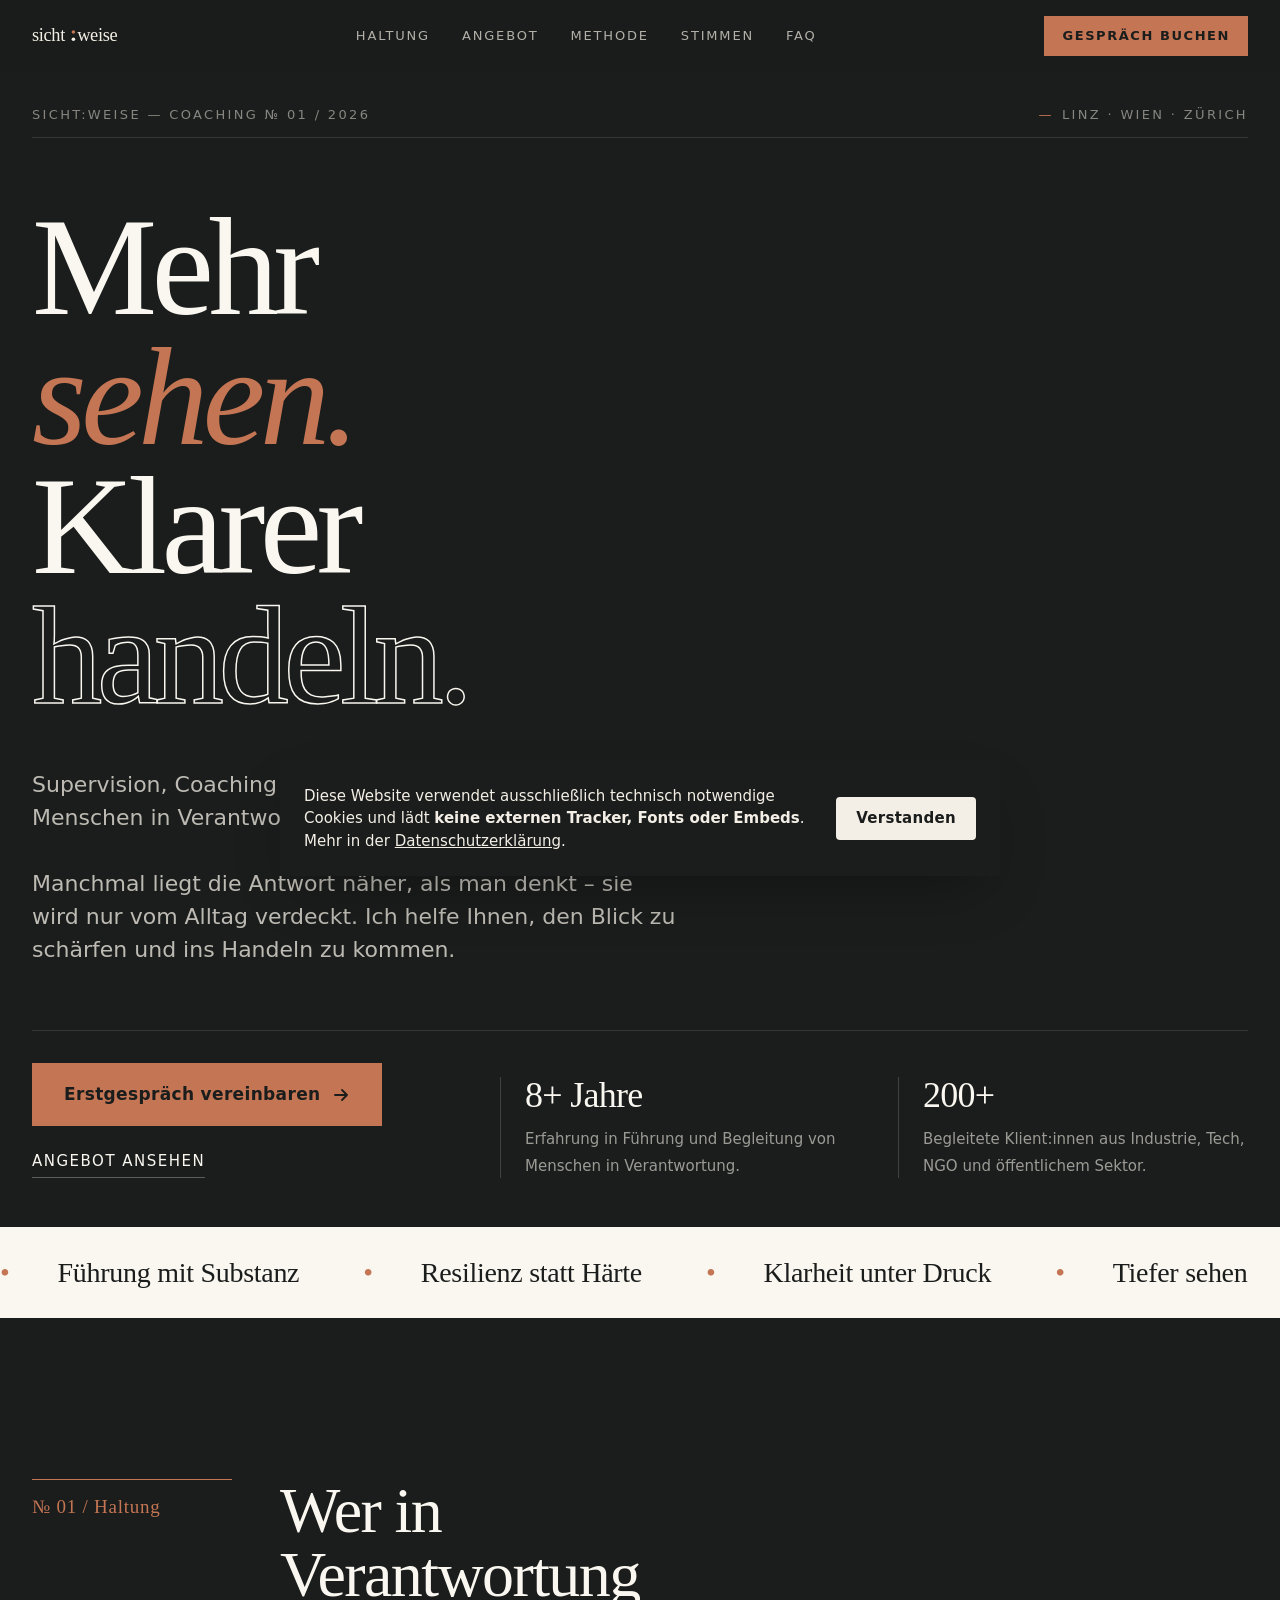
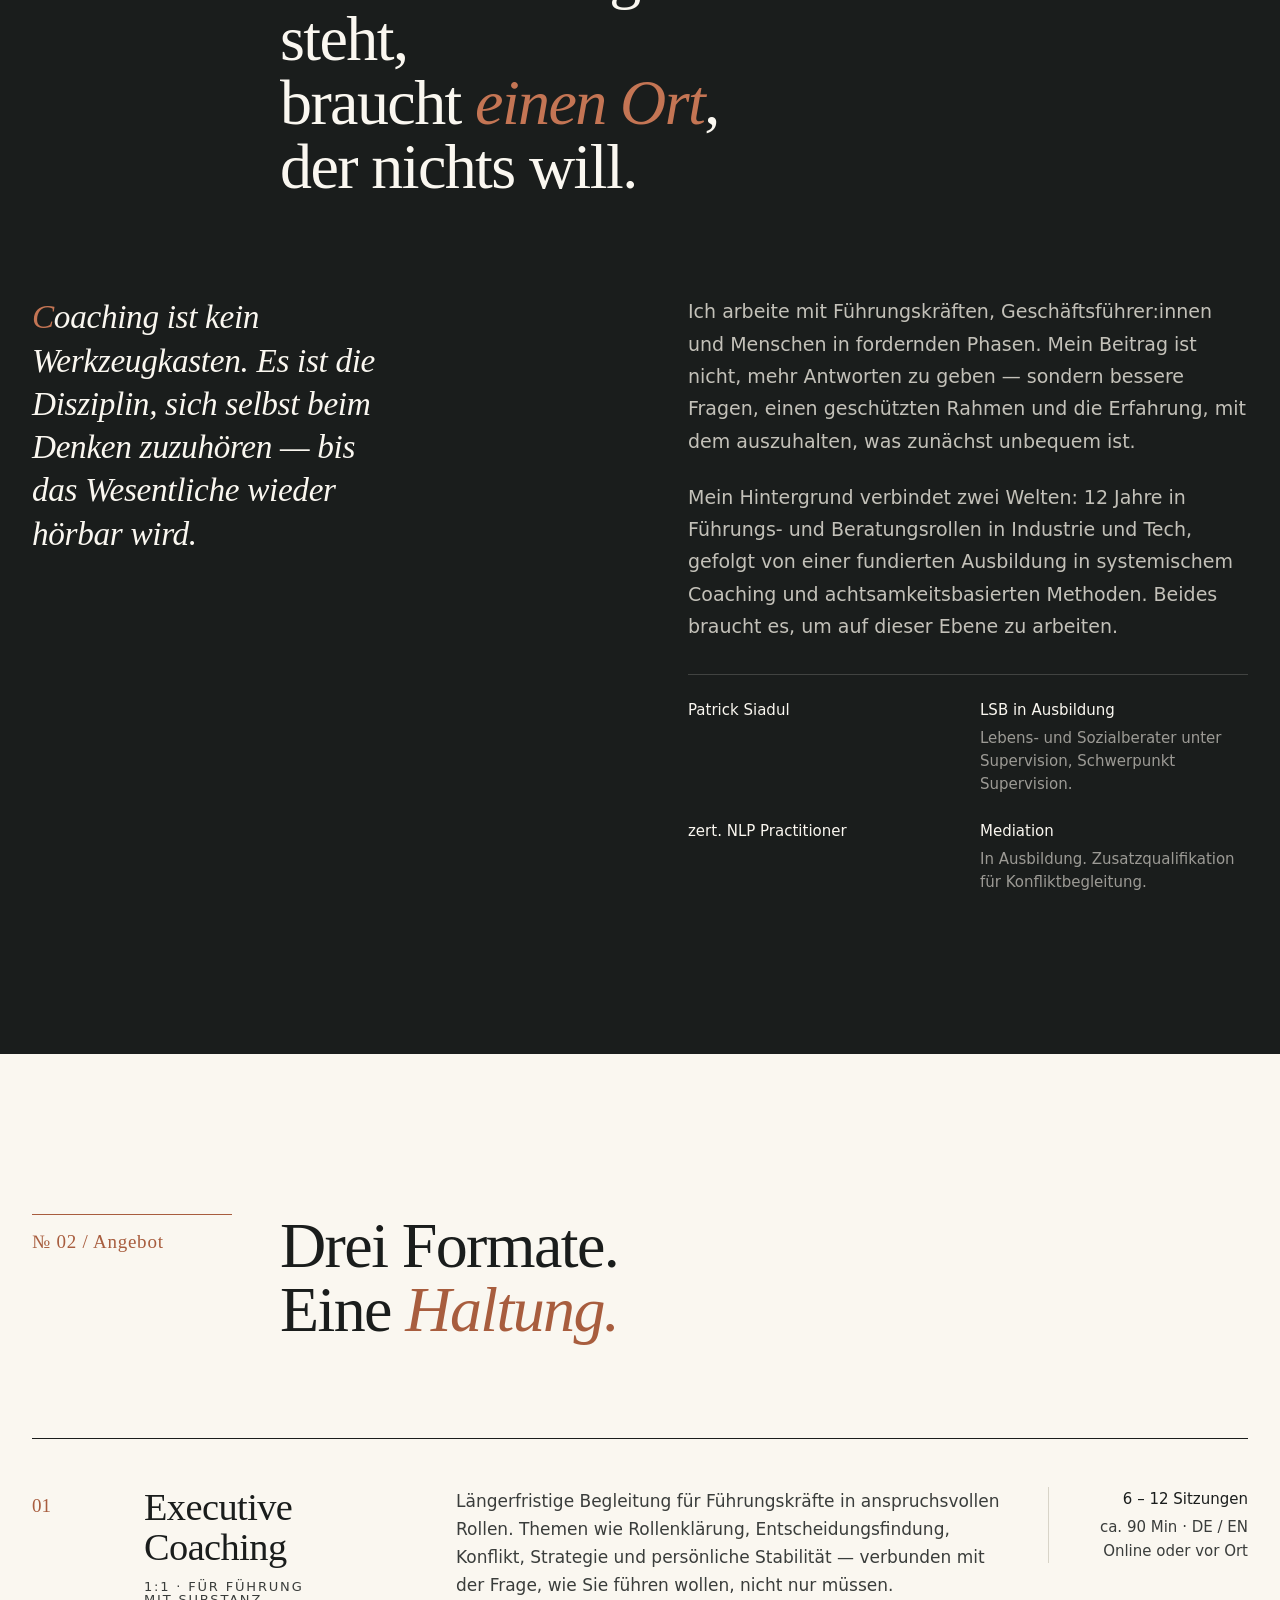
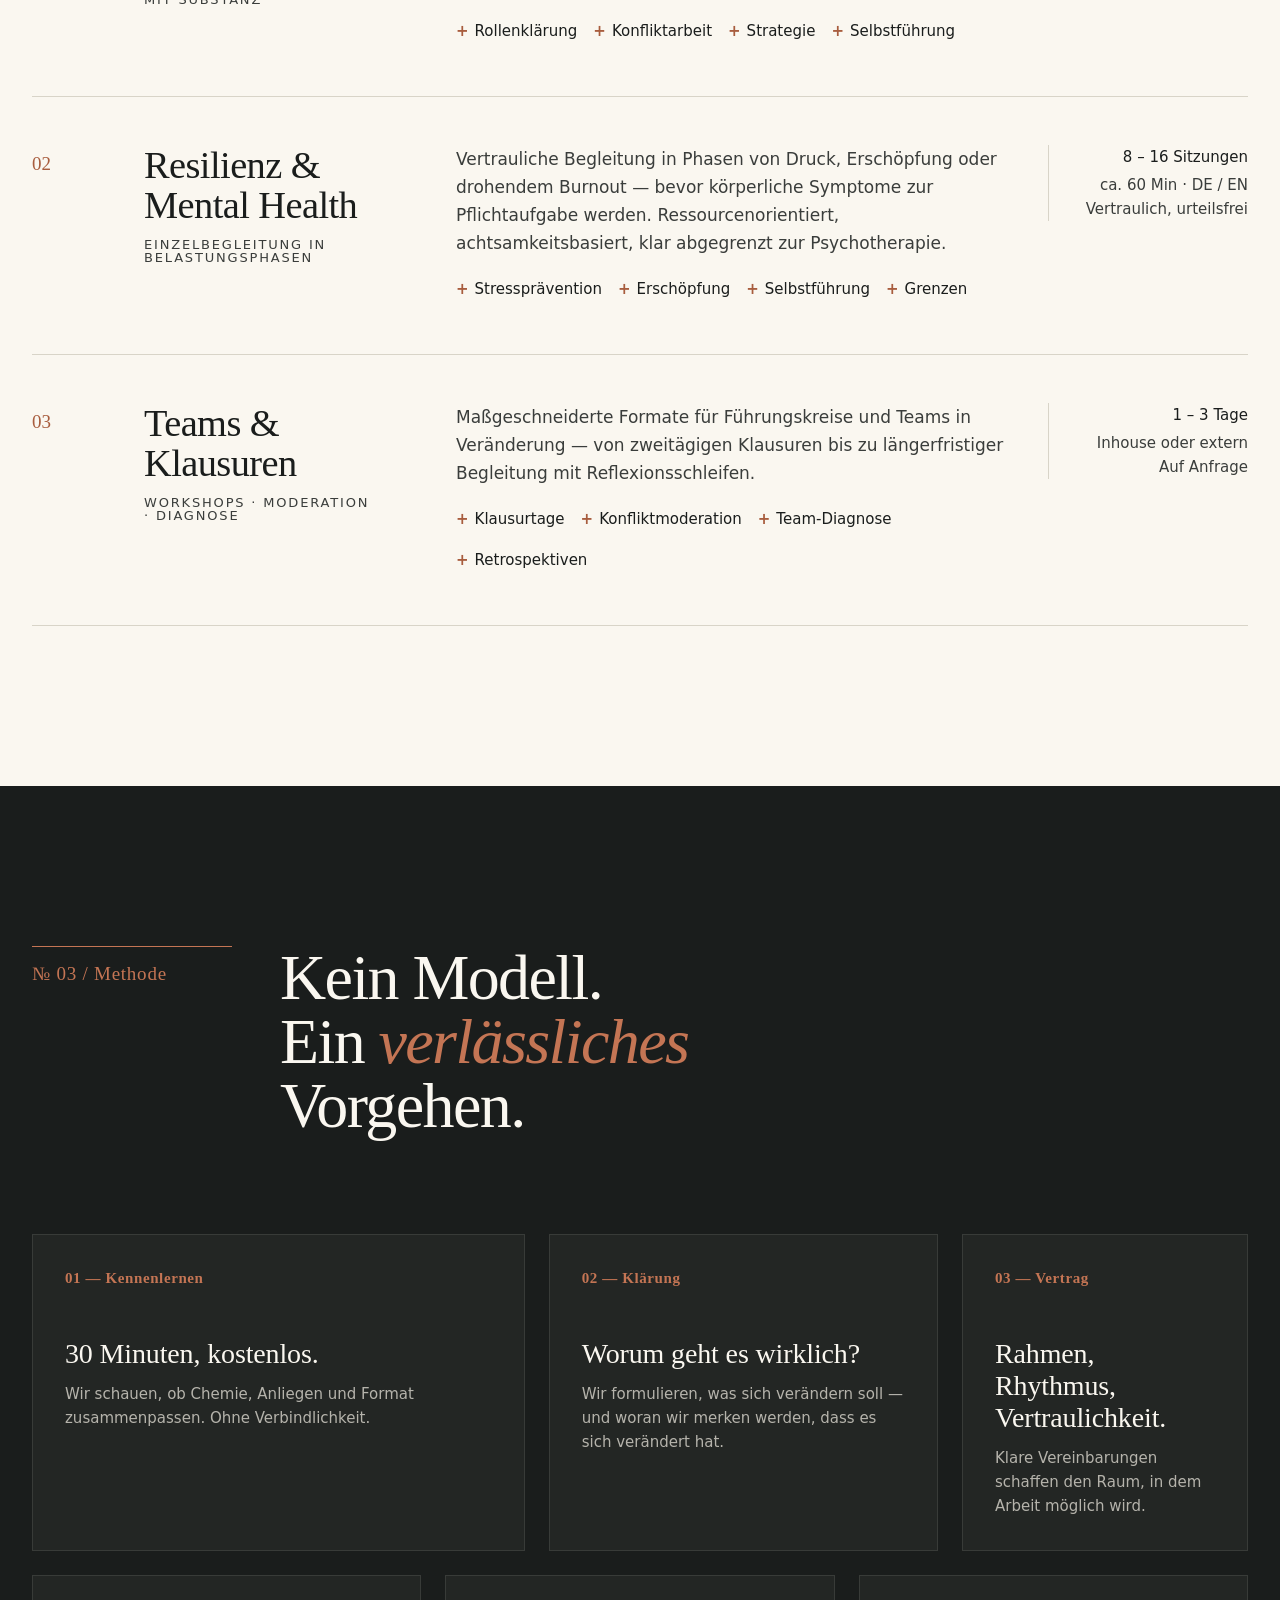
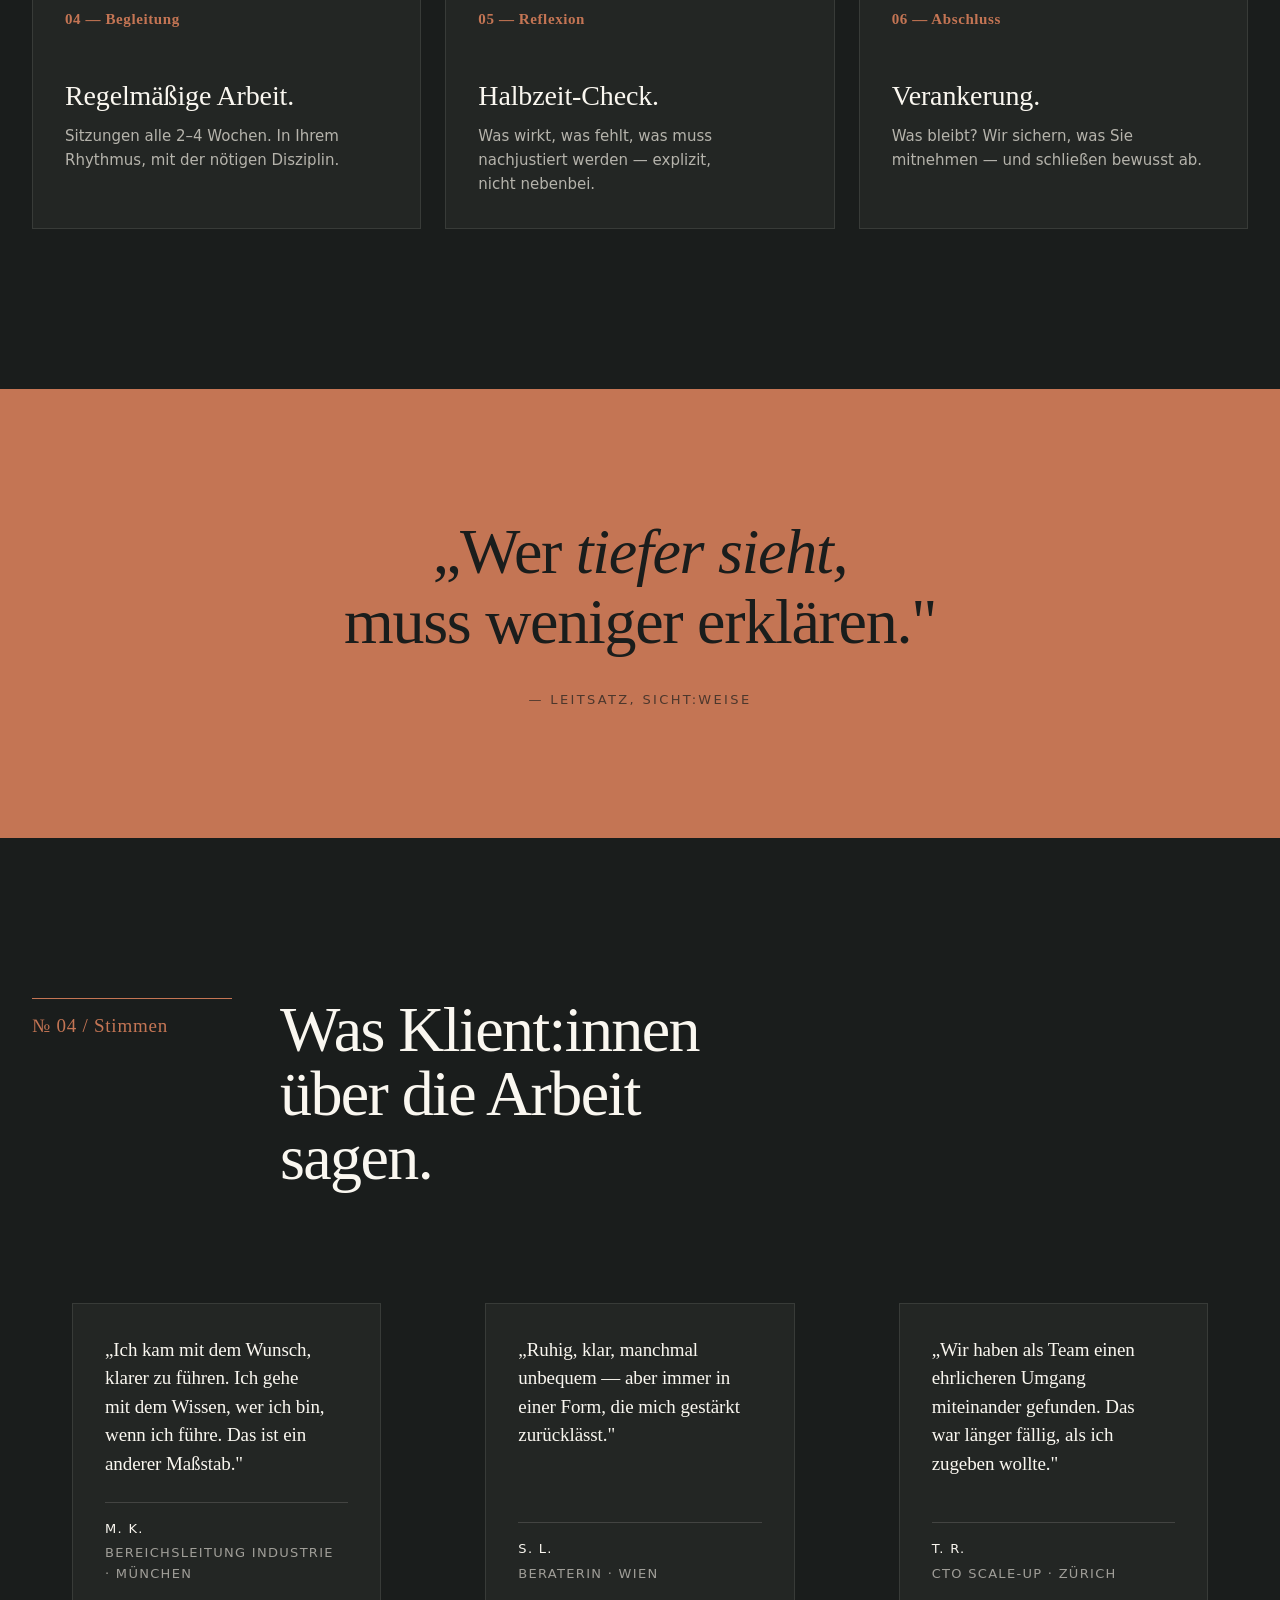
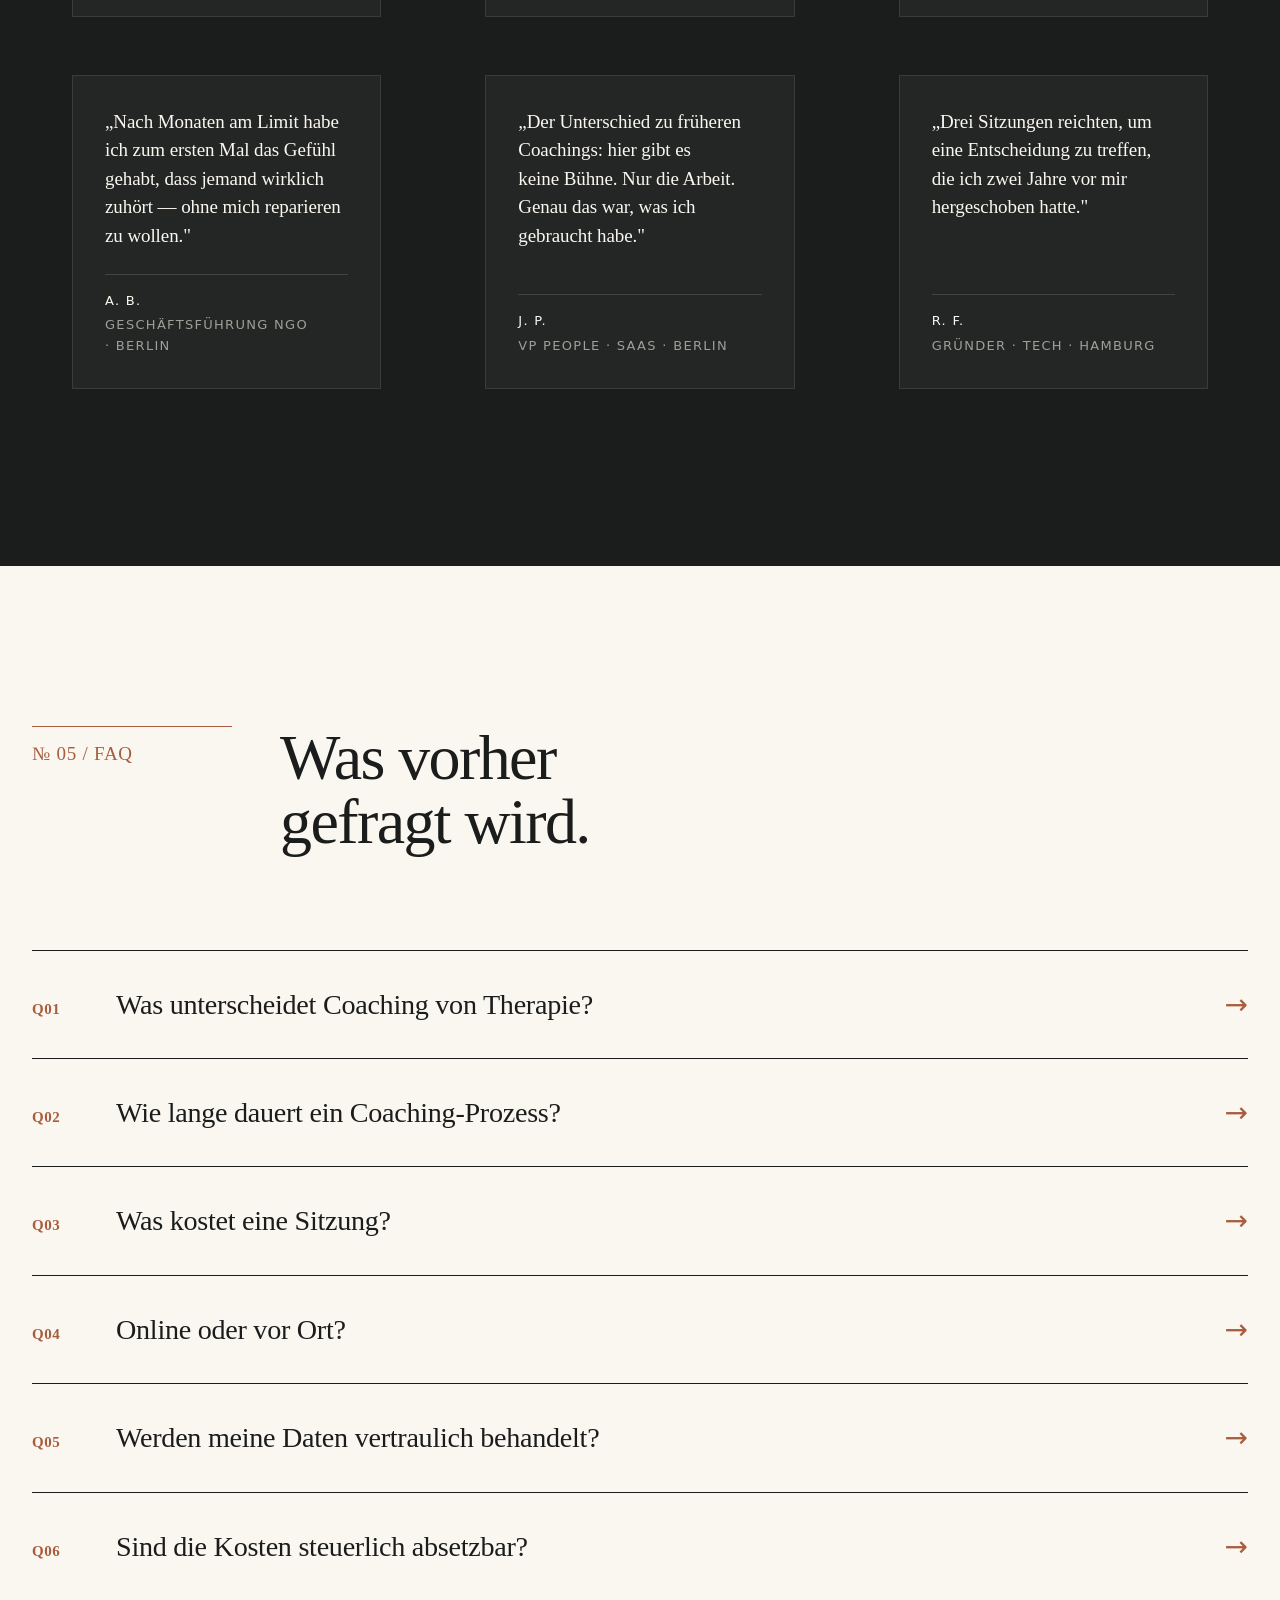
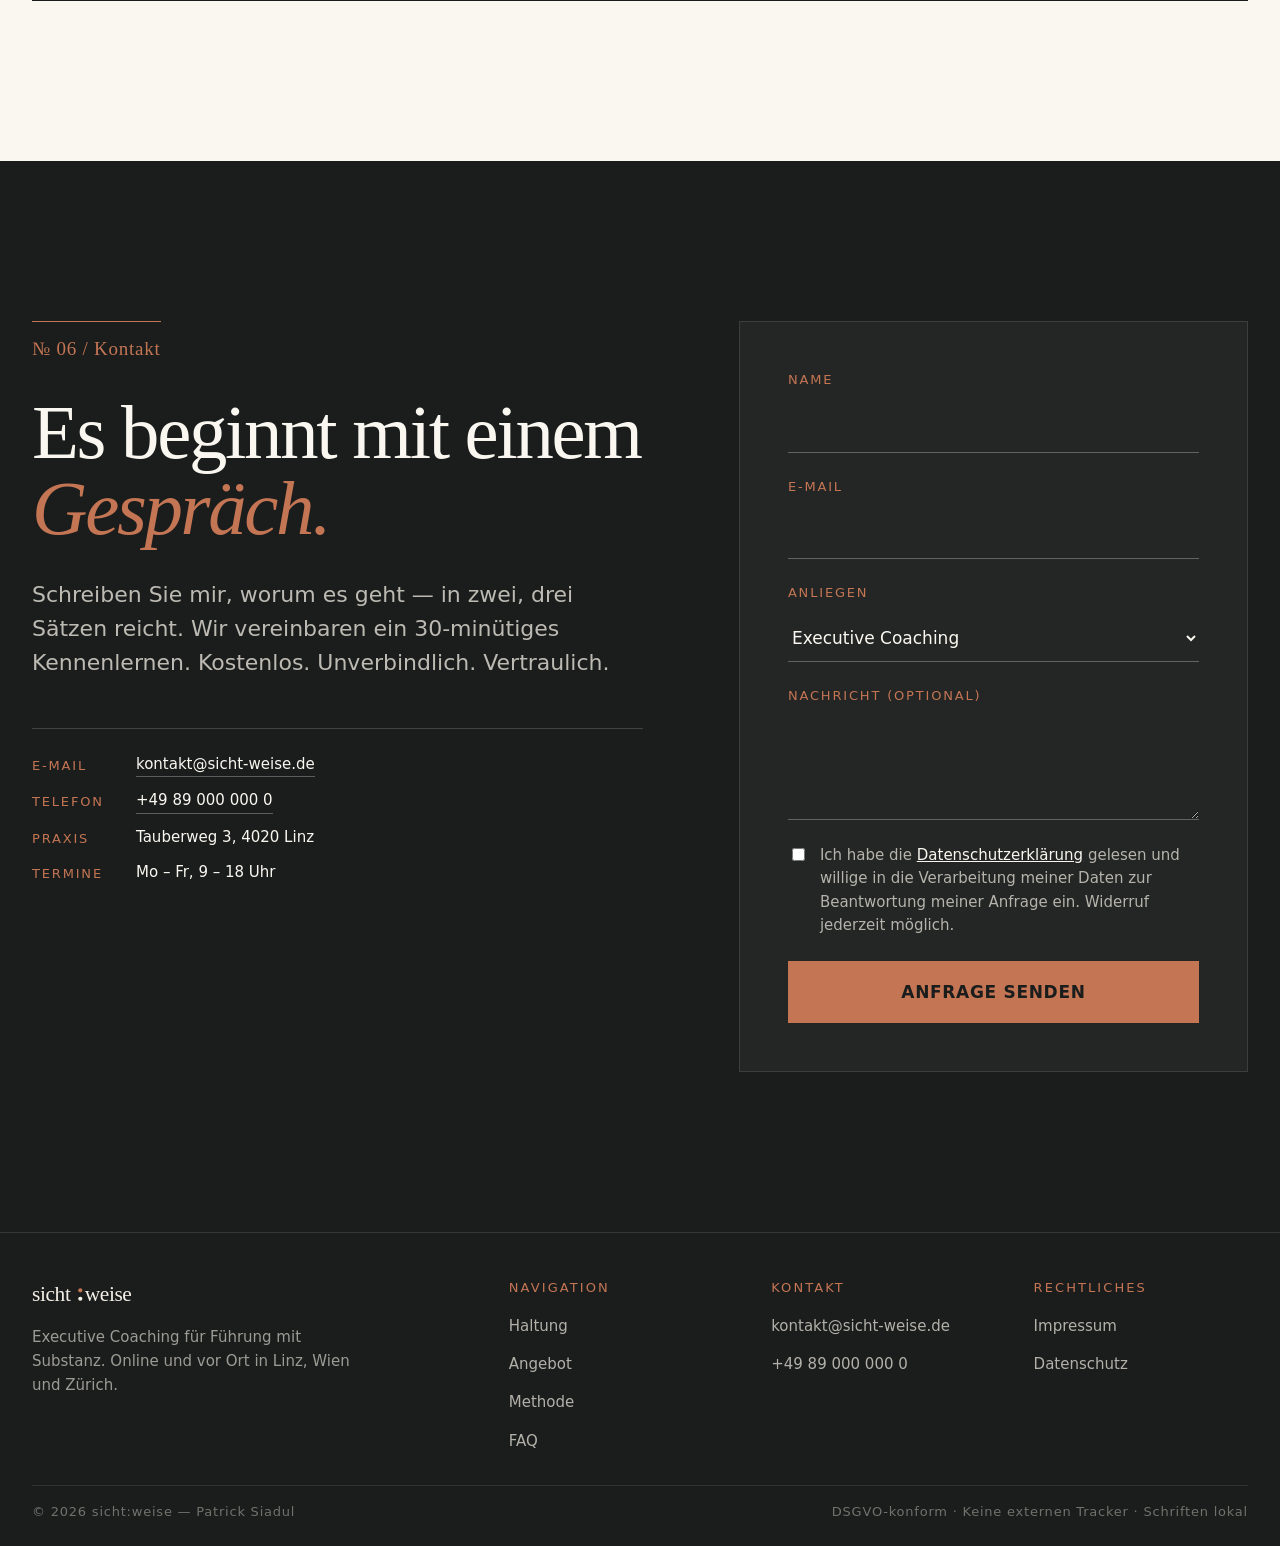
<file: index.html>
<!DOCTYPE html>
<html lang="de">
<head>
<meta charset="UTF-8" />
<meta name="viewport" content="width=device-width, initial-scale=1" />
<title>sicht:weise — Executive Coaching für Führung mit Substanz | Patrick Siadul</title>
<meta name="description" content="sicht:weise — Executive Coaching für Führungskräfte im DACH-Raum. Klarheit, Resilienz und Tiefe für anspruchsvolle Rollen. Linz · Wien · Zürich · Online." />
<meta name="robots" content="index, follow" />
<meta name="author" content="Patrick Siadul" />
<link rel="canonical" href="https://sichtweise.life/" />

<!-- OpenGraph -->
<meta property="og:type" content="website" />
<meta property="og:locale" content="de_DE" />
<meta property="og:site_name" content="sicht:weise" />
<meta property="og:title" content="sicht:weise — Executive Coaching für Führung mit Substanz" />
<meta property="og:description" content="Klarheit, Resilienz und Tiefe für anspruchsvolle Rollen." />
<meta property="og:url" content="https://sichtweise.life/" />
<meta property="og:image" content="https://sichtweise.life/assets/og-image.jpg" />
<meta name="twitter:card" content="summary_large_image" />

<link rel="icon" type="image/svg+xml" href="assets/logo-mark.svg" />
<link rel="alternate" hreflang="de" href="https://sichtweise.life/" />

<script type="application/ld+json">
{
  "@context": "https://schema.org",
  "@type": ["LocalBusiness", "ProfessionalService"],
  "name": "sicht:weise — Executive Coaching",
  "image": "https://sichtweise.life/assets/og-image.jpg",
  "@id": "https://sichtweise.life/",
  "url": "https://sichtweise.life/",
  "telephone": "+49 89 0000000",
  "priceRange": "€€€",
  "address": {
    "@type": "PostalAddress",
    "streetAddress": "Tauberweg 3",
    "addressLocality": "Linz",
    "addressRegion": "Oberösterreich",
    "postalCode": "4020",
    "addressCountry": "AT"
  },
  "areaServed": ["DE", "AT", "CH"],
  "founder": {
    "@type": "Person",
    "name": "Patrick Siadul",
    "jobTitle": "Executive Coach"
  },
  "knowsAbout": [
    "Executive Coaching",
    "Leadership Development",
    "Mental Health Coaching",
    "Burnout-Prävention",
    "Team-Workshops"
  ]
}
</script>

<link rel="stylesheet" href="styles/tokens.css" />
<style>
  /* ── Page base ───────────────────────────────────────── */
  body { background: var(--ink); color: var(--cream); }

  /* ── Nav ─────────────────────────────────────────────── */
  .nav-b {
    position: sticky; top: 0; z-index: 50;
    background: rgba(26,29,28,0.82);
    backdrop-filter: saturate(160%) blur(10px);
    -webkit-backdrop-filter: saturate(160%) blur(10px);
    border-bottom: 1px solid transparent;
    transition: border-color 0.3s;
  }
  .nav-b.is-scrolled { border-color: rgba(244,239,230,0.1); }
  .nav-b__inner {
    max-width: var(--container);
    margin: 0 auto;
    padding: var(--s-4) var(--s-6);
    display: grid;
    grid-template-columns: auto 1fr auto;
    align-items: center;
    gap: var(--s-7);
  }
  .nav-b__logo { height: 24px; width: auto; display: block; }
  .nav-b__links {
    display: flex; gap: var(--s-6); justify-content: center;
    font-size: var(--t-xs);
    text-transform: uppercase;
    letter-spacing: 0.14em;
    color: rgba(244,239,230,0.7);
  }
  .nav-b__links a { text-decoration: none; transition: color 0.2s; }
  .nav-b__links a:hover { color: var(--clay); }
  .nav-b__cta {
    text-decoration: none;
    color: var(--ink); background: var(--clay);
    padding: 10px 18px;
    font-size: var(--t-xs);
    letter-spacing: 0.12em;
    text-transform: uppercase;
    font-weight: 600;
    transition: background 0.2s;
    white-space: nowrap;
  }
  .nav-b__cta:hover { background: #d8825d; }

  /* Mobile nav */
  .nav-b__toggle {
    display: none;
    background: none; border: none;
    color: var(--cream); cursor: pointer;
    padding: var(--s-2);
    margin-left: auto;
  }
  .nav-b__mobile {
    display: none;
    flex-direction: column;
    background: rgba(26,29,28,0.97);
    border-top: 1px solid rgba(244,239,230,0.1);
    padding: var(--s-5) var(--s-6);
    gap: var(--s-4);
  }
  .nav-b__mobile.open { display: flex; }
  .nav-b__mobile a {
    text-decoration: none;
    font-size: var(--t-sm);
    text-transform: uppercase;
    letter-spacing: 0.14em;
    color: rgba(244,239,230,0.8);
    padding: var(--s-2) 0;
    border-bottom: 1px solid rgba(244,239,230,0.08);
    transition: color 0.2s;
  }
  .nav-b__mobile a:last-child { border-bottom: none; }
  .nav-b__mobile a:hover { color: var(--clay); }
  .nav-b__mobile .nav-b__cta {
    margin-top: var(--s-3);
    text-align: center;
    display: block;
    border-bottom: none;
    padding: 12px 18px;
  }

  @media (max-width: 840px) {
    .nav-b__links { display: none; }
    .nav-b__inner { grid-template-columns: auto auto; gap: var(--s-4); }
    .nav-b__cta { display: none; }
    .nav-b__toggle { display: flex; align-items: center; }
  }

  /* ── Hero / Cover ────────────────────────────────────── */
  .cover {
    position: relative;
    min-height: calc(100vh - 57px);
    max-width: var(--container);
    margin: 0 auto;
    padding: var(--s-6) var(--s-6) var(--s-7);
    display: grid;
    grid-template-columns: 1fr;
    grid-template-rows: auto 1fr auto;
    overflow: hidden;
  }
  .cover__top {
    display: flex; justify-content: space-between;
    font-size: var(--t-xs);
    letter-spacing: 0.18em;
    text-transform: uppercase;
    color: rgba(244,239,230,0.5);
    border-bottom: 1px solid rgba(244,239,230,0.12);
    padding-bottom: var(--s-3);
  }
  .cover__top span:last-child::before {
    content: "—"; margin-right: var(--s-2); color: var(--clay);
  }
  .cover__main {
    display: grid;
    grid-template-columns: 1fr;
    align-content: center;
    padding: var(--s-8) 0;
  }
  .cover__h1 {
    font-family: var(--serif);
    font-weight: 400;
    font-size: clamp(64px, 11vw, 180px);
    line-height: 0.92;
    letter-spacing: -0.04em;
    color: var(--paper);
    max-width: 14ch;
  }
  .cover__h1 .l-italic { font-style: italic; color: var(--clay); display: inline-block; }
  .cover__h1 .l-outline {
    color: transparent;
    -webkit-text-stroke: 1.5px var(--paper);
    text-stroke: 1.5px var(--paper);
  }
  .cover__lede {
    margin-top: var(--s-7);
    max-width: 46ch;
    font-size: var(--t-lg);
    line-height: 1.5;
    color: rgba(244,239,230,0.75);
  }
  .cover__bottom {
    display: grid;
    grid-template-columns: 1.2fr 1fr 1fr;
    gap: var(--s-7);
    align-items: end;
    padding-top: var(--s-6);
    border-top: 1px solid rgba(244,239,230,0.12);
  }
  .cover__cta-row {
    display: flex; gap: var(--s-5); align-items: center; flex-wrap: wrap;
  }
  .btn-clay {
    text-decoration: none;
    padding: 18px 32px;
    background: var(--clay);
    color: var(--ink);
    font-size: var(--t-base);
    font-weight: 600;
    letter-spacing: 0.02em;
    display: inline-flex; align-items: center; gap: var(--s-3);
    transition: background 0.2s;
  }
  .btn-clay:hover { background: #d8825d; }
  .btn-link-b {
    text-decoration: none;
    color: var(--paper);
    font-size: var(--t-sm);
    letter-spacing: 0.1em;
    text-transform: uppercase;
    border-bottom: 1px solid rgba(244,239,230,0.3);
    padding-bottom: 4px;
    transition: border-color 0.2s, color 0.2s;
  }
  .btn-link-b:hover { color: var(--clay); border-color: var(--clay); }
  .cover__factoid {
    border-left: 1px solid rgba(244,239,230,0.18);
    padding-left: var(--s-5);
  }
  .cover__factoid b {
    display: block;
    font-family: var(--serif);
    font-weight: 400;
    font-size: var(--t-2xl);
    line-height: 1;
    color: var(--paper);
    letter-spacing: -0.02em;
    margin-bottom: var(--s-3);
  }
  .cover__factoid span {
    font-size: var(--t-sm);
    color: rgba(244,239,230,0.6);
    line-height: 1.5;
  }
  @media (max-width: 960px) {
    .cover__bottom { grid-template-columns: 1fr; gap: var(--s-5); }
    .cover__h1 { font-size: clamp(56px, 14vw, 110px); }
    .cover__factoid { border-left: none; border-top: 1px solid rgba(244,239,230,0.18); padding-left: 0; padding-top: var(--s-4); }
  }
  @media (max-width: 480px) {
    .cover { padding-inline: var(--s-5); }
    .cover__top { flex-direction: column; gap: var(--s-2); }
    .cover__top span:last-child::before { display: none; }
  }

  /* ── Marquee strip ───────────────────────────────────── */
  .marquee {
    background: var(--paper); color: var(--ink);
    padding: var(--s-5) 0;
    overflow: hidden;
    border-top: 1px solid var(--ink);
    border-bottom: 1px solid var(--ink);
  }
  .marquee__inner {
    display: flex; gap: var(--s-8);
    animation: marquee 40s linear infinite;
    white-space: nowrap;
    width: max-content;
  }
  .marquee span {
    font-family: var(--serif);
    font-size: var(--t-xl);
    letter-spacing: -0.01em;
  }
  .marquee span::before {
    content: "•"; color: var(--clay);
    margin-right: var(--s-7);
  }
  @keyframes marquee { to { transform: translateX(-50%); } }
  @media (prefers-reduced-motion: reduce) {
    .marquee__inner { animation: none; }
  }

  /* ── Section base ────────────────────────────────────── */
  .sec-b { padding: var(--s-11) var(--s-6); position: relative; }
  .sec-b__inner { max-width: var(--container); margin: 0 auto; }
  .sec-b__head {
    display: grid;
    grid-template-columns: 200px 1fr;
    gap: var(--s-7);
    margin-bottom: var(--s-9);
    align-items: start;
  }
  .sec-b__num {
    font-family: var(--serif);
    font-size: var(--t-md);
    color: var(--clay);
    letter-spacing: 0.04em;
    padding-top: 12px;
    border-top: 1px solid var(--clay);
    align-self: start;
  }
  .sec-b__title {
    font-family: var(--serif);
    font-weight: 400;
    font-size: clamp(40px, 5vw, 80px);
    line-height: 1.0;
    letter-spacing: -0.025em;
    color: var(--paper);
    max-width: 14ch;
  }
  .sec-b__title em { font-style: italic; color: var(--clay); }
  @media (max-width: 760px) {
    .sec-b__head { grid-template-columns: 1fr; gap: var(--s-4); }
    .sec-b { padding-inline: var(--s-5); }
  }

  /* ── Manifesto / Haltung ─────────────────────────────── */
  .manifesto__grid {
    display: grid;
    grid-template-columns: 1fr 1fr;
    gap: var(--s-9);
  }
  .manifesto__lead {
    font-family: var(--serif);
    font-style: italic;
    font-size: clamp(24px, 2.6vw, 36px);
    line-height: 1.3;
    color: var(--paper);
    letter-spacing: -0.01em;
    max-width: 22ch;
  }
  .manifesto__lead::first-letter { color: var(--clay); }
  .manifesto__body p {
    font-size: var(--t-md);
    line-height: 1.7;
    color: rgba(244,239,230,0.78);
    margin-bottom: var(--s-5);
    max-width: 54ch;
  }
  .manifesto__sig {
    margin-top: var(--s-6);
    padding-top: var(--s-5);
    border-top: 1px solid rgba(244,239,230,0.18);
    display: grid;
    grid-template-columns: 1fr 1fr;
    gap: var(--s-5);
    font-size: var(--t-sm);
    color: rgba(244,239,230,0.6);
  }
  .manifesto__sig strong {
    display: block;
    color: var(--paper);
    font-weight: 500;
    margin-bottom: 4px;
  }
  @media (max-width: 880px) {
    .manifesto__grid { grid-template-columns: 1fr; }
    .manifesto__sig { grid-template-columns: 1fr; }
  }

  /* ── Offer / Angebot ─────────────────────────────────── */
  .offer { background: var(--paper); color: var(--ink); }
  .offer .sec-b__title { color: var(--ink); }
  .offer .sec-b__title em { color: var(--clay-deep); }
  .offer .sec-b__num { color: var(--clay-deep); border-top-color: var(--clay-deep); }
  .offer__list {
    display: flex; flex-direction: column;
    border-top: 1px solid var(--ink);
  }
  .offer__item {
    display: grid;
    grid-template-columns: 80px 280px 1fr 200px;
    gap: var(--s-6);
    padding: var(--s-7) 0;
    border-bottom: 1px solid var(--line);
    align-items: start;
    transition: padding 0.3s;
  }
  .offer__item:hover { padding-left: var(--s-4); }
  .offer__num {
    font-family: var(--serif);
    font-size: var(--t-md);
    color: var(--clay-deep);
    padding-top: 4px;
  }
  .offer__heading {
    font-family: var(--serif);
    font-size: clamp(28px, 3vw, 44px);
    line-height: 1.05;
    color: var(--ink);
    font-weight: 400;
    letter-spacing: -0.015em;
  }
  .offer__heading small {
    display: block;
    font-family: var(--sans);
    font-size: var(--t-xs);
    color: var(--ink-soft);
    letter-spacing: 0.14em;
    text-transform: uppercase;
    margin-top: var(--s-3);
    font-weight: 500;
  }
  .offer__body {
    font-size: var(--t-base);
    line-height: 1.65;
    color: var(--ink-soft);
    max-width: 56ch;
  }
  .offer__body p { margin-bottom: 0; }
  .offer__body ul {
    margin-top: var(--s-4);
    display: flex; flex-wrap: wrap; gap: var(--s-2) var(--s-4);
    font-size: var(--t-sm);
  }
  .offer__body ul li { color: var(--ink); padding: 4px 0; }
  .offer__body ul li::before {
    content: "+"; color: var(--clay-deep); margin-right: 6px; font-weight: 600;
  }
  .offer__meta {
    text-align: right;
    font-size: var(--t-sm);
    color: var(--ink-soft);
    border-left: 1px solid var(--line);
    padding-left: var(--s-5);
    line-height: 1.6;
  }
  .offer__meta strong {
    display: block;
    color: var(--ink);
    font-weight: 500;
    margin-bottom: 4px;
  }
  @media (max-width: 1000px) {
    .offer__item { grid-template-columns: 60px 1fr; }
    .offer__heading { grid-column: 2; }
    .offer__body { grid-column: 2; }
    .offer__meta {
      grid-column: 2; text-align: left;
      border-left: 0; padding-left: 0;
      padding-top: var(--s-3); border-top: 1px solid var(--line);
    }
  }

  /* ── Method / Methode ────────────────────────────────── */
  .method__grid {
    display: grid;
    grid-template-columns: repeat(12, 1fr);
    gap: var(--s-5);
    margin-top: var(--s-6);
  }
  .method__step {
    padding: var(--s-6);
    background: rgba(244,239,230,0.04);
    border: 1px solid rgba(244,239,230,0.1);
    position: relative;
    transition: border-color 0.3s, background 0.3s;
  }
  .method__step:hover {
    border-color: var(--clay);
    background: rgba(196,117,84,0.06);
  }
  .method__step:nth-child(1) { grid-column: span 5; min-height: 280px; }
  .method__step:nth-child(2) { grid-column: span 4; min-height: 240px; }
  .method__step:nth-child(3) { grid-column: span 3; min-height: 240px; }
  .method__step:nth-child(4) { grid-column: span 4; }
  .method__step:nth-child(5) { grid-column: span 4; }
  .method__step:nth-child(6) { grid-column: span 4; }
  .method__step b {
    font-family: var(--serif);
    font-size: var(--t-sm);
    color: var(--clay);
    display: block;
    margin-bottom: var(--s-7);
    letter-spacing: 0.04em;
  }
  .method__step h3 {
    font-family: var(--serif);
    font-weight: 400;
    font-size: var(--t-xl);
    line-height: 1.15;
    color: var(--paper);
    margin-bottom: var(--s-3);
    letter-spacing: -0.005em;
  }
  .method__step p {
    font-size: var(--t-sm);
    line-height: 1.6;
    color: rgba(244,239,230,0.7);
  }
  @media (max-width: 880px) {
    .method__grid { grid-template-columns: 1fr; }
    .method__step { grid-column: span 12 !important; min-height: auto !important; }
  }

  /* ── Pull quote ──────────────────────────────────────── */
  .pull {
    background: var(--clay); color: var(--ink);
    padding: var(--s-10) var(--s-6);
    text-align: center;
  }
  .pull__inner { max-width: 1100px; margin: 0 auto; }
  .pull__q {
    font-family: var(--serif);
    font-size: clamp(36px, 5vw, 76px);
    line-height: 1.1;
    letter-spacing: -0.02em;
    color: var(--ink);
    font-weight: 400;
  }
  .pull__q em { font-style: italic; }
  .pull__attr {
    margin-top: var(--s-6);
    font-size: var(--t-xs);
    letter-spacing: 0.18em;
    text-transform: uppercase;
    color: var(--ink);
    opacity: 0.7;
  }

  /* ── Voices / Stimmen ────────────────────────────────── */
  .voices__grid {
    display: grid;
    grid-template-columns: repeat(3, 1fr);
    gap: var(--s-5);
    margin-top: var(--s-6);
  }
  .voice {
    padding: var(--s-6);
    background: rgba(244,239,230,0.04);
    border: 1px solid rgba(244,239,230,0.1);
    display: flex; flex-direction: column;
  }
  .voice__q {
    font-family: var(--serif);
    font-size: var(--t-md);
    line-height: 1.5;
    color: var(--paper);
    margin-bottom: var(--s-5);
    flex: 1;
    letter-spacing: -0.005em;
  }
  .voice__attr {
    padding-top: var(--s-4);
    border-top: 1px solid rgba(244,239,230,0.15);
    font-size: var(--t-xs);
    letter-spacing: 0.1em;
    text-transform: uppercase;
    color: rgba(244,239,230,0.6);
  }
  .voice__attr strong { display: block; color: var(--paper); margin-bottom: 4px; font-weight: 500; }
  @media (max-width: 880px) {
    .voices__grid { grid-template-columns: 1fr; }
  }

  /* ── FAQ ─────────────────────────────────────────────── */
  .faq-b { background: var(--paper); color: var(--ink); }
  .faq-b .sec-b__title { color: var(--ink); }
  .faq-b .sec-b__title em { color: var(--clay-deep); }
  .faq-b .sec-b__num { color: var(--clay-deep); border-top-color: var(--clay-deep); }
  .faq-b__list { margin-top: var(--s-5); }
  .faq-b__item { border-top: 1px solid var(--ink); }
  .faq-b__item:last-child { border-bottom: 1px solid var(--ink); }
  .faq-b__item summary {
    list-style: none;
    cursor: pointer;
    padding: var(--s-6) 0;
    display: grid;
    grid-template-columns: 60px 1fr 40px;
    gap: var(--s-5);
    align-items: baseline;
    user-select: none;
  }
  .faq-b__item summary::-webkit-details-marker { display: none; }
  .faq-b__item summary > b {
    font-family: var(--serif);
    font-size: var(--t-sm);
    color: var(--clay-deep);
    letter-spacing: 0.04em;
  }
  .faq-b__item summary > span {
    font-family: var(--serif);
    font-size: clamp(22px, 2.2vw, 32px);
    color: var(--ink);
    line-height: 1.2;
    font-weight: 400;
    letter-spacing: -0.01em;
  }
  .faq-b__item summary::after {
    content: "→";
    color: var(--clay-deep);
    font-size: var(--t-xl);
    transition: transform 0.3s;
    text-align: right;
    display: block;
  }
  .faq-b__item[open] summary::after { transform: rotate(90deg); }
  .faq-b__answer {
    padding: 0 0 var(--s-7) 80px;
    font-size: var(--t-base);
    line-height: 1.7;
    color: var(--ink-soft);
    max-width: 70ch;
  }
  .faq-b__answer a { color: var(--clay-deep); }
  @media (max-width: 720px) {
    .faq-b__item summary { grid-template-columns: 40px 1fr 30px; gap: var(--s-3); }
    .faq-b__answer { padding-left: 50px; }
  }

  /* ── Contact ─────────────────────────────────────────── */
  .contact-b { padding: var(--s-11) var(--s-6); }
  .contact-b__inner {
    max-width: var(--container);
    margin: 0 auto;
    display: grid;
    grid-template-columns: 1.2fr 1fr;
    gap: var(--s-9);
  }
  .contact-b__copy h2 {
    font-family: var(--serif);
    font-weight: 400;
    font-size: clamp(48px, 6vw, 96px);
    line-height: 0.98;
    color: var(--paper);
    letter-spacing: -0.03em;
    margin-bottom: var(--s-6);
  }
  .contact-b__copy h2 em { font-style: italic; color: var(--clay); }
  .contact-b__copy > p {
    font-size: var(--t-lg);
    line-height: 1.55;
    color: rgba(244,239,230,0.75);
    margin-bottom: var(--s-7);
    max-width: 44ch;
  }
  .contact-b__direct {
    display: flex; flex-direction: column; gap: var(--s-3);
    padding-top: var(--s-5);
    border-top: 1px solid rgba(244,239,230,0.18);
    font-size: var(--t-sm);
  }
  .contact-b__direct > div { display: flex; gap: var(--s-5); }
  .contact-b__direct span:first-child {
    color: var(--clay);
    text-transform: uppercase;
    letter-spacing: 0.14em;
    font-size: var(--t-xs);
    width: 80px; flex-shrink: 0;
    padding-top: 3px;
  }
  .contact-b__direct a {
    color: var(--paper); text-decoration: none;
    border-bottom: 1px solid rgba(244,239,230,0.3);
  }
  .contact-b__direct a:hover { color: var(--clay); border-color: var(--clay); }
  .form-b {
    background: rgba(244,239,230,0.04);
    border: 1px solid rgba(244,239,230,0.12);
    padding: var(--s-7);
  }
  .form-b__row {
    margin-bottom: var(--s-5);
    display: flex; flex-direction: column;
  }
  .form-b__row label {
    font-size: var(--t-xs);
    letter-spacing: 0.14em;
    text-transform: uppercase;
    color: var(--clay);
    margin-bottom: var(--s-3);
  }
  .form-b__row input,
  .form-b__row select,
  .form-b__row textarea {
    font: 400 var(--t-base)/1.5 var(--sans);
    color: var(--paper);
    background: transparent;
    border: none;
    border-bottom: 1px solid rgba(244,239,230,0.3);
    padding: var(--s-3) 0;
    border-radius: 0;
    transition: border-color 0.2s;
    width: 100%;
  }
  .form-b__row select { color: var(--paper); }
  .form-b__row select option { background: var(--ink); color: var(--paper); }
  .form-b__row input:focus,
  .form-b__row select:focus,
  .form-b__row textarea:focus { outline: none; border-color: var(--clay); }
  .form-b__row textarea { resize: vertical; min-height: 100px; font-family: var(--sans); }
  .form-b__consent {
    display: flex; gap: var(--s-3); align-items: flex-start;
    margin: var(--s-5) 0;
    font-size: var(--t-sm);
    color: rgba(244,239,230,0.7);
    line-height: 1.55;
  }
  .form-b__consent input { margin-top: 4px; accent-color: var(--clay); flex-shrink: 0; }
  .form-b__consent a { color: var(--paper); }
  .form-b__submit {
    width: 100%;
    padding: 18px 24px;
    background: var(--clay);
    color: var(--ink);
    border: none;
    font-size: var(--t-base);
    font-weight: 600;
    letter-spacing: 0.04em;
    text-transform: uppercase;
    cursor: pointer;
    transition: background 0.2s;
  }
  .form-b__submit:hover { background: #d8825d; }
  @media (max-width: 960px) {
    .contact-b__inner { grid-template-columns: 1fr; gap: var(--s-7); }
    .contact-b { padding-inline: var(--s-5); }
  }

  /* ── Footer ──────────────────────────────────────────── */
  .footer-b {
    border-top: 1px solid rgba(244,239,230,0.12);
    padding: var(--s-7) var(--s-6) var(--s-5);
  }
  .footer-b__inner {
    max-width: var(--container);
    margin: 0 auto;
    display: grid;
    grid-template-columns: 2fr 1fr 1fr 1fr;
    gap: var(--s-7);
    padding-bottom: var(--s-6);
    border-bottom: 1px solid rgba(244,239,230,0.1);
  }
  .footer-b__brand img { height: 28px; width: auto; margin-bottom: var(--s-4); }
  .footer-b__brand p {
    font-size: var(--t-sm); line-height: 1.6;
    color: rgba(244,239,230,0.6); max-width: 320px;
  }
  .footer-b__col h4 {
    color: var(--clay);
    font-size: var(--t-xs);
    letter-spacing: 0.16em;
    text-transform: uppercase;
    margin-bottom: var(--s-4);
    font-weight: 500;
  }
  .footer-b__col ul { display: flex; flex-direction: column; gap: var(--s-3); }
  .footer-b__col a {
    color: rgba(244,239,230,0.7);
    text-decoration: none;
    font-size: var(--t-sm);
    transition: color 0.2s;
  }
  .footer-b__col a:hover { color: var(--paper); }
  .footer-b__bottom {
    max-width: var(--container); margin: 0 auto;
    padding-top: var(--s-4);
    display: flex; justify-content: space-between; flex-wrap: wrap; gap: var(--s-4);
    font-size: var(--t-xs);
    color: rgba(244,239,230,0.4);
    letter-spacing: 0.06em;
  }
  @media (max-width: 720px) {
    .footer-b__inner { grid-template-columns: 1fr 1fr; }
    .footer-b { padding-inline: var(--s-5); }
  }
  @media (max-width: 480px) {
    .footer-b__inner { grid-template-columns: 1fr; }
  }
</style>
</head>

<body>
<a class="skip-link" href="#main">Zum Hauptinhalt springen</a>

<!-- ═══ Navigation ═══════════════════════════════════════ -->
<header class="nav-b" id="nav">
  <div class="nav-b__inner">
    <a href="#" aria-label="sicht:weise Startseite">
      <img class="nav-b__logo" src="assets/logo-light.svg" alt="sicht:weise" width="120" height="24" />
    </a>
    <nav class="nav-b__links" aria-label="Hauptnavigation">
      <a href="#manifesto">Haltung</a>
      <a href="#offer">Angebot</a>
      <a href="#method">Methode</a>
      <a href="#voices">Stimmen</a>
      <a href="#faq">FAQ</a>
    </nav>
    <a class="nav-b__cta" href="#contact">Gespräch buchen</a>
    <button class="nav-b__toggle" id="navToggle" aria-expanded="false" aria-controls="navMobile" aria-label="Menü öffnen">
      <svg width="22" height="22" viewBox="0 0 22 22" fill="none" stroke="currentColor" stroke-width="1.8" stroke-linecap="round" id="menuIcon">
        <line x1="2" y1="5" x2="20" y2="5"/>
        <line x1="2" y1="11" x2="20" y2="11"/>
        <line x1="2" y1="17" x2="20" y2="17"/>
      </svg>
    </button>
  </div>
  <nav class="nav-b__mobile" id="navMobile" aria-label="Mobile Navigation">
    <a href="#manifesto">Haltung</a>
    <a href="#offer">Angebot</a>
    <a href="#method">Methode</a>
    <a href="#voices">Stimmen</a>
    <a href="#faq">FAQ</a>
    <a href="#contact" class="nav-b__cta">Gespräch buchen</a>
  </nav>
</header>

<main id="main">

  <!-- ═══ Hero / Cover ═════════════════════════════════════ -->
  <section class="cover" aria-labelledby="cover-title">
    <div class="cover__top">
      <span>sicht:weise — Coaching № 01 / 2026</span>
      <span>Linz · Wien · Zürich</span>
    </div>

    <div class="cover__main">
      <h1 class="cover__h1" id="cover-title">
        Mehr<br />
        <span class="l-italic">sehen.</span><br />
        Klarer<br />
        <span class="l-outline">handeln.</span>
      </h1>
      <p class="cover__lede">
        Supervision, Coaching &amp; Beratung für Führungskräfte und Menschen in Verantwortung.<br /><br />
        Manchmal liegt die Antwort näher, als man denkt – sie wird nur vom Alltag verdeckt.
        Ich helfe Ihnen, den Blick zu schärfen und ins Handeln zu kommen.
      </p>
    </div>

    <div class="cover__bottom">
      <div class="cover__cta-row">
        <a class="btn-clay" href="#contact">
          Erstgespräch vereinbaren
          <svg width="18" height="18" viewBox="0 0 18 18" fill="none" stroke="currentColor" stroke-width="1.8" aria-hidden="true">
            <path d="M3 9h12M10 4l5 5-5 5" stroke-linecap="round" stroke-linejoin="round"/>
          </svg>
        </a>
        <a class="btn-link-b" href="#offer">Angebot ansehen</a>
      </div>
      <div class="cover__factoid">
        <b>8+ Jahre</b>
        <span>Erfahrung in Führung und Begleitung von Menschen in Verantwortung.</span>
      </div>
      <div class="cover__factoid">
        <b>200+</b>
        <span>Begleitete Klient:innen aus Industrie, Tech, NGO und öffentlichem Sektor.</span>
      </div>
    </div>
  </section>

  <!-- ═══ Marquee ══════════════════════════════════════════ -->
  <div class="marquee" aria-hidden="true">
    <div class="marquee__inner">
      <span>Führung mit Substanz</span>
      <span>Resilienz statt Härte</span>
      <span>Klarheit unter Druck</span>
      <span>Tiefer sehen</span>
      <span>Mental Health am Top</span>
      <span>Vertraulich · DSGVO-konform</span>
      <span>Führung mit Substanz</span>
      <span>Resilienz statt Härte</span>
      <span>Klarheit unter Druck</span>
      <span>Tiefer sehen</span>
      <span>Mental Health am Top</span>
      <span>Vertraulich · DSGVO-konform</span>
    </div>
  </div>

  <!-- ═══ Manifesto / Haltung ══════════════════════════════ -->
  <section class="sec-b" id="manifesto" aria-labelledby="manifesto-title">
    <div class="sec-b__inner">
      <div class="sec-b__head">
        <div class="sec-b__num">№ 01 / Haltung</div>
        <h2 class="sec-b__title" id="manifesto-title">
          Wer in Verantwortung steht,<br />braucht <em>einen Ort</em>,<br />der nichts will.
        </h2>
      </div>
      <div class="manifesto__grid">
        <p class="manifesto__lead">
          Coaching ist kein Werkzeugkasten. Es ist die Disziplin, sich selbst
          beim Denken zuzuhören — bis das Wesentliche wieder hörbar wird.
        </p>
        <div class="manifesto__body">
          <p>
            Ich arbeite mit Führungskräften, Geschäftsführer:innen und Menschen
            in fordernden Phasen. Mein Beitrag ist nicht, mehr Antworten zu geben —
            sondern bessere Fragen, einen geschützten Rahmen und die Erfahrung,
            mit dem auszuhalten, was zunächst unbequem ist.
          </p>
          <p>
            Mein Hintergrund verbindet zwei Welten: 12 Jahre in Führungs- und
            Beratungsrollen in Industrie und Tech, gefolgt von einer fundierten
            Ausbildung in systemischem Coaching und achtsamkeitsbasierten
            Methoden. Beides braucht es, um auf dieser Ebene zu arbeiten.
          </p>
          <div class="manifesto__sig">
            <div>
              <strong>Patrick Siadul</strong>
            </div>
            <div>
              <strong>LSB in Ausbildung</strong>
              Lebens- und Sozialberater unter Supervision, Schwerpunkt Supervision.
            </div>
            <div>
              <strong>zert. NLP Practitioner</strong>
            </div>
            <div>
              <strong>Mediation</strong>
              In Ausbildung. Zusatzqualifikation für Konfliktbegleitung.
            </div>
          </div>
        </div>
      </div>
    </div>
  </section>

  <!-- ═══ Angebot ══════════════════════════════════════════ -->
  <section class="sec-b offer" id="offer" aria-labelledby="offer-title">
    <div class="sec-b__inner">
      <div class="sec-b__head">
        <div class="sec-b__num">№ 02 / Angebot</div>
        <h2 class="sec-b__title" id="offer-title">
          Drei Formate.<br />Eine <em>Haltung.</em>
        </h2>
      </div>
      <div class="offer__list">
        <article class="offer__item">
          <div class="offer__num">01</div>
          <h3 class="offer__heading">Executive Coaching<small>1:1 · für Führung mit Substanz</small></h3>
          <div class="offer__body">
            <p>
              Längerfristige Begleitung für Führungskräfte in anspruchsvollen Rollen.
              Themen wie Rollenklärung, Entscheidungsfindung, Konflikt, Strategie
              und persönliche Stabilität — verbunden mit der Frage, wie Sie
              führen wollen, nicht nur müssen.
            </p>
            <ul>
              <li>Rollenklärung</li>
              <li>Konfliktarbeit</li>
              <li>Strategie</li>
              <li>Selbstführung</li>
            </ul>
          </div>
          <div class="offer__meta">
            <strong>6 – 12 Sitzungen</strong>
            ca. 90 Min · DE / EN<br />
            Online oder vor Ort
          </div>
        </article>

        <article class="offer__item">
          <div class="offer__num">02</div>
          <h3 class="offer__heading">Resilienz &amp; Mental Health<small>Einzelbegleitung in Belastungsphasen</small></h3>
          <div class="offer__body">
            <p>
              Vertrauliche Begleitung in Phasen von Druck, Erschöpfung oder
              drohendem Burnout — bevor körperliche Symptome zur Pflichtaufgabe
              werden. Ressourcenorientiert, achtsamkeitsbasiert, klar abgegrenzt
              zur Psychotherapie.
            </p>
            <ul>
              <li>Stressprävention</li>
              <li>Erschöpfung</li>
              <li>Selbstführung</li>
              <li>Grenzen</li>
            </ul>
          </div>
          <div class="offer__meta">
            <strong>8 – 16 Sitzungen</strong>
            ca. 60 Min · DE / EN<br />
            Vertraulich, urteilsfrei
          </div>
        </article>

        <article class="offer__item">
          <div class="offer__num">03</div>
          <h3 class="offer__heading">Teams &amp; Klausuren<small>Workshops · Moderation · Diagnose</small></h3>
          <div class="offer__body">
            <p>
              Maßgeschneiderte Formate für Führungskreise und Teams in
              Veränderung — von zweitägigen Klausuren bis zu längerfristiger
              Begleitung mit Reflexionsschleifen.
            </p>
            <ul>
              <li>Klausurtage</li>
              <li>Konfliktmoderation</li>
              <li>Team-Diagnose</li>
              <li>Retrospektiven</li>
            </ul>
          </div>
          <div class="offer__meta">
            <strong>1 – 3 Tage</strong>
            Inhouse oder extern<br />
            Auf Anfrage
          </div>
        </article>
      </div>
    </div>
  </section>

  <!-- ═══ Methode ══════════════════════════════════════════ -->
  <section class="sec-b" id="method" aria-labelledby="method-title">
    <div class="sec-b__inner">
      <div class="sec-b__head">
        <div class="sec-b__num">№ 03 / Methode</div>
        <h2 class="sec-b__title" id="method-title">
          Kein Modell.<br />Ein <em>verlässliches</em><br />Vorgehen.
        </h2>
      </div>
      <div class="method__grid">
        <div class="method__step">
          <b>01 — Kennenlernen</b>
          <h3>30 Minuten, kostenlos.</h3>
          <p>Wir schauen, ob Chemie, Anliegen und Format zusammenpassen. Ohne Verbindlichkeit.</p>
        </div>
        <div class="method__step">
          <b>02 — Klärung</b>
          <h3>Worum geht es wirklich?</h3>
          <p>Wir formulieren, was sich verändern soll — und woran wir merken werden, dass es sich verändert hat.</p>
        </div>
        <div class="method__step">
          <b>03 — Vertrag</b>
          <h3>Rahmen, Rhythmus, Vertraulichkeit.</h3>
          <p>Klare Vereinbarungen schaffen den Raum, in dem Arbeit möglich wird.</p>
        </div>
        <div class="method__step">
          <b>04 — Begleitung</b>
          <h3>Regelmäßige Arbeit.</h3>
          <p>Sitzungen alle 2–4 Wochen. In Ihrem Rhythmus, mit der nötigen Disziplin.</p>
        </div>
        <div class="method__step">
          <b>05 — Reflexion</b>
          <h3>Halbzeit-Check.</h3>
          <p>Was wirkt, was fehlt, was muss nachjustiert werden — explizit, nicht nebenbei.</p>
        </div>
        <div class="method__step">
          <b>06 — Abschluss</b>
          <h3>Verankerung.</h3>
          <p>Was bleibt? Wir sichern, was Sie mitnehmen — und schließen bewusst ab.</p>
        </div>
      </div>
    </div>
  </section>

  <!-- ═══ Pull Quote ═══════════════════════════════════════ -->
  <section class="pull" aria-label="Leitsatz">
    <div class="pull__inner">
      <p class="pull__q">
        „Wer <em>tiefer sieht,</em><br />
        muss weniger erklären."
      </p>
      <p class="pull__attr">— Leitsatz, sicht:weise</p>
    </div>
  </section>

  <!-- ═══ Stimmen ══════════════════════════════════════════ -->
  <section class="sec-b" id="voices" aria-labelledby="voices-title">
    <div class="sec-b__inner">
      <div class="sec-b__head">
        <div class="sec-b__num">№ 04 / Stimmen</div>
        <h2 class="sec-b__title" id="voices-title">
          Was Klient:innen<br />über die Arbeit sagen.
        </h2>
      </div>
      <div class="voices__grid">
        <blockquote class="voice">
          <p class="voice__q">
            „Ich kam mit dem Wunsch, klarer zu führen.
            Ich gehe mit dem Wissen, wer ich bin, wenn ich führe.
            Das ist ein anderer Maßstab."
          </p>
          <footer class="voice__attr">
            <strong>M. K.</strong>
            Bereichsleitung Industrie · München
          </footer>
        </blockquote>
        <blockquote class="voice">
          <p class="voice__q">
            „Ruhig, klar, manchmal unbequem — aber immer in einer Form,
            die mich gestärkt zurücklässt."
          </p>
          <footer class="voice__attr">
            <strong>S. L.</strong>
            Beraterin · Wien
          </footer>
        </blockquote>
        <blockquote class="voice">
          <p class="voice__q">
            „Wir haben als Team einen ehrlicheren Umgang miteinander gefunden.
            Das war länger fällig, als ich zugeben wollte."
          </p>
          <footer class="voice__attr">
            <strong>T. R.</strong>
            CTO Scale-up · Zürich
          </footer>
        </blockquote>
        <blockquote class="voice">
          <p class="voice__q">
            „Nach Monaten am Limit habe ich zum ersten Mal das Gefühl gehabt,
            dass jemand wirklich zuhört — ohne mich reparieren zu wollen."
          </p>
          <footer class="voice__attr">
            <strong>A. B.</strong>
            Geschäftsführung NGO · Berlin
          </footer>
        </blockquote>
        <blockquote class="voice">
          <p class="voice__q">
            „Der Unterschied zu früheren Coachings: hier gibt es keine Bühne.
            Nur die Arbeit. Genau das war, was ich gebraucht habe."
          </p>
          <footer class="voice__attr">
            <strong>J. P.</strong>
            VP People · SaaS · Berlin
          </footer>
        </blockquote>
        <blockquote class="voice">
          <p class="voice__q">
            „Drei Sitzungen reichten, um eine Entscheidung zu treffen,
            die ich zwei Jahre vor mir hergeschoben hatte."
          </p>
          <footer class="voice__attr">
            <strong>R. F.</strong>
            Gründer · Tech · Hamburg
          </footer>
        </blockquote>
      </div>
    </div>
  </section>

  <!-- ═══ FAQ ══════════════════════════════════════════════ -->
  <section class="sec-b faq-b" id="faq" aria-labelledby="faq-title">
    <div class="sec-b__inner">
      <div class="sec-b__head">
        <div class="sec-b__num">№ 05 / FAQ</div>
        <h2 class="sec-b__title" id="faq-title">
          Was vorher<br />gefragt wird.
        </h2>
      </div>
      <div class="faq-b__list">
        <details class="faq-b__item">
          <summary><b>Q01</b><span>Was unterscheidet Coaching von Therapie?</span></summary>
          <p class="faq-b__answer">
            Coaching ist eine zukunfts- und ressourcenorientierte Begleitung für Menschen
            in beruflichen oder persönlichen Veränderungsprozessen. Es ist kein Ersatz für
            Psychotherapie. Wenn Anzeichen einer behandlungsbedürftigen Erkrankung vorliegen,
            empfehle ich offen die Anbindung an ärztliche oder psychotherapeutische Versorgung
            — gerne auch parallel zur Begleitung.
          </p>
        </details>
        <details class="faq-b__item">
          <summary><b>Q02</b><span>Wie lange dauert ein Coaching-Prozess?</span></summary>
          <p class="faq-b__answer">
            Die meisten Prozesse umfassen 6 bis 12 Sitzungen über drei bis sechs Monate.
            Es gibt auch fokussierte Kurzformate von drei Sitzungen — etwa zur
            Entscheidungsklärung. Der Rahmen wird gemeinsam im Auftaktgespräch festgelegt.
          </p>
        </details>
        <details class="faq-b__item">
          <summary><b>Q03</b><span>Was kostet eine Sitzung?</span></summary>
          <p class="faq-b__answer">
            Eine Einzelsitzung dauert 60–90 Minuten. Honorare bewegen sich je nach Format
            zwischen 180&thinsp;€ und 320&thinsp;€ pro Sitzung. Für Unternehmen werden individuelle Angebote
            erstellt. Konditionen werden offen im Erstgespräch besprochen.
          </p>
        </details>
        <details class="faq-b__item">
          <summary><b>Q04</b><span>Online oder vor Ort?</span></summary>
          <p class="faq-b__answer">
            Beides ist möglich. Online wird über eine DSGVO-konforme Plattform gearbeitet.
            Vor-Ort-Sitzungen finden in Linz statt; auf Anfrage auch in Wien und Zürich.
          </p>
        </details>
        <details class="faq-b__item">
          <summary><b>Q05</b><span>Werden meine Daten vertraulich behandelt?</span></summary>
          <p class="faq-b__answer">
            Selbstverständlich. Es besteht berufliche Verschwiegenheit. Alle Daten werden
            DSGVO-konform behandelt; Details in der
            <a href="datenschutz.html">Datenschutzerklärung</a>.
          </p>
        </details>
        <details class="faq-b__item">
          <summary><b>Q06</b><span>Sind die Kosten steuerlich absetzbar?</span></summary>
          <p class="faq-b__answer">
            In vielen Fällen ja — etwa als Werbungskosten oder Betriebsausgabe.
            Bitte individuell mit der Steuerberatung abklären. Sie erhalten in jedem Fall
            eine ordnungsgemäße Rechnung.
          </p>
        </details>
      </div>
    </div>
  </section>

  <!-- ═══ Kontakt ══════════════════════════════════════════ -->
  <section class="contact-b" id="contact" aria-labelledby="contact-title">
    <div class="contact-b__inner">
      <div class="contact-b__copy">
        <div class="sec-b__num" style="display:inline-block;margin-bottom:var(--s-6);">№ 06 / Kontakt</div>
        <h2 id="contact-title">
          Es beginnt mit einem <em>Gespräch.</em>
        </h2>
        <p>
          Schreiben Sie mir, worum es geht — in zwei, drei Sätzen reicht.
          Wir vereinbaren ein 30-minütiges Kennenlernen. Kostenlos.
          Unverbindlich. Vertraulich.
        </p>
        <div class="contact-b__direct">
          <div>
            <span>E-Mail</span>
            <a href="mailto:kontakt@sicht-weise.de">kontakt@sicht-weise.de</a>
          </div>
          <div>
            <span>Telefon</span>
            <a href="tel:+49890000000">+49 89 000 000 0</a>
          </div>
          <div>
            <span>Praxis</span>
            <span style="color:var(--paper)">Tauberweg 3, 4020 Linz</span>
          </div>
          <div>
            <span>Termine</span>
            <span style="color:var(--paper)">Mo – Fr, 9 – 18 Uhr</span>
          </div>
        </div>
      </div>

      <form class="form-b" method="post" action="#" novalidate aria-label="Kontaktformular">
        <div class="form-b__row">
          <label for="fb-name">Name</label>
          <input type="text" id="fb-name" name="name" required autocomplete="name" />
        </div>
        <div class="form-b__row">
          <label for="fb-email">E-Mail</label>
          <input type="email" id="fb-email" name="email" required autocomplete="email" />
        </div>
        <div class="form-b__row">
          <label for="fb-topic">Anliegen</label>
          <select id="fb-topic" name="topic">
            <option value="executive">Executive Coaching</option>
            <option value="mental">Resilienz / Mental Health</option>
            <option value="team">Team / Klausur</option>
            <option value="other">Etwas anderes</option>
          </select>
        </div>
        <div class="form-b__row">
          <label for="fb-message">Nachricht (optional)</label>
          <textarea id="fb-message" name="message" rows="3"></textarea>
        </div>
        <label class="form-b__consent">
          <input type="checkbox" id="fb-consent" name="consent" required />
          <span>
            Ich habe die <a href="datenschutz.html">Datenschutzerklärung</a> gelesen
            und willige in die Verarbeitung meiner Daten zur Beantwortung meiner Anfrage ein.
            Widerruf jederzeit möglich.
          </span>
        </label>
        <button type="submit" class="form-b__submit">Anfrage senden</button>
      </form>
    </div>
  </section>

</main>

<!-- ═══ Footer ═══════════════════════════════════════════ -->
<footer class="footer-b" aria-label="Fußbereich">
  <div class="footer-b__inner">
    <div class="footer-b__brand">
      <img src="assets/logo-light.svg" alt="sicht:weise" width="120" height="28" />
      <p>Executive Coaching für Führung mit Substanz. Online und vor Ort in Linz, Wien und Zürich.</p>
    </div>
    <div class="footer-b__col">
      <h4>Navigation</h4>
      <ul>
        <li><a href="#manifesto">Haltung</a></li>
        <li><a href="#offer">Angebot</a></li>
        <li><a href="#method">Methode</a></li>
        <li><a href="#faq">FAQ</a></li>
      </ul>
    </div>
    <div class="footer-b__col">
      <h4>Kontakt</h4>
      <ul>
        <li><a href="mailto:kontakt@sicht-weise.de">kontakt@sicht-weise.de</a></li>
        <li><a href="tel:+49890000000">+49 89 000 000 0</a></li>
      </ul>
    </div>
    <div class="footer-b__col">
      <h4>Rechtliches</h4>
      <ul>
        <li><a href="impressum.html">Impressum</a></li>
        <li><a href="datenschutz.html">Datenschutz</a></li>
      </ul>
    </div>
  </div>
  <div class="footer-b__bottom">
    <span>© <span id="year"></span> sicht:weise — Patrick Siadul</span>
    <span>DSGVO-konform · Keine externen Tracker · Schriften lokal</span>
  </div>
</footer>

<!-- Cookie Banner -->
<div class="cookie-banner" id="cookie-banner" role="region" aria-label="Cookie-Hinweis" hidden>
  <p>
    Diese Website verwendet ausschließlich technisch notwendige Cookies und lädt
    <strong>keine externen Tracker, Fonts oder Embeds</strong>. Mehr in der
    <a href="datenschutz.html">Datenschutzerklärung</a>.
  </p>
  <button type="button" id="cookie-ok">Verstanden</button>
</div>

<script>
(function () {
  // Nav scroll border
  var nav = document.getElementById('nav');
  window.addEventListener('scroll', function () {
    nav.classList.toggle('is-scrolled', window.scrollY > 8);
  }, { passive: true });

  // Mobile hamburger
  var toggle = document.getElementById('navToggle');
  var mobile = document.getElementById('navMobile');
  toggle.addEventListener('click', function () {
    var open = mobile.classList.toggle('open');
    toggle.setAttribute('aria-expanded', String(open));
  });
  mobile.querySelectorAll('a').forEach(function (a) {
    a.addEventListener('click', function () {
      mobile.classList.remove('open');
      toggle.setAttribute('aria-expanded', 'false');
    });
  });

  // Cookie banner
  var banner = document.getElementById('cookie-banner');
  var key = 'sw-cookie-ack';
  try { if (!localStorage.getItem(key)) banner.hidden = false; } catch (e) { banner.hidden = false; }
  document.getElementById('cookie-ok').addEventListener('click', function () {
    banner.hidden = true;
    try { localStorage.setItem(key, '1'); } catch (e) {}
  });

  // Dynamic year
  document.getElementById('year').textContent = new Date().getFullYear();

  // Contact form stub
  document.querySelector('form.form-b').addEventListener('submit', function (e) {
    e.preventDefault();
    if (!document.getElementById('fb-consent').checked) {
      document.getElementById('fb-consent').focus(); return;
    }
    if (!this.checkValidity()) { this.reportValidity(); return; }
    var btn = this.querySelector('.form-b__submit');
    btn.textContent = 'Nachricht gesendet ✓';
    btn.disabled = true;
    this.querySelectorAll('input,select,textarea').forEach(function(el){ el.disabled = true; });
  });
})();
</script>
</body>
</html>
</file>
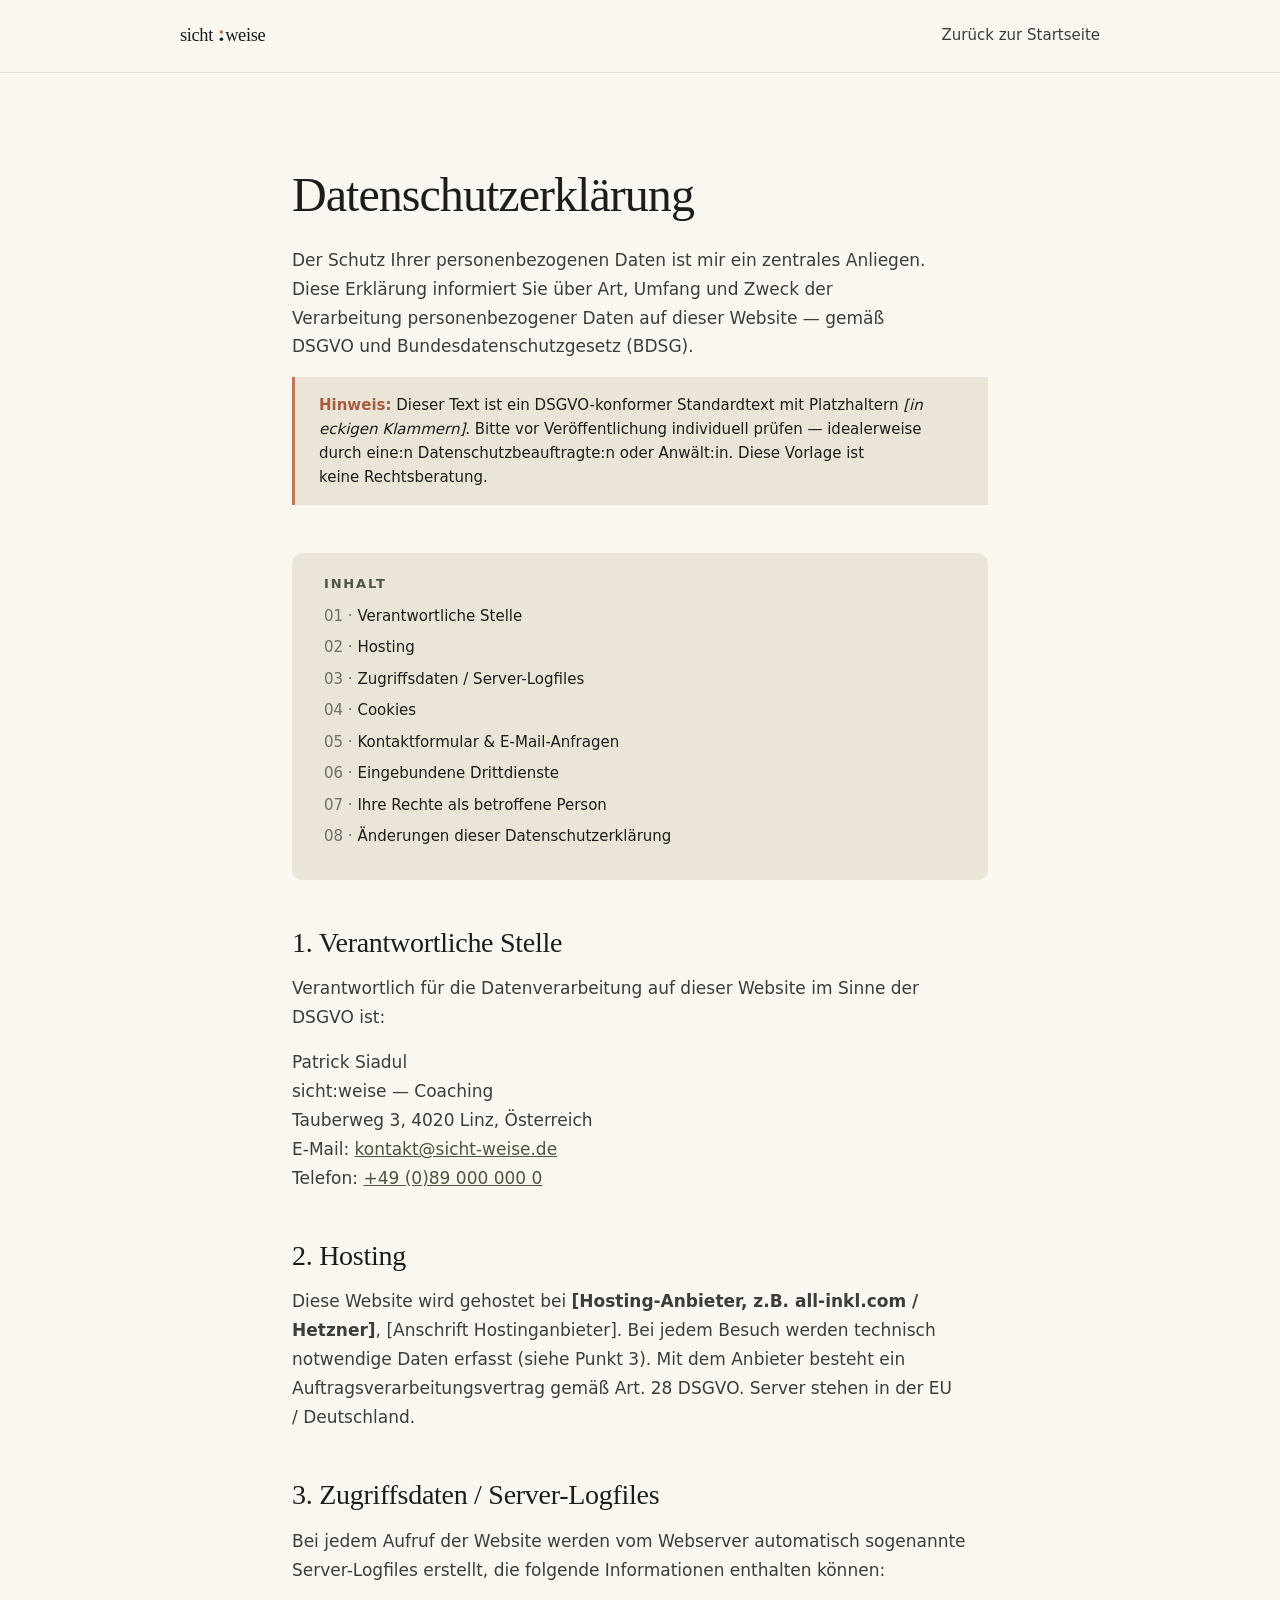
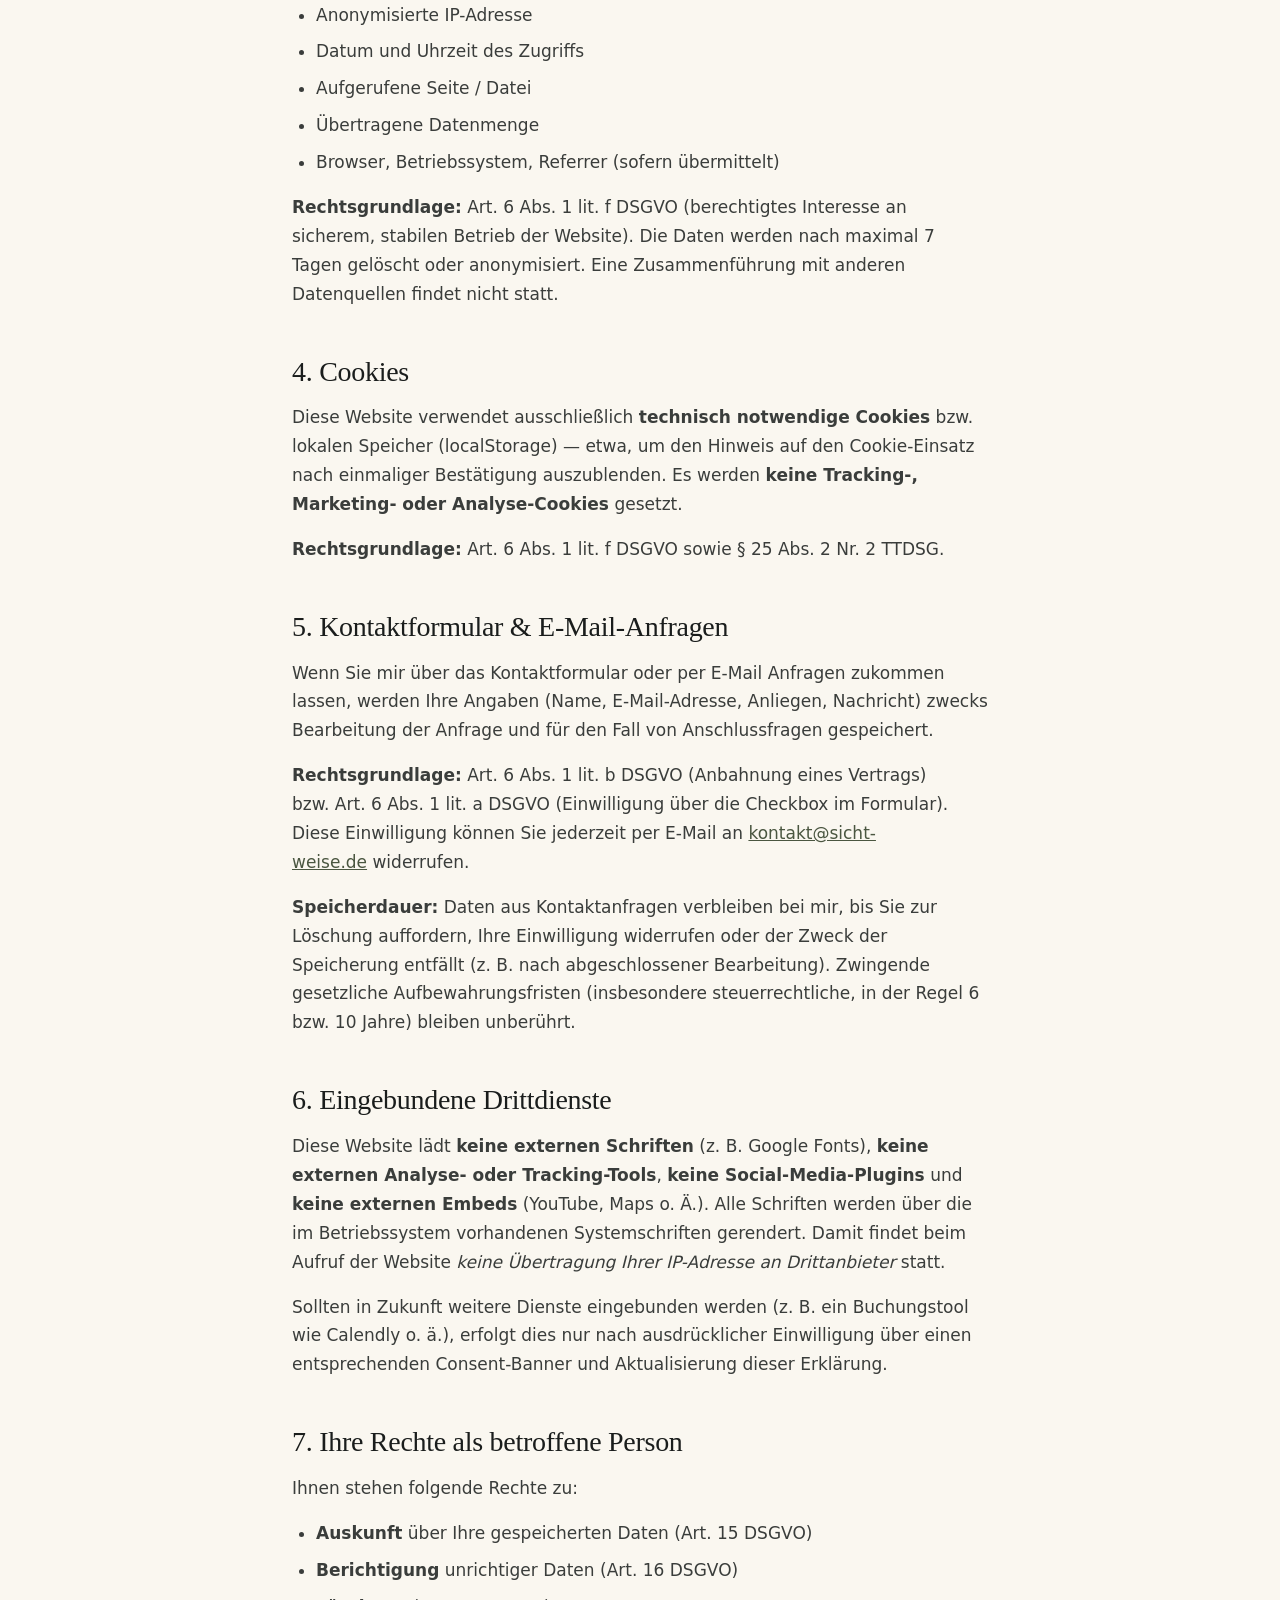
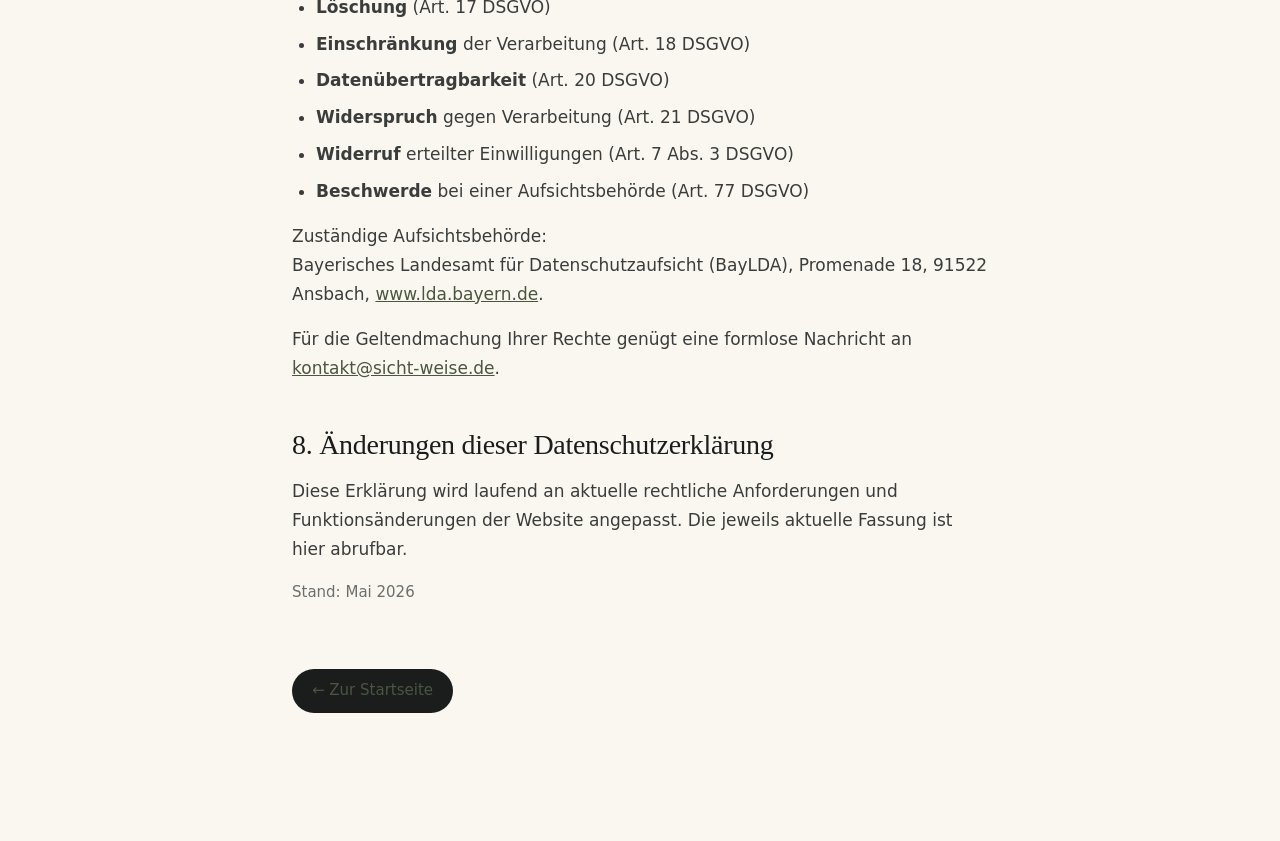
<file: datenschutz.html>
<!DOCTYPE html>
<html lang="de">
<head>
<meta charset="UTF-8" />
<meta name="viewport" content="width=device-width, initial-scale=1" />
<title>Datenschutzerklärung — sicht:weise</title>
<meta name="description" content="Datenschutzerklärung gemäß DSGVO für sicht:weise. Keine externen Tracker, keine Drittanbieter-Fonts, transparente Datenverarbeitung." />
<meta name="robots" content="noindex, follow" />
<link rel="icon" type="image/svg+xml" href="assets/logo-mark.svg" />
<link rel="stylesheet" href="styles/tokens.css" />
<style>
  body { background: var(--paper); }
  .legal-nav { border-bottom: 1px solid var(--line-soft); padding: var(--s-5) var(--s-6); }
  .legal-nav__inner { max-width: 920px; margin: 0 auto; display: flex; justify-content: space-between; align-items: center; }
  .legal-nav img { height: 24px; }
  .legal-nav a { color: var(--ink-soft); text-decoration: none; font-size: var(--t-sm); }
  .legal-nav a:hover { color: var(--ink); }
  main.legal { max-width: 760px; margin: 0 auto; padding: var(--s-9) var(--s-6) var(--s-10); }
  .legal h1 { font-family: var(--serif); font-size: var(--t-3xl); font-weight: 400; letter-spacing: -0.02em; margin-bottom: var(--s-5); color: var(--ink); }
  .legal__intro { font-size: var(--t-md); color: var(--ink-soft); line-height: 1.65; margin-bottom: var(--s-8); max-width: 60ch; }
  .legal h2 { font-family: var(--serif); font-size: var(--t-xl); font-weight: 400; letter-spacing: -0.01em; margin: var(--s-7) 0 var(--s-4); color: var(--ink); }
  .legal h3 { font-family: var(--serif); font-size: var(--t-lg); font-weight: 400; margin: var(--s-5) 0 var(--s-3); color: var(--ink); }
  .legal p, .legal li { font-size: var(--t-base); line-height: 1.7; color: var(--ink-soft); margin-bottom: var(--s-4); }
  .legal a { color: var(--sage-deep); }
  .legal__placeholder { background: var(--cream-deep); border-left: 3px solid var(--clay); padding: var(--s-4) var(--s-5); margin-bottom: var(--s-7); font-size: var(--t-sm); line-height: 1.6; color: var(--ink); }
  .legal__placeholder strong { color: var(--clay-deep); }
  .legal ul { padding-left: var(--s-5); margin-bottom: var(--s-4); }
  .legal ul li { list-style: disc; margin-bottom: var(--s-2); }
  .legal__back { display: inline-block; margin-top: var(--s-7); padding: 10px 20px; background: var(--ink); color: var(--paper); text-decoration: none; border-radius: 999px; font-size: var(--t-sm); }
  .toc { background: var(--cream-deep); padding: var(--s-5) var(--s-6); margin-bottom: var(--s-7); border-radius: var(--radius-lg); }
  .toc h4 { font-size: var(--t-xs); letter-spacing: 0.14em; text-transform: uppercase; color: var(--sage-deep); margin-bottom: var(--s-3); font-weight: 600; }
  .toc ol { counter-reset: toc; padding: 0; }
  .toc li { font-size: var(--t-sm); margin-bottom: 6px; color: var(--ink); counter-increment: toc; list-style: none; }
  .toc li::before { content: counter(toc, decimal-leading-zero) "  ·  "; color: var(--ink-mute); }
  .toc a { color: var(--ink); text-decoration: none; }
  .toc a:hover { color: var(--sage-deep); }
</style>
</head>
<body>
<nav class="legal-nav" aria-label="Hauptnavigation">
  <div class="legal-nav__inner">
    <a href="index.html" aria-label="Zur Startseite"><img src="assets/logo.svg" alt="sicht:weise" /></a>
    <a href="index.html">Zurück zur Startseite</a>
  </div>
</nav>

<main class="legal">
  <h1>Datenschutzerklärung</h1>
  <p class="legal__intro">
    Der Schutz Ihrer personenbezogenen Daten ist mir ein zentrales Anliegen. Diese Erklärung
    informiert Sie über Art, Umfang und Zweck der Verarbeitung personenbezogener Daten
    auf dieser Website — gemäß DSGVO und Bundesdatenschutzgesetz (BDSG).
  </p>

  <div class="legal__placeholder">
    <strong>Hinweis:</strong> Dieser Text ist ein DSGVO-konformer Standardtext mit Platzhaltern
    <em>[in eckigen Klammern]</em>. Bitte vor Veröffentlichung individuell prüfen — idealerweise
    durch eine:n Datenschutzbeauftragte:n oder Anwält:in. Diese Vorlage ist keine Rechtsberatung.
  </div>

  <div class="toc">
    <h4>Inhalt</h4>
    <ol>
      <li><a href="#verantwortlich">Verantwortliche Stelle</a></li>
      <li><a href="#hosting">Hosting</a></li>
      <li><a href="#zugriffsdaten">Zugriffsdaten / Server-Logfiles</a></li>
      <li><a href="#cookies">Cookies</a></li>
      <li><a href="#kontakt">Kontaktformular &amp; E-Mail-Anfragen</a></li>
      <li><a href="#dienste">Eingebundene Drittdienste</a></li>
      <li><a href="#rechte">Ihre Rechte als betroffene Person</a></li>
      <li><a href="#aenderungen">Änderungen dieser Datenschutzerklärung</a></li>
    </ol>
  </div>

  <h2 id="verantwortlich">1. Verantwortliche Stelle</h2>
  <p>Verantwortlich für die Datenverarbeitung auf dieser Website im Sinne der DSGVO ist:</p>
  <p>
    Patrick Siadul<br />
    sicht:weise — Coaching<br />
    Tauberweg 3, 4020 Linz, Österreich<br />
    E-Mail: <a href="mailto:kontakt@sicht-weise.de">kontakt@sicht-weise.de</a><br />
    Telefon: <a href="tel:+49890000000">+49 (0)89 000 000 0</a>
  </p>

  <h2 id="hosting">2. Hosting</h2>
  <p>
    Diese Website wird gehostet bei <strong>[Hosting-Anbieter, z.B. all-inkl.com / Hetzner]</strong>,
    [Anschrift Hostinganbieter]. Bei jedem Besuch werden technisch notwendige Daten erfasst
    (siehe Punkt 3). Mit dem Anbieter besteht ein Auftragsverarbeitungsvertrag gemäß
    Art. 28 DSGVO. Server stehen in der EU / Deutschland.
  </p>

  <h2 id="zugriffsdaten">3. Zugriffsdaten / Server-Logfiles</h2>
  <p>Bei jedem Aufruf der Website werden vom Webserver automatisch sogenannte Server-Logfiles erstellt, die folgende Informationen enthalten können:</p>
  <ul>
    <li>Anonymisierte IP-Adresse</li>
    <li>Datum und Uhrzeit des Zugriffs</li>
    <li>Aufgerufene Seite / Datei</li>
    <li>Übertragene Datenmenge</li>
    <li>Browser, Betriebssystem, Referrer (sofern übermittelt)</li>
  </ul>
  <p>
    <strong>Rechtsgrundlage:</strong> Art. 6 Abs. 1 lit. f DSGVO (berechtigtes Interesse an
    sicherem, stabilen Betrieb der Website). Die Daten werden nach maximal 7 Tagen gelöscht
    oder anonymisiert. Eine Zusammenführung mit anderen Datenquellen findet nicht statt.
  </p>

  <h2 id="cookies">4. Cookies</h2>
  <p>
    Diese Website verwendet ausschließlich <strong>technisch notwendige Cookies</strong>
    bzw. lokalen Speicher (localStorage) — etwa, um den Hinweis auf den Cookie-Einsatz
    nach einmaliger Bestätigung auszublenden. Es werden <strong>keine Tracking-, Marketing-
    oder Analyse-Cookies</strong> gesetzt.
  </p>
  <p><strong>Rechtsgrundlage:</strong> Art. 6 Abs. 1 lit. f DSGVO sowie § 25 Abs. 2 Nr. 2 TTDSG.</p>

  <h2 id="kontakt">5. Kontaktformular &amp; E-Mail-Anfragen</h2>
  <p>
    Wenn Sie mir über das Kontaktformular oder per E-Mail Anfragen zukommen lassen, werden
    Ihre Angaben (Name, E-Mail-Adresse, Anliegen, Nachricht) zwecks Bearbeitung der Anfrage
    und für den Fall von Anschlussfragen gespeichert.
  </p>
  <p>
    <strong>Rechtsgrundlage:</strong> Art. 6 Abs. 1 lit. b DSGVO (Anbahnung eines Vertrags)
    bzw. Art. 6 Abs. 1 lit. a DSGVO (Einwilligung über die Checkbox im Formular).
    Diese Einwilligung können Sie jederzeit per E-Mail an
    <a href="mailto:kontakt@sicht-weise.de">kontakt@sicht-weise.de</a> widerrufen.
  </p>
  <p>
    <strong>Speicherdauer:</strong> Daten aus Kontaktanfragen verbleiben bei mir, bis Sie zur
    Löschung auffordern, Ihre Einwilligung widerrufen oder der Zweck der Speicherung entfällt
    (z. B. nach abgeschlossener Bearbeitung). Zwingende gesetzliche Aufbewahrungsfristen
    (insbesondere steuerrechtliche, in der Regel 6 bzw. 10 Jahre) bleiben unberührt.
  </p>

  <h2 id="dienste">6. Eingebundene Drittdienste</h2>
  <p>
    Diese Website lädt <strong>keine externen Schriften</strong> (z. B. Google Fonts),
    <strong>keine externen Analyse- oder Tracking-Tools</strong>, <strong>keine Social-Media-Plugins</strong>
    und <strong>keine externen Embeds</strong> (YouTube, Maps o. Ä.). Alle Schriften
    werden über die im Betriebssystem vorhandenen Systemschriften gerendert. Damit
    findet beim Aufruf der Website <em>keine Übertragung Ihrer IP-Adresse an Drittanbieter</em> statt.
  </p>
  <p>
    Sollten in Zukunft weitere Dienste eingebunden werden (z. B. ein Buchungstool wie
    Calendly o. ä.), erfolgt dies nur nach ausdrücklicher Einwilligung über einen
    entsprechenden Consent-Banner und Aktualisierung dieser Erklärung.
  </p>

  <h2 id="rechte">7. Ihre Rechte als betroffene Person</h2>
  <p>Ihnen stehen folgende Rechte zu:</p>
  <ul>
    <li><strong>Auskunft</strong> über Ihre gespeicherten Daten (Art. 15 DSGVO)</li>
    <li><strong>Berichtigung</strong> unrichtiger Daten (Art. 16 DSGVO)</li>
    <li><strong>Löschung</strong> (Art. 17 DSGVO)</li>
    <li><strong>Einschränkung</strong> der Verarbeitung (Art. 18 DSGVO)</li>
    <li><strong>Datenübertragbarkeit</strong> (Art. 20 DSGVO)</li>
    <li><strong>Widerspruch</strong> gegen Verarbeitung (Art. 21 DSGVO)</li>
    <li><strong>Widerruf</strong> erteilter Einwilligungen (Art. 7 Abs. 3 DSGVO)</li>
    <li><strong>Beschwerde</strong> bei einer Aufsichtsbehörde (Art. 77 DSGVO)</li>
  </ul>
  <p>
    Zuständige Aufsichtsbehörde:<br />
    Bayerisches Landesamt für Datenschutzaufsicht (BayLDA), Promenade 18, 91522 Ansbach,
    <a href="https://www.lda.bayern.de" target="_blank" rel="noopener noreferrer">www.lda.bayern.de</a>.
  </p>
  <p>
    Für die Geltendmachung Ihrer Rechte genügt eine formlose Nachricht an
    <a href="mailto:kontakt@sicht-weise.de">kontakt@sicht-weise.de</a>.
  </p>

  <h2 id="aenderungen">8. Änderungen dieser Datenschutzerklärung</h2>
  <p>
    Diese Erklärung wird laufend an aktuelle rechtliche Anforderungen und Funktionsänderungen
    der Website angepasst. Die jeweils aktuelle Fassung ist hier abrufbar.
  </p>
  <p style="color: var(--ink-mute); font-size: var(--t-sm);">Stand: Mai 2026</p>

  <a class="legal__back" href="index.html">← Zur Startseite</a>
</main>
</body>
</html>
</file>
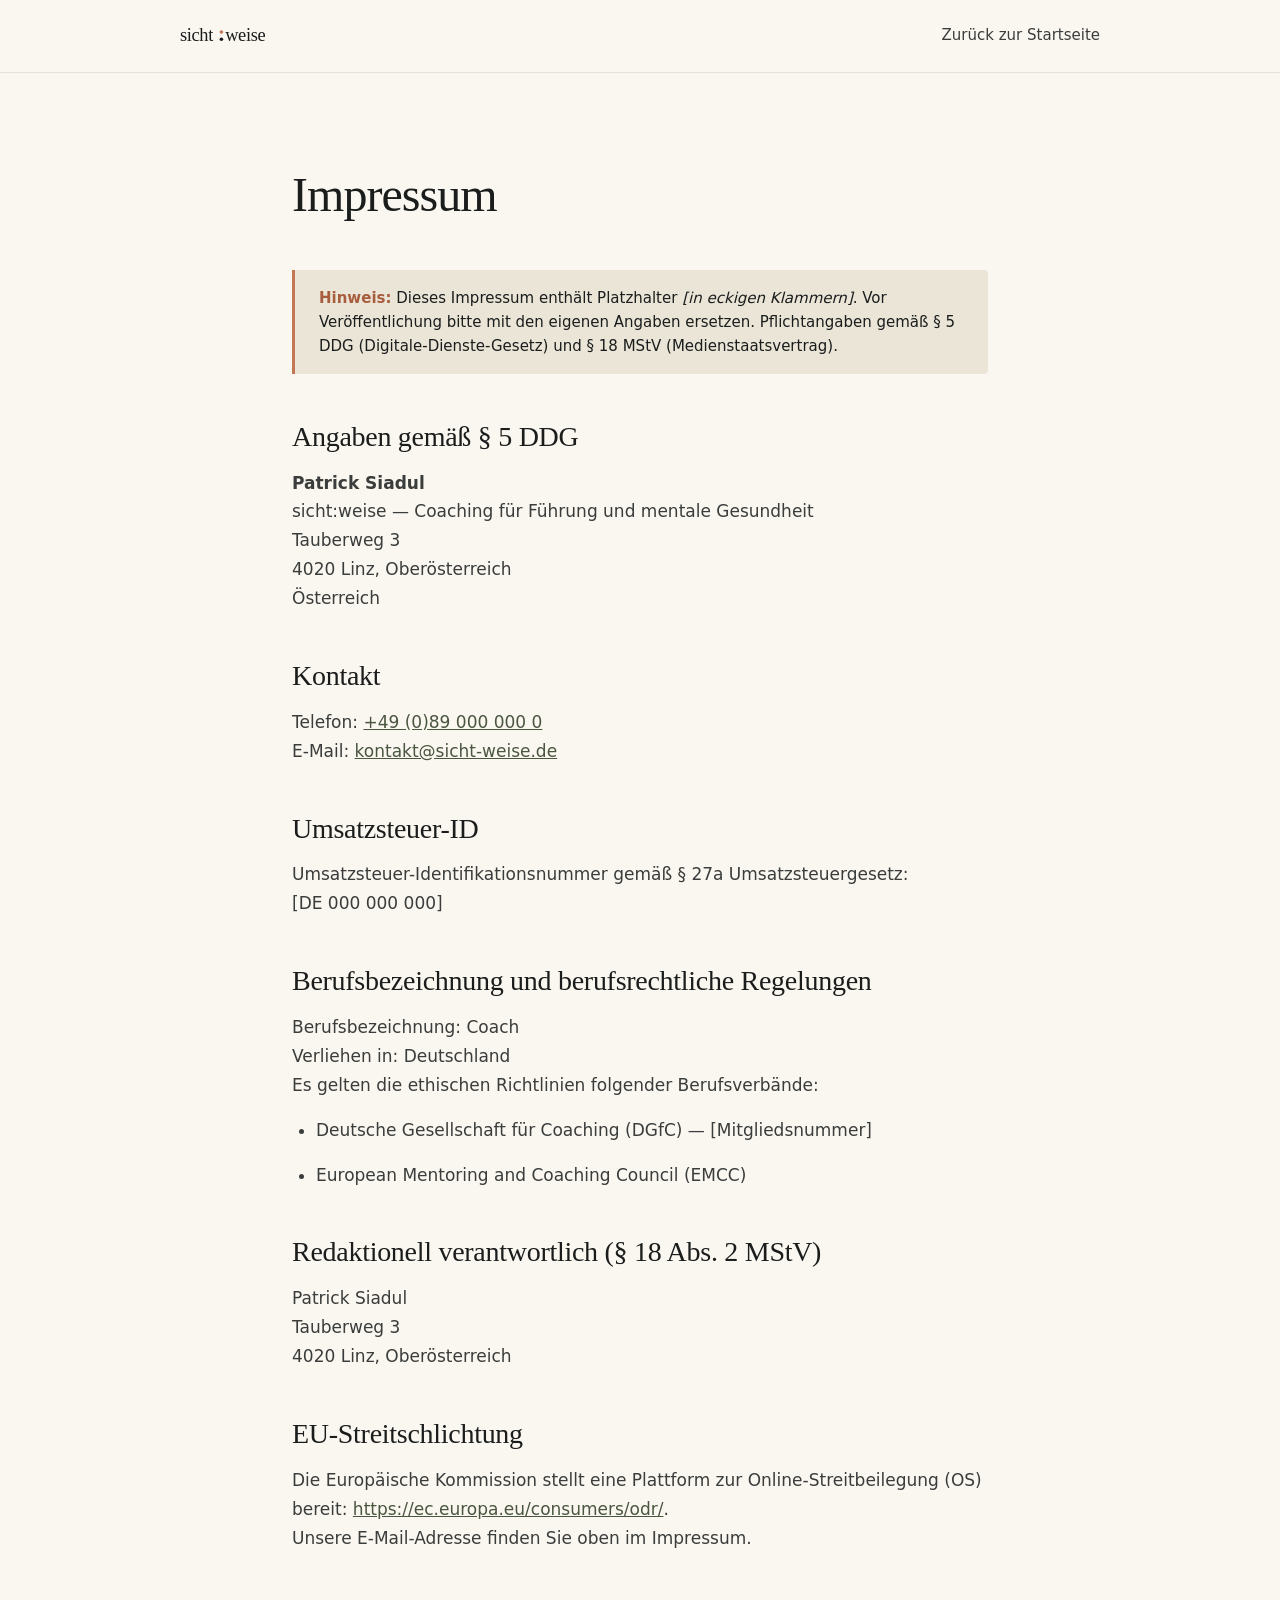
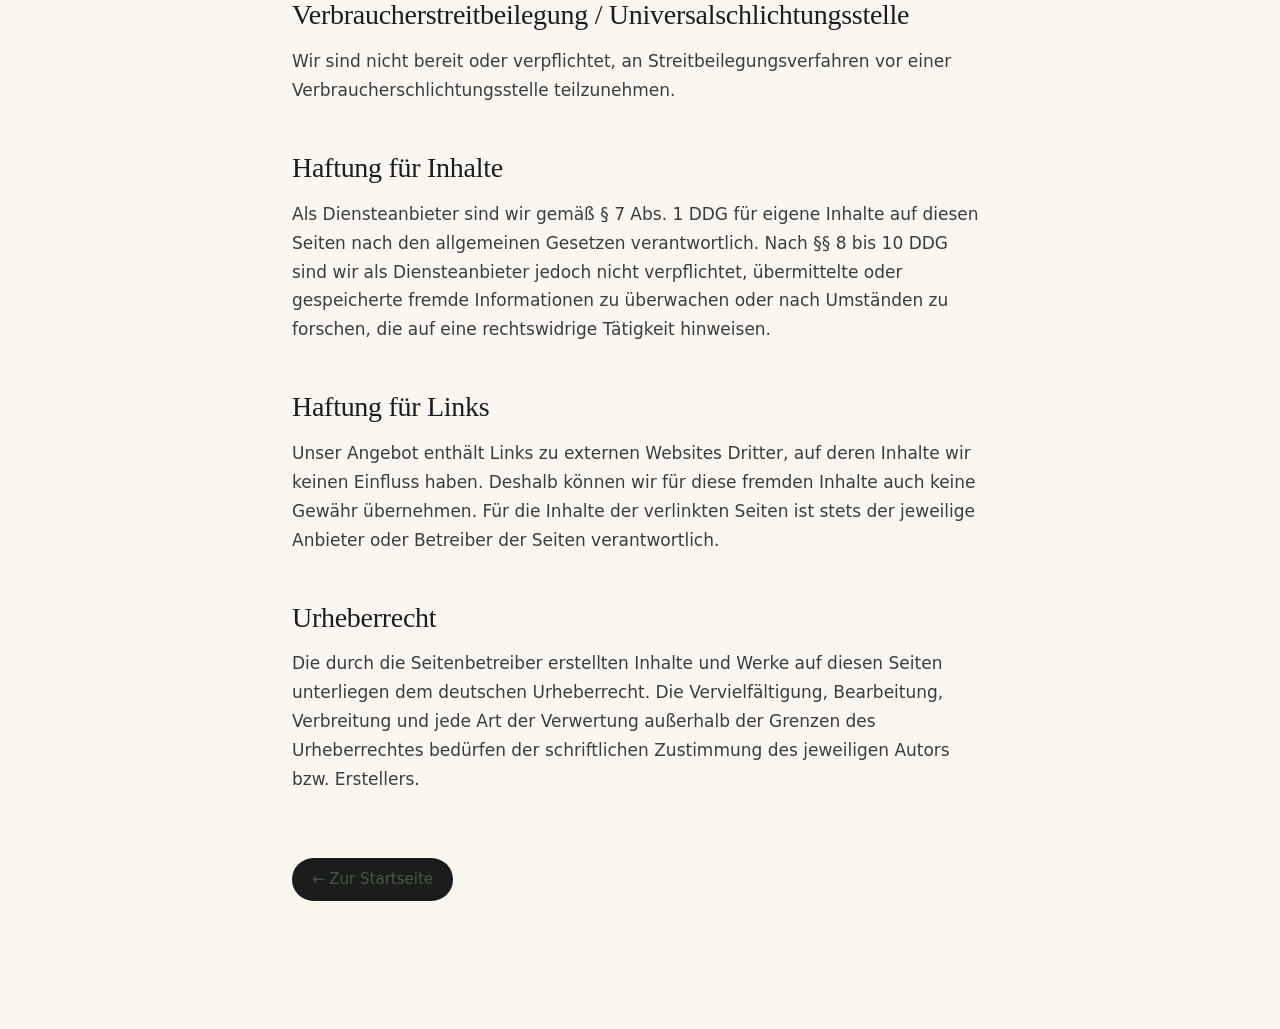
<file: impressum.html>
<!DOCTYPE html>
<html lang="de">
<head>
<meta charset="UTF-8" />
<meta name="viewport" content="width=device-width, initial-scale=1" />
<title>Impressum — sicht:weise</title>
<meta name="description" content="Impressum gemäß § 5 DDG (Digitale-Dienste-Gesetz) für sicht:weise." />
<meta name="robots" content="noindex, follow" />
<link rel="icon" type="image/svg+xml" href="assets/logo-mark.svg" />
<link rel="stylesheet" href="styles/tokens.css" />
<style>
  body { background: var(--paper); }
  .legal-nav {
    border-bottom: 1px solid var(--line-soft);
    padding: var(--s-5) var(--s-6);
  }
  .legal-nav__inner {
    max-width: 920px; margin: 0 auto;
    display: flex; justify-content: space-between; align-items: center;
  }
  .legal-nav img { height: 24px; }
  .legal-nav a { color: var(--ink-soft); text-decoration: none; font-size: var(--t-sm); }
  .legal-nav a:hover { color: var(--ink); }
  main.legal {
    max-width: 760px;
    margin: 0 auto;
    padding: var(--s-9) var(--s-6) var(--s-10);
  }
  .legal h1 {
    font-family: var(--serif);
    font-size: var(--t-3xl);
    font-weight: 400;
    letter-spacing: -0.02em;
    margin-bottom: var(--s-7);
    color: var(--ink);
  }
  .legal h2 {
    font-family: var(--serif);
    font-size: var(--t-xl);
    font-weight: 400;
    letter-spacing: -0.01em;
    margin: var(--s-7) 0 var(--s-4);
    color: var(--ink);
  }
  .legal p, .legal address, .legal li {
    font-size: var(--t-base);
    line-height: 1.7;
    color: var(--ink-soft);
    margin-bottom: var(--s-4);
    font-style: normal;
  }
  .legal a { color: var(--sage-deep); }
  .legal__placeholder {
    background: var(--cream-deep);
    border-left: 3px solid var(--clay);
    padding: var(--s-4) var(--s-5);
    margin-bottom: var(--s-7);
    font-size: var(--t-sm);
    line-height: 1.6;
    color: var(--ink);
    border-radius: 0 var(--radius) var(--radius) 0;
  }
  .legal__placeholder strong { color: var(--clay-deep); }
  .legal ul { padding-left: var(--s-5); }
  .legal ul li { list-style: disc; }
  .legal__back {
    display: inline-block;
    margin-top: var(--s-7);
    padding: 10px 20px;
    background: var(--ink); color: var(--paper);
    text-decoration: none;
    border-radius: 999px;
    font-size: var(--t-sm);
  }
</style>
</head>
<body>
<nav class="legal-nav" aria-label="Hauptnavigation">
  <div class="legal-nav__inner">
    <a href="index.html" aria-label="Zur Startseite"><img src="assets/logo.svg" alt="sicht:weise" /></a>
    <a href="index.html">Zurück zur Startseite</a>
  </div>
</nav>

<main class="legal">
  <h1>Impressum</h1>

  <div class="legal__placeholder">
    <strong>Hinweis:</strong> Dieses Impressum enthält Platzhalter <em>[in eckigen Klammern]</em>.
    Vor Veröffentlichung bitte mit den eigenen Angaben ersetzen. Pflichtangaben gemäß § 5 DDG (Digitale-Dienste-Gesetz)
    und § 18 MStV (Medienstaatsvertrag).
  </div>

  <h2>Angaben gemäß § 5 DDG</h2>
  <address>
    <strong>Patrick Siadul</strong><br />
    sicht:weise — Coaching für Führung und mentale Gesundheit<br />
    Tauberweg 3<br />
    4020 Linz, Oberösterreich<br />
    Österreich
  </address>

  <h2>Kontakt</h2>
  <p>
    Telefon: <a href="tel:+49890000000">+49 (0)89 000 000 0</a><br />
    E-Mail: <a href="mailto:kontakt@sicht-weise.de">kontakt@sicht-weise.de</a>
  </p>

  <h2>Umsatzsteuer-ID</h2>
  <p>
    Umsatzsteuer-Identifikationsnummer gemäß § 27a Umsatzsteuergesetz:<br />
    [DE 000 000 000]
  </p>

  <h2>Berufsbezeichnung und berufsrechtliche Regelungen</h2>
  <p>
    Berufsbezeichnung: Coach<br />
    Verliehen in: Deutschland<br />
    Es gelten die ethischen Richtlinien folgender Berufsverbände:
  </p>
  <ul>
    <li>Deutsche Gesellschaft für Coaching (DGfC) — [Mitgliedsnummer]</li>
    <li>European Mentoring and Coaching Council (EMCC)</li>
  </ul>

  <h2>Redaktionell verantwortlich (§ 18 Abs. 2 MStV)</h2>
  <address>
    Patrick Siadul<br />
    Tauberweg 3<br />
    4020 Linz, Oberösterreich
  </address>

  <h2>EU-Streitschlichtung</h2>
  <p>
    Die Europäische Kommission stellt eine Plattform zur Online-Streitbeilegung (OS) bereit:
    <a href="https://ec.europa.eu/consumers/odr/" target="_blank" rel="noopener noreferrer">https://ec.europa.eu/consumers/odr/</a>.<br />
    Unsere E-Mail-Adresse finden Sie oben im Impressum.
  </p>

  <h2>Verbraucherstreitbeilegung / Universalschlichtungsstelle</h2>
  <p>
    Wir sind nicht bereit oder verpflichtet, an Streitbeilegungsverfahren vor einer
    Verbraucherschlichtungsstelle teilzunehmen.
  </p>

  <h2>Haftung für Inhalte</h2>
  <p>
    Als Diensteanbieter sind wir gemäß § 7 Abs. 1 DDG für eigene Inhalte auf diesen Seiten
    nach den allgemeinen Gesetzen verantwortlich. Nach §§ 8 bis 10 DDG sind wir als
    Diensteanbieter jedoch nicht verpflichtet, übermittelte oder gespeicherte fremde Informationen
    zu überwachen oder nach Umständen zu forschen, die auf eine rechtswidrige Tätigkeit hinweisen.
  </p>

  <h2>Haftung für Links</h2>
  <p>
    Unser Angebot enthält Links zu externen Websites Dritter, auf deren Inhalte wir keinen
    Einfluss haben. Deshalb können wir für diese fremden Inhalte auch keine Gewähr übernehmen.
    Für die Inhalte der verlinkten Seiten ist stets der jeweilige Anbieter oder Betreiber der
    Seiten verantwortlich.
  </p>

  <h2>Urheberrecht</h2>
  <p>
    Die durch die Seitenbetreiber erstellten Inhalte und Werke auf diesen Seiten unterliegen
    dem deutschen Urheberrecht. Die Vervielfältigung, Bearbeitung, Verbreitung und jede Art
    der Verwertung außerhalb der Grenzen des Urheberrechtes bedürfen der schriftlichen
    Zustimmung des jeweiligen Autors bzw. Erstellers.
  </p>

  <a class="legal__back" href="index.html">← Zur Startseite</a>
</main>
</body>
</html>
</file>
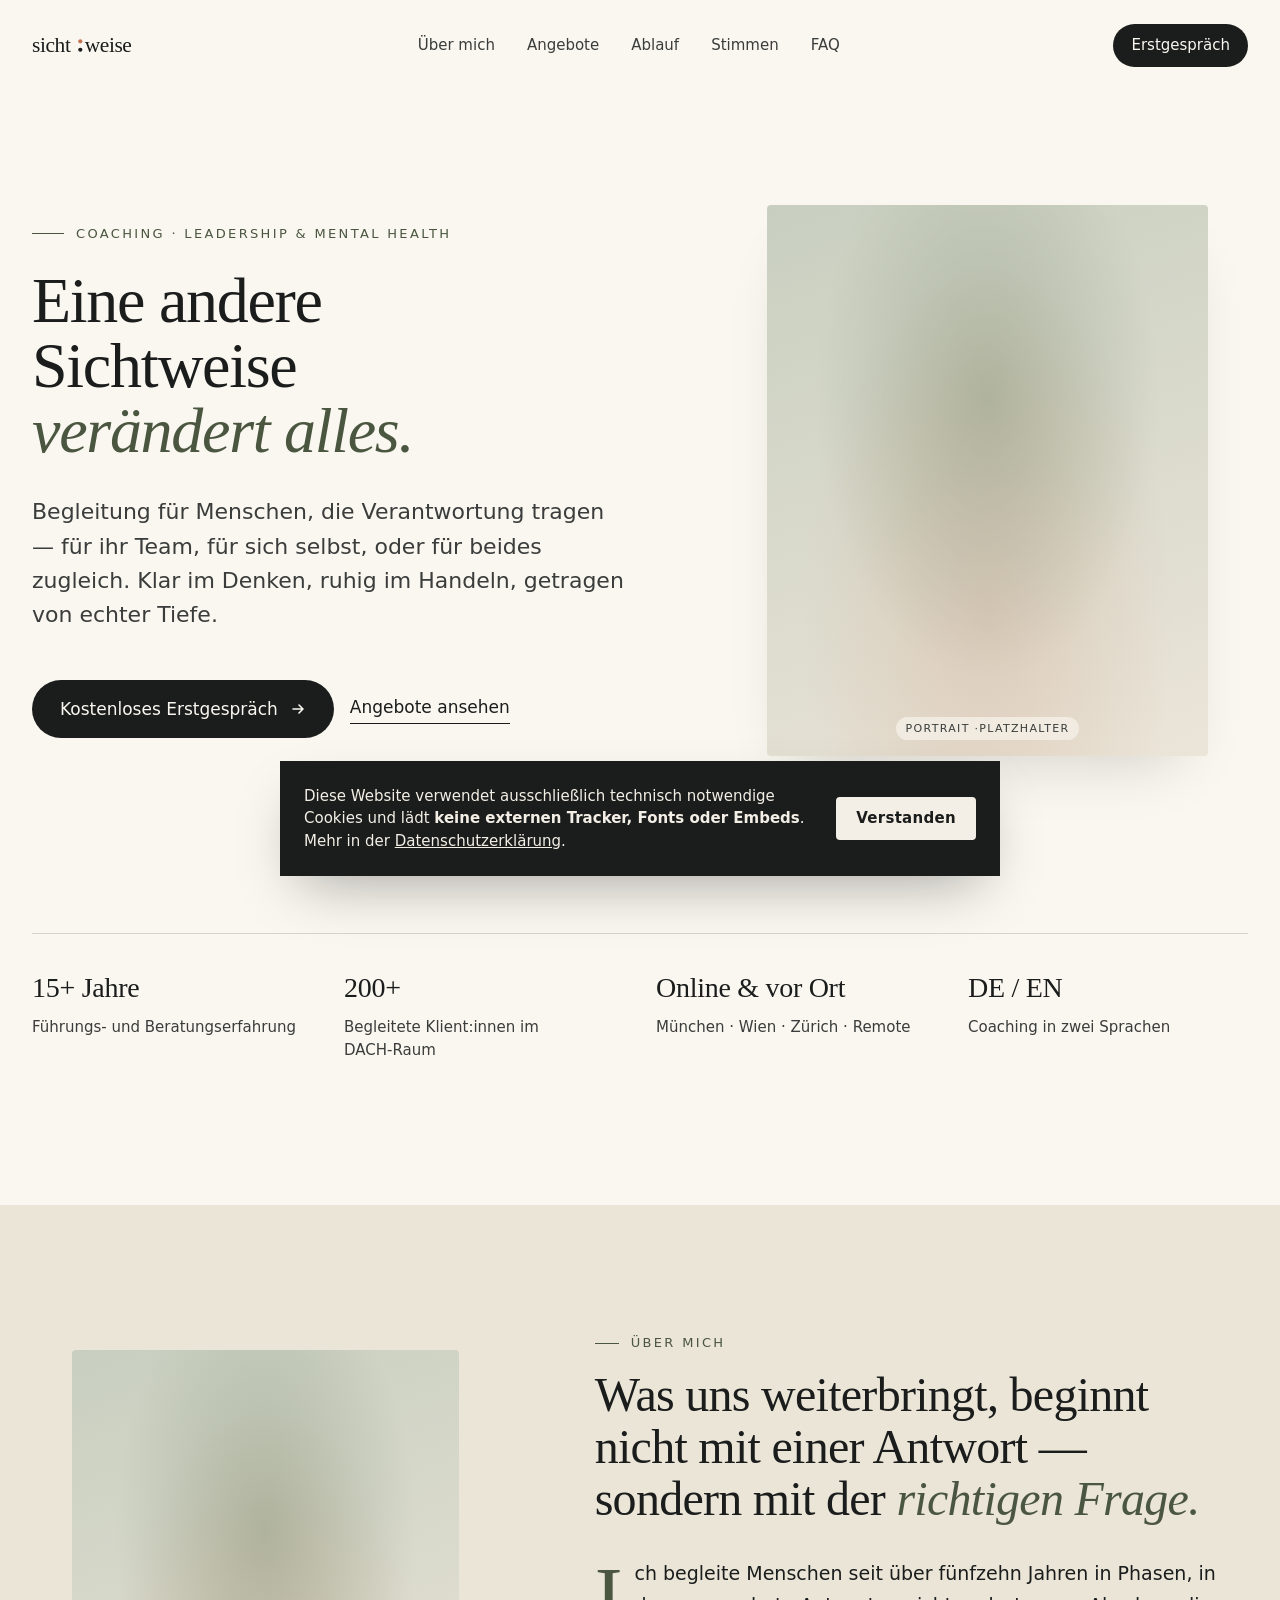
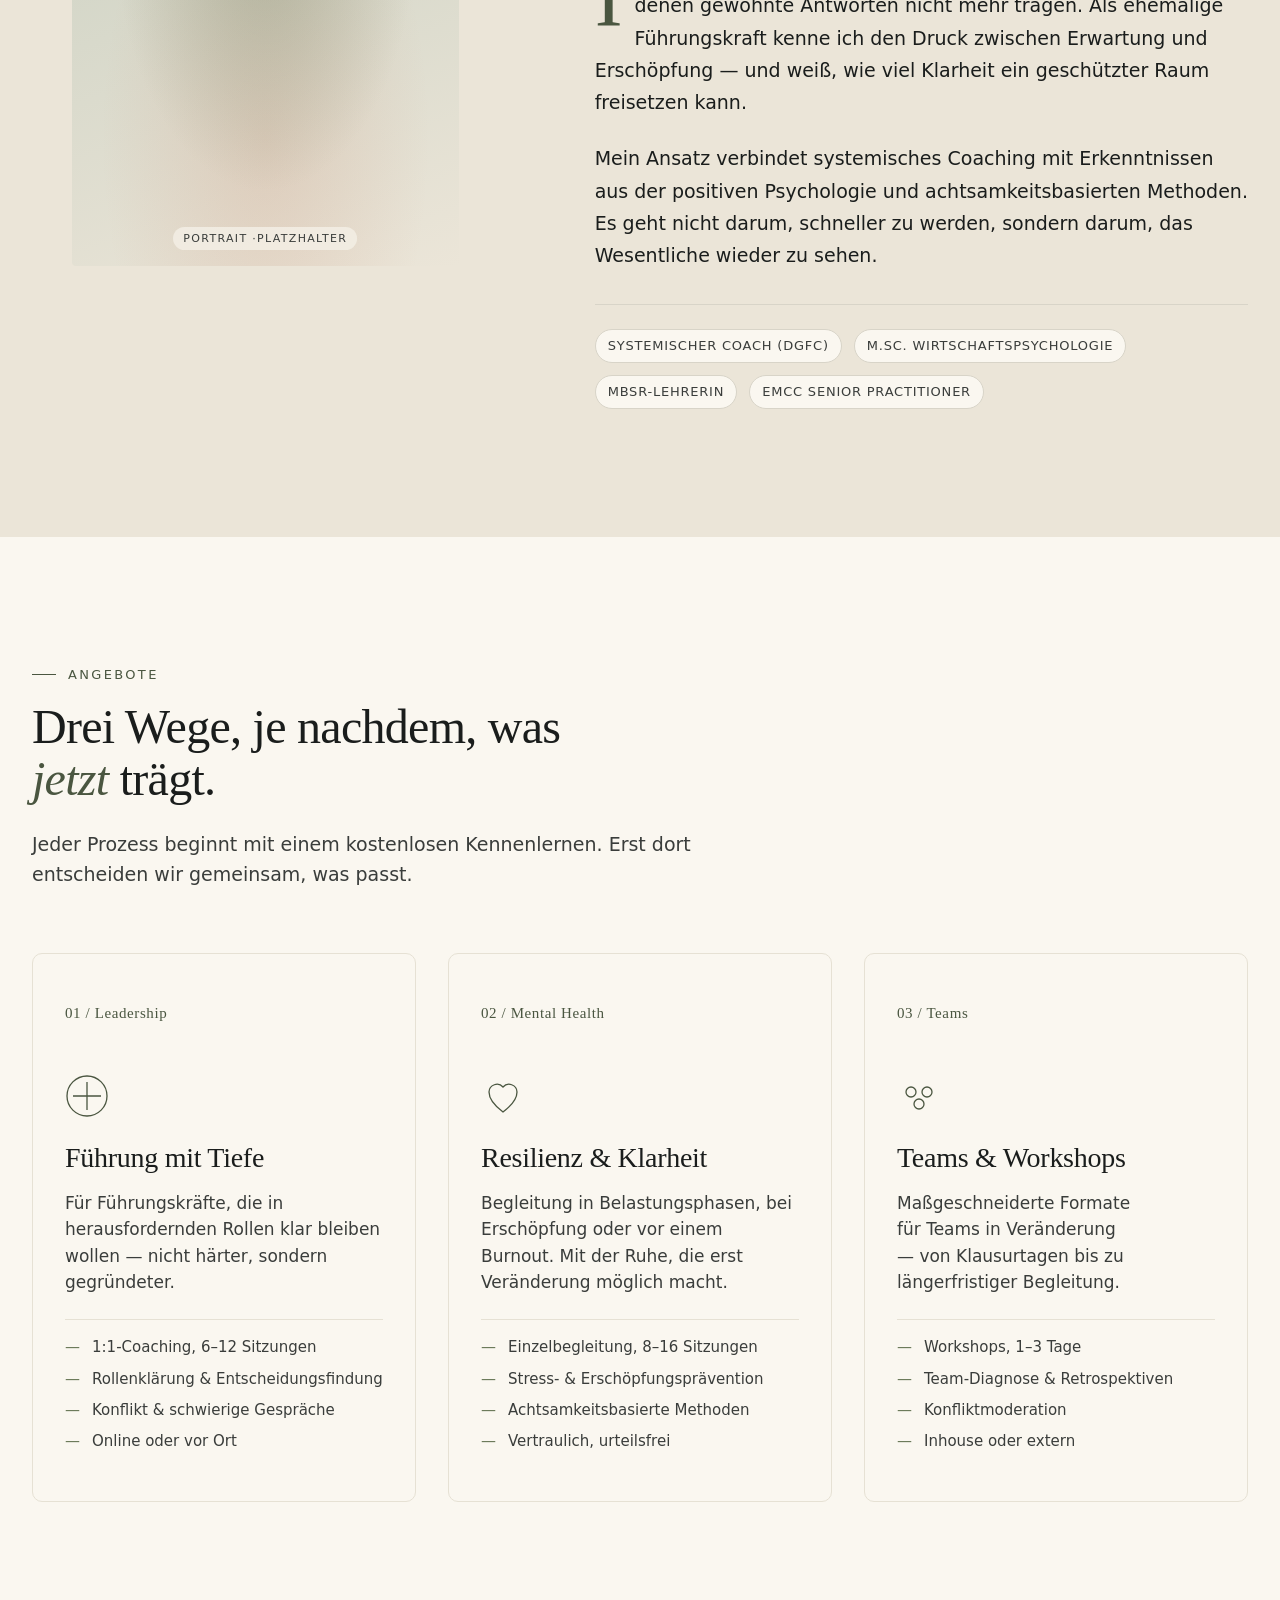
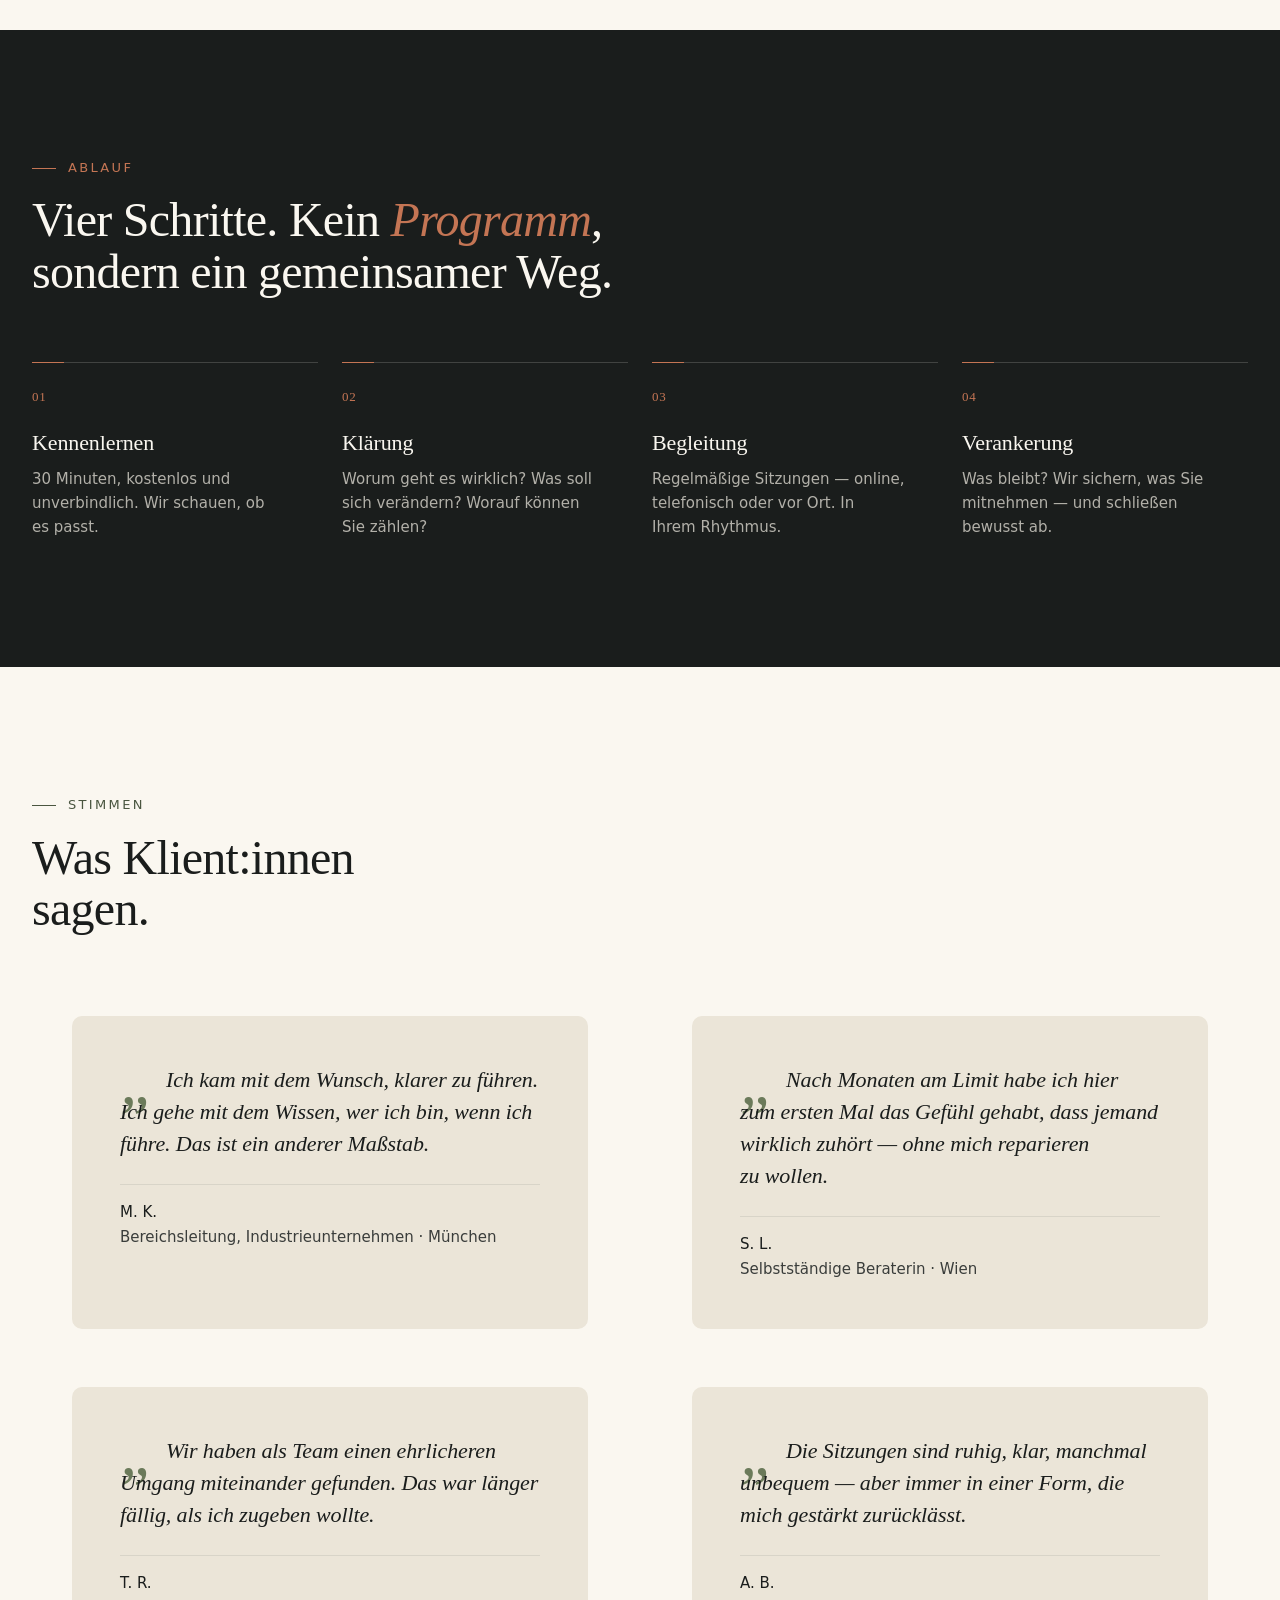
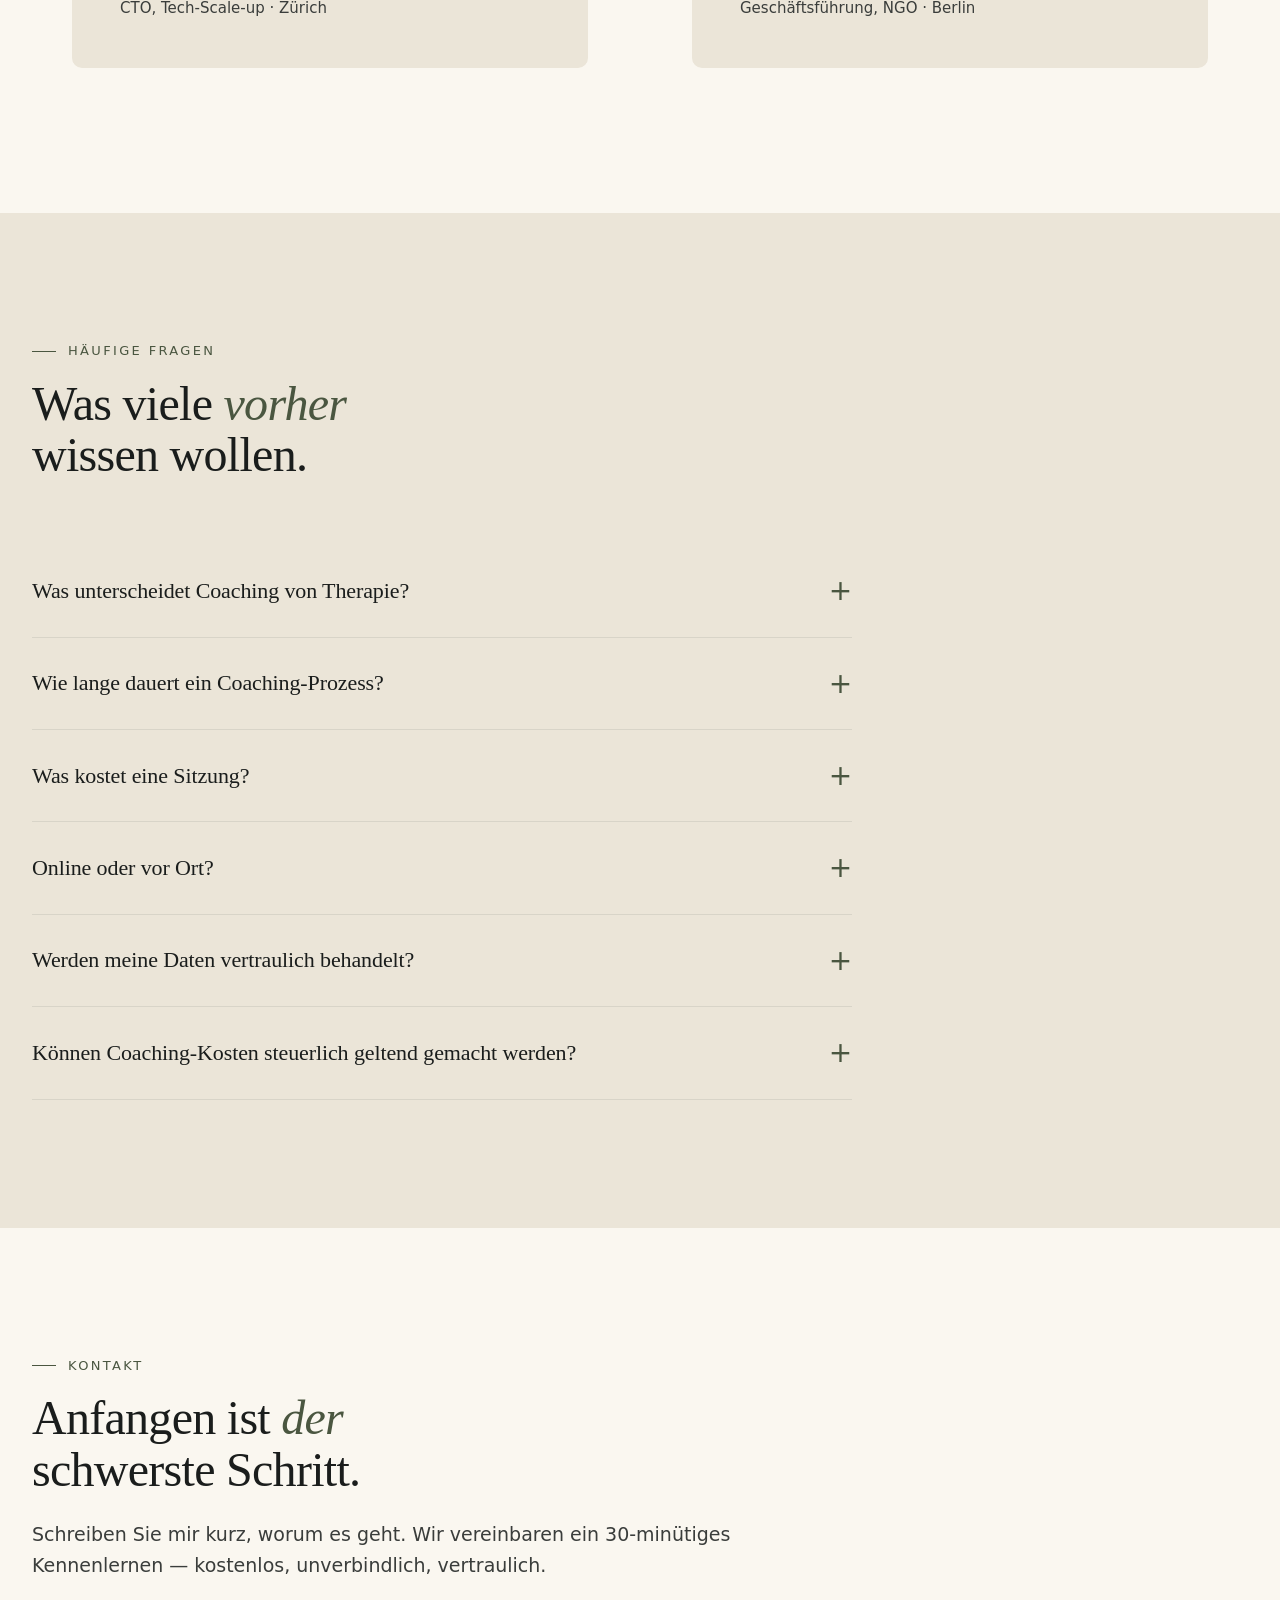
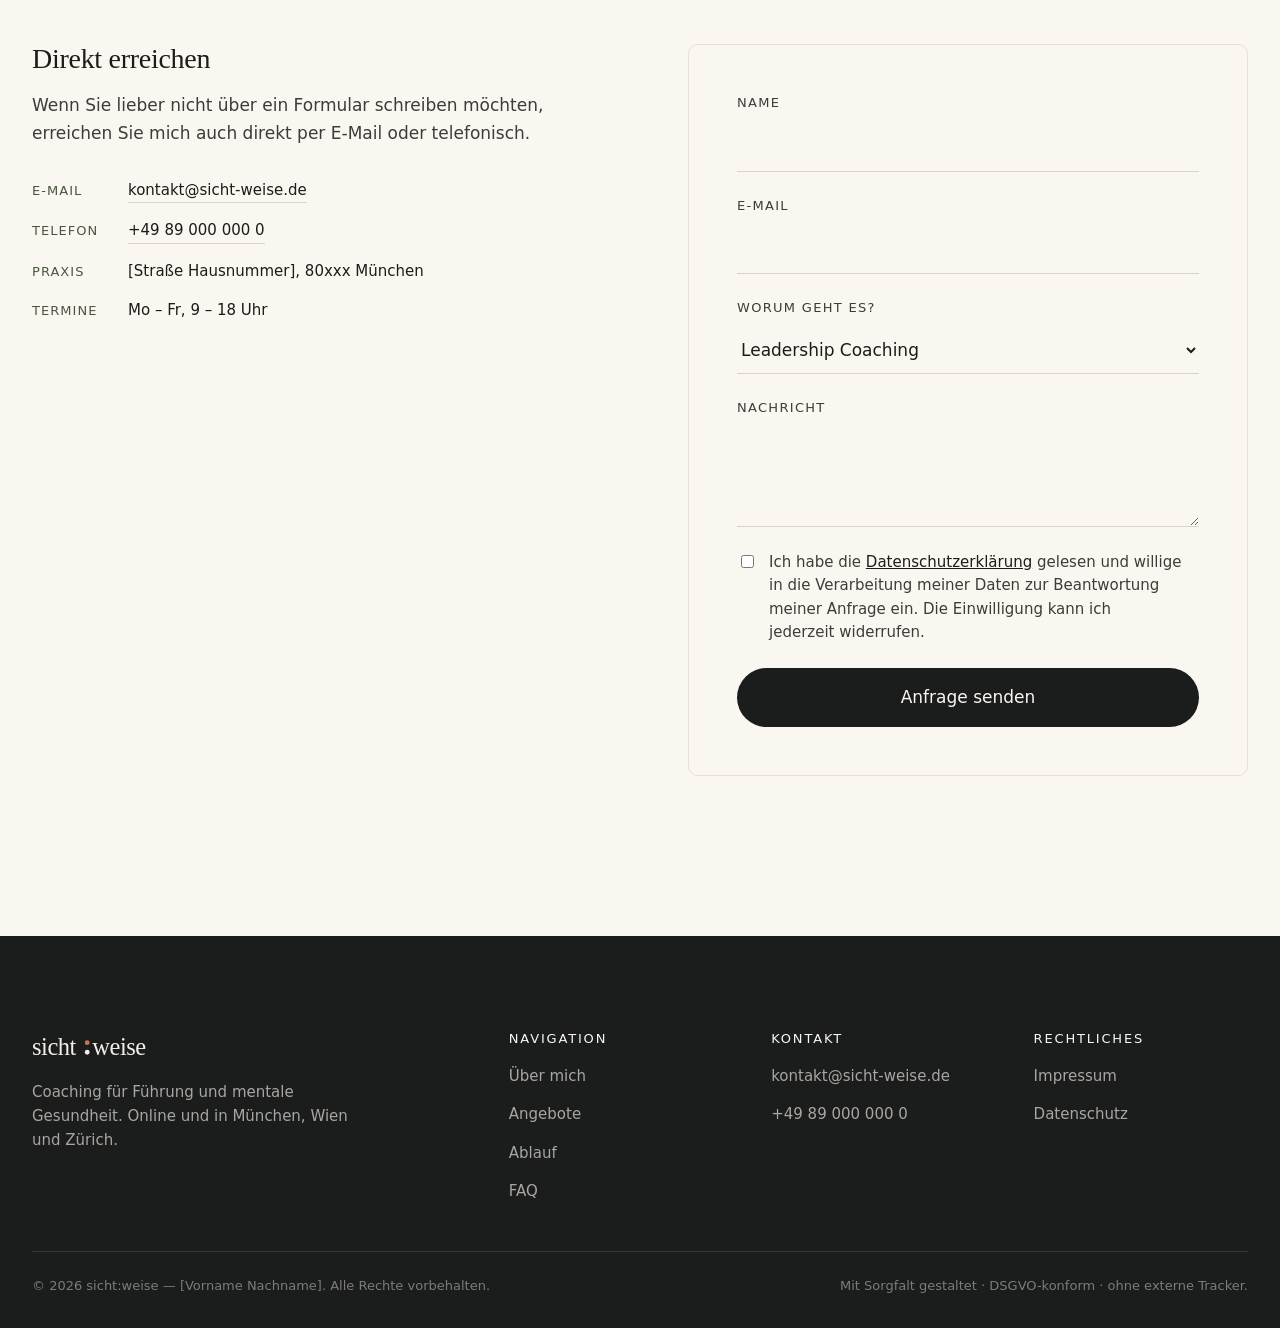
<file: version-a-klarheit.html>
<!DOCTYPE html>
<html lang="de">
<head>
<meta charset="UTF-8" />
<meta name="viewport" content="width=device-width, initial-scale=1" />
<title>sicht:weise — Coaching für Führung & mentale Gesundheit | [Vorname Nachname]</title>
<meta name="description" content="sicht:weise — Coaching für Führungskräfte und Menschen in Belastungsphasen. Klarheit gewinnen, Resilienz aufbauen, mit Tiefe führen. Online & in München. Kostenloses Erstgespräch." />
<meta name="robots" content="index, follow" />
<meta name="author" content="[Vorname Nachname]" />
<link rel="canonical" href="https://www.sicht-weise.de/" />

<!-- OpenGraph / Social -->
<meta property="og:type" content="website" />
<meta property="og:locale" content="de_DE" />
<meta property="og:site_name" content="sicht:weise" />
<meta property="og:title" content="sicht:weise — Coaching für Führung & mentale Gesundheit" />
<meta property="og:description" content="Klarheit gewinnen, Resilienz aufbauen, mit Tiefe führen. Coaching online & in München." />
<meta property="og:url" content="https://www.sicht-weise.de/" />
<meta property="og:image" content="https://www.sicht-weise.de/assets/og-image.jpg" />
<meta name="twitter:card" content="summary_large_image" />

<link rel="icon" type="image/svg+xml" href="assets/logo-mark.svg" />
<link rel="alternate" hreflang="de" href="https://www.sicht-weise.de/" />

<link rel="stylesheet" href="styles/tokens.css" />
<style>
  /* Version A — Klarheit: warm, calm, serif-led, generous whitespace */

  body { background: var(--paper); }

  /* ---- Top nav ---- */
  .nav {
    position: sticky; top: 0; z-index: 50;
    background: rgba(250, 247, 240, 0.86);
    backdrop-filter: saturate(160%) blur(10px);
    -webkit-backdrop-filter: saturate(160%) blur(10px);
    border-bottom: 1px solid transparent;
    transition: border-color 0.3s ease;
  }
  .nav.is-scrolled { border-color: var(--line-soft); }
  .nav__inner {
    max-width: var(--container);
    margin: 0 auto;
    padding: var(--s-5) var(--s-6);
    display: flex; align-items: center; justify-content: space-between;
    gap: var(--s-6);
  }
  .nav__logo { height: 28px; }
  .nav__links {
    display: flex; gap: var(--s-6);
    font-size: var(--t-sm);
    color: var(--ink-soft);
  }
  .nav__links a { text-decoration: none; transition: color 0.2s; }
  .nav__links a:hover { color: var(--ink); }
  .nav__cta {
    text-decoration: none;
    padding: 10px 18px;
    background: var(--ink);
    color: var(--paper);
    border-radius: 999px;
    font-size: var(--t-sm);
    font-weight: 500;
    transition: background 0.2s;
  }
  .nav__cta:hover { background: var(--sage-deep); }
  @media (max-width: 760px) {
    .nav__links { display: none; }
    .nav__inner { padding: var(--s-4) var(--s-5); }
  }

  /* ---- Hero ---- */
  .hero {
    padding: var(--s-9) var(--s-6) var(--s-10);
    max-width: var(--container);
    margin: 0 auto;
    display: grid;
    grid-template-columns: 1.15fr 1fr;
    gap: var(--s-9);
    align-items: center;
  }
  .hero__eyebrow {
    font-size: var(--t-xs);
    letter-spacing: 0.18em;
    text-transform: uppercase;
    color: var(--sage-deep);
    margin-bottom: var(--s-5);
    display: flex; align-items: center; gap: var(--s-3);
  }
  .hero__eyebrow::before {
    content: ""; width: 32px; height: 1px; background: var(--sage-deep);
  }
  .hero__h1 {
    font-family: var(--serif);
    font-size: clamp(40px, 6vw, var(--t-4xl));
    line-height: 1.02;
    letter-spacing: -0.02em;
    color: var(--ink);
    font-weight: 400;
  }
  .hero__h1 em { font-style: italic; color: var(--sage-deep); }
  .hero__lede {
    margin-top: var(--s-6);
    font-size: var(--t-lg);
    line-height: 1.55;
    color: var(--ink-soft);
    max-width: 48ch;
  }
  .hero__cta-row {
    margin-top: var(--s-7);
    display: flex; gap: var(--s-4); flex-wrap: wrap;
    align-items: center;
  }
  .btn-primary {
    text-decoration: none;
    padding: 16px 28px;
    background: var(--ink);
    color: var(--paper);
    border-radius: 999px;
    font-weight: 500;
    font-size: var(--t-base);
    display: inline-flex; align-items: center; gap: var(--s-3);
    transition: background 0.2s, transform 0.2s;
  }
  .btn-primary:hover { background: var(--sage-deep); transform: translateY(-1px); }
  .btn-primary svg { transition: transform 0.2s; }
  .btn-primary:hover svg { transform: translateX(3px); }
  .btn-ghost {
    text-decoration: none;
    color: var(--ink);
    font-size: var(--t-base);
    border-bottom: 1px solid var(--ink);
    padding-bottom: 2px;
    transition: color 0.2s, border-color 0.2s;
  }
  .btn-ghost:hover { color: var(--sage-deep); border-color: var(--sage-deep); }

  .hero__portrait {
    aspect-ratio: 4/5;
    border-radius: 4px;
    overflow: hidden;
    box-shadow: 0 30px 60px -30px rgba(0,0,0,0.18);
  }

  .hero__meta {
    grid-column: 1 / -1;
    margin-top: var(--s-8);
    padding-top: var(--s-6);
    border-top: 1px solid var(--line);
    display: grid;
    grid-template-columns: repeat(4, 1fr);
    gap: var(--s-6);
    font-size: var(--t-sm);
    color: var(--ink-soft);
  }
  .hero__meta-item strong {
    display: block;
    font-family: var(--serif);
    font-size: var(--t-xl);
    color: var(--ink);
    font-weight: 400;
    margin-bottom: 6px;
    letter-spacing: -0.01em;
  }

  @media (max-width: 880px) {
    .hero { grid-template-columns: 1fr; gap: var(--s-7); padding: var(--s-7) var(--s-5) var(--s-8); }
    .hero__portrait { max-width: 480px; }
    .hero__meta { grid-template-columns: repeat(2, 1fr); }
  }

  /* ---- Section base ---- */
  .section { padding: var(--s-10) var(--s-6); }
  .section__inner { max-width: var(--container); margin: 0 auto; }
  .section__head { margin-bottom: var(--s-8); max-width: 760px; }
  .section__kicker {
    font-size: var(--t-xs); letter-spacing: 0.18em;
    text-transform: uppercase; color: var(--sage-deep);
    margin-bottom: var(--s-4);
    display: flex; align-items: center; gap: var(--s-3);
  }
  .section__kicker::before {
    content: ""; width: 24px; height: 1px; background: var(--sage-deep);
  }
  .section__title {
    font-family: var(--serif);
    font-size: clamp(32px, 4.4vw, var(--t-3xl));
    line-height: 1.08;
    letter-spacing: -0.015em;
    color: var(--ink); font-weight: 400;
  }
  .section__title em { font-style: italic; color: var(--sage-deep); }
  .section__intro {
    margin-top: var(--s-5);
    font-size: var(--t-md);
    line-height: 1.6;
    color: var(--ink-soft);
    max-width: 60ch;
  }

  /* ---- About ---- */
  .about { background: var(--cream-deep); }
  .about__grid {
    display: grid;
    grid-template-columns: 1fr 1.4fr;
    gap: var(--s-9);
    align-items: start;
  }
  .about__portrait {
    aspect-ratio: 3/4;
    border-radius: 4px;
    overflow: hidden;
  }
  .about__body p {
    font-size: var(--t-md);
    line-height: 1.7;
    color: var(--ink);
    margin-bottom: var(--s-5);
    max-width: 58ch;
  }
  .about__body p:first-of-type::first-letter {
    font-family: var(--serif);
    font-size: 4.4em;
    float: left;
    line-height: 0.85;
    padding: 6px 12px 0 0;
    color: var(--sage-deep);
  }
  .about__creds {
    margin-top: var(--s-6);
    padding-top: var(--s-5);
    border-top: 1px solid var(--line);
    display: flex; flex-wrap: wrap; gap: var(--s-3);
  }
  .about__creds li {
    font-size: var(--t-xs);
    letter-spacing: 0.06em;
    text-transform: uppercase;
    color: var(--ink-soft);
    padding: 6px 12px;
    border: 1px solid var(--line);
    border-radius: 999px;
    background: var(--paper);
  }
  @media (max-width: 880px) {
    .about__grid { grid-template-columns: 1fr; gap: var(--s-6); }
    .about__portrait { max-width: 360px; }
  }

  /* ---- Services ---- */
  .services__grid {
    display: grid;
    grid-template-columns: repeat(3, 1fr);
    gap: var(--s-6);
    margin-top: var(--s-7);
  }
  .service {
    padding: var(--s-7) var(--s-6);
    background: var(--paper);
    border: 1px solid var(--line-soft);
    border-radius: var(--radius-lg);
    display: flex; flex-direction: column;
    transition: border-color 0.3s, transform 0.3s;
    text-decoration: none;
    color: inherit;
  }
  .service:hover { border-color: var(--sage); transform: translateY(-2px); }
  .service__num {
    font-family: var(--serif);
    font-size: var(--t-sm);
    color: var(--sage-deep);
    margin-bottom: var(--s-7);
    letter-spacing: 0.04em;
  }
  .service__icon {
    width: 44px; height: 44px;
    margin-bottom: var(--s-5);
    color: var(--sage-deep);
  }
  .service__title {
    font-family: var(--serif);
    font-size: var(--t-xl);
    line-height: 1.15;
    margin-bottom: var(--s-4);
    color: var(--ink);
    font-weight: 400;
    letter-spacing: -0.01em;
  }
  .service__body {
    font-size: var(--t-base);
    line-height: 1.55;
    color: var(--ink-soft);
    margin-bottom: var(--s-5);
    flex: 1;
  }
  .service__list {
    font-size: var(--t-sm);
    color: var(--ink-soft);
    border-top: 1px solid var(--line-soft);
    padding-top: var(--s-4);
    display: flex; flex-direction: column; gap: var(--s-2);
  }
  .service__list li { display: flex; gap: var(--s-3); align-items: baseline; }
  .service__list li::before { content: "—"; color: var(--sage); flex-shrink: 0; }
  @media (max-width: 880px) {
    .services__grid { grid-template-columns: 1fr; }
  }

  /* ---- Process ---- */
  .process { background: var(--ink); color: var(--cream); }
  .process .section__title { color: var(--paper); }
  .process .section__title em { color: var(--clay); }
  .process .section__kicker { color: var(--clay); }
  .process .section__kicker::before { background: var(--clay); }
  .process .section__intro { color: rgba(244,239,230,0.7); }
  .process__steps {
    display: grid;
    grid-template-columns: repeat(4, 1fr);
    gap: var(--s-5);
    margin-top: var(--s-7);
    position: relative;
  }
  .process__step {
    padding-top: var(--s-5);
    border-top: 1px solid rgba(244,239,230,0.18);
    position: relative;
  }
  .process__step::before {
    content: "";
    position: absolute; top: -1px; left: 0;
    width: 32px; height: 1px;
    background: var(--clay);
  }
  .process__num {
    font-family: var(--serif);
    font-size: var(--t-xs);
    color: var(--clay);
    margin-bottom: var(--s-5);
    letter-spacing: 0.06em;
  }
  .process__step h3 {
    font-family: var(--serif);
    font-size: var(--t-lg);
    color: var(--paper);
    font-weight: 400;
    margin-bottom: var(--s-3);
    letter-spacing: -0.005em;
  }
  .process__step p {
    font-size: var(--t-sm);
    line-height: 1.6;
    color: rgba(244,239,230,0.7);
  }
  @media (max-width: 880px) { .process__steps { grid-template-columns: 1fr 1fr; } }
  @media (max-width: 520px) { .process__steps { grid-template-columns: 1fr; } }

  /* ---- Testimonials ---- */
  .testimonials__grid {
    display: grid;
    grid-template-columns: repeat(2, 1fr);
    gap: var(--s-5);
    margin-top: var(--s-7);
  }
  .testimonial {
    padding: var(--s-7);
    background: var(--cream-deep);
    border-radius: var(--radius-lg);
    position: relative;
  }
  .testimonial__quote {
    font-family: var(--serif);
    font-size: var(--t-lg);
    line-height: 1.45;
    color: var(--ink);
    font-style: italic;
    margin-bottom: var(--s-5);
    letter-spacing: -0.005em;
  }
  .testimonial__quote::before {
    content: "„";
    font-size: 3em;
    color: var(--sage);
    line-height: 0.4;
    margin-right: 4px;
    vertical-align: -0.25em;
  }
  .testimonial__attr {
    font-size: var(--t-sm);
    color: var(--ink-soft);
    padding-top: var(--s-4);
    border-top: 1px solid var(--line);
  }
  .testimonial__attr strong { display: block; font-weight: 500; color: var(--ink); margin-bottom: 2px; }
  @media (max-width: 720px) { .testimonials__grid { grid-template-columns: 1fr; } }

  /* ---- FAQ ---- */
  .faq { background: var(--cream-deep); }
  .faq__list { margin-top: var(--s-6); max-width: 820px; }
  .faq__item { border-bottom: 1px solid var(--line); }
  .faq__item summary {
    list-style: none;
    cursor: pointer;
    padding: var(--s-5) 0;
    font-family: var(--serif);
    font-size: var(--t-lg);
    color: var(--ink);
    display: flex; justify-content: space-between;
    align-items: center; gap: var(--s-5);
    letter-spacing: -0.005em;
  }
  .faq__item summary::-webkit-details-marker { display: none; }
  .faq__item summary::after {
    content: "+";
    font-family: var(--sans);
    font-size: var(--t-xl);
    color: var(--sage-deep);
    transition: transform 0.3s;
    flex-shrink: 0;
  }
  .faq__item[open] summary::after { transform: rotate(45deg); }
  .faq__answer {
    padding: 0 0 var(--s-6);
    font-size: var(--t-base);
    line-height: 1.65;
    color: var(--ink-soft);
    max-width: 64ch;
  }

  /* ---- Contact / CTA ---- */
  .contact { padding-bottom: var(--s-11); }
  .contact__grid {
    display: grid;
    grid-template-columns: 1fr 1fr;
    gap: var(--s-9);
    margin-top: var(--s-7);
  }
  .contact__copy h3 {
    font-family: var(--serif);
    font-size: var(--t-xl);
    margin-bottom: var(--s-4);
    color: var(--ink);
    font-weight: 400;
    letter-spacing: -0.01em;
  }
  .contact__copy p { color: var(--ink-soft); line-height: 1.65; margin-bottom: var(--s-5); max-width: 50ch; }
  .contact__details {
    margin-top: var(--s-6);
    display: flex; flex-direction: column; gap: var(--s-4);
    font-size: var(--t-sm);
  }
  .contact__details > div { display: flex; gap: var(--s-4); align-items: baseline; }
  .contact__details span:first-child {
    color: var(--sage-deep);
    text-transform: uppercase;
    letter-spacing: 0.08em;
    font-size: var(--t-xs);
    width: 80px; flex-shrink: 0;
  }
  .contact__details a { color: var(--ink); text-decoration: none; border-bottom: 1px solid var(--line); }
  .contact__details a:hover { color: var(--sage-deep); border-color: var(--sage-deep); }

  .form {
    background: var(--paper);
    padding: var(--s-7);
    border-radius: var(--radius-lg);
    border: 1px solid var(--line-soft);
  }
  .form__row { display: flex; flex-direction: column; margin-bottom: var(--s-5); }
  .form__row label {
    font-size: var(--t-xs);
    letter-spacing: 0.1em;
    text-transform: uppercase;
    color: var(--ink-soft);
    margin-bottom: var(--s-2);
  }
  .form__row input,
  .form__row select,
  .form__row textarea {
    font: 400 var(--t-base)/1.5 var(--sans);
    color: var(--ink);
    background: transparent;
    border: none;
    border-bottom: 1px solid var(--line);
    padding: var(--s-3) 0;
    border-radius: 0;
    transition: border-color 0.2s;
  }
  .form__row input:focus,
  .form__row select:focus,
  .form__row textarea:focus { outline: none; border-color: var(--sage-deep); }
  .form__row textarea { resize: vertical; min-height: 100px; font-family: var(--sans); }
  .form__consent {
    display: flex; gap: var(--s-3); align-items: flex-start;
    margin: var(--s-5) 0;
    font-size: var(--t-sm);
    color: var(--ink-soft);
    line-height: 1.55;
  }
  .form__consent input { margin-top: 4px; accent-color: var(--sage-deep); flex-shrink: 0; }
  .form__consent a { color: var(--ink); }
  .form__submit {
    width: 100%;
    padding: 16px 24px;
    background: var(--ink);
    color: var(--paper);
    border: none;
    border-radius: 999px;
    font-size: var(--t-base);
    font-weight: 500;
    transition: background 0.2s;
  }
  .form__submit:hover { background: var(--sage-deep); }
  @media (max-width: 880px) { .contact__grid { grid-template-columns: 1fr; gap: var(--s-7); } }

  /* ---- Footer ---- */
  .footer {
    background: var(--ink); color: rgba(244,239,230,0.65);
    padding: var(--s-9) var(--s-6) var(--s-6);
  }
  .footer__inner {
    max-width: var(--container);
    margin: 0 auto;
    display: grid;
    grid-template-columns: 2fr 1fr 1fr 1fr;
    gap: var(--s-7);
    padding-bottom: var(--s-7);
    border-bottom: 1px solid rgba(244,239,230,0.12);
  }
  .footer__brand { max-width: 320px; }
  .footer__logo { height: 32px; margin-bottom: var(--s-4); }
  .footer__brand p { font-size: var(--t-sm); line-height: 1.6; }
  .footer__col h4 {
    color: var(--paper);
    font-size: var(--t-xs);
    letter-spacing: 0.14em;
    text-transform: uppercase;
    margin-bottom: var(--s-4);
    font-weight: 500;
  }
  .footer__col ul { display: flex; flex-direction: column; gap: var(--s-3); }
  .footer__col a { color: rgba(244,239,230,0.65); text-decoration: none; font-size: var(--t-sm); transition: color 0.2s; }
  .footer__col a:hover { color: var(--paper); }
  .footer__bottom {
    max-width: var(--container);
    margin: 0 auto;
    padding-top: var(--s-5);
    display: flex; justify-content: space-between; flex-wrap: wrap; gap: var(--s-4);
    font-size: var(--t-xs);
    color: rgba(244,239,230,0.45);
  }
  @media (max-width: 720px) { .footer__inner { grid-template-columns: 1fr 1fr; } }
</style>

<script type="application/ld+json">
{
  "@context": "https://schema.org",
  "@type": ["LocalBusiness", "ProfessionalService"],
  "name": "sicht:weise — Coaching",
  "image": "https://www.sicht-weise.de/assets/og-image.jpg",
  "@id": "https://www.sicht-weise.de/",
  "url": "https://www.sicht-weise.de/",
  "telephone": "+49 89 0000000",
  "priceRange": "€€",
  "address": {
    "@type": "PostalAddress",
    "streetAddress": "[Straße Hausnummer]",
    "addressLocality": "München",
    "postalCode": "[PLZ]",
    "addressCountry": "DE"
  },
  "areaServed": ["DE", "AT", "CH"],
  "founder": {
    "@type": "Person",
    "name": "[Vorname Nachname]",
    "jobTitle": "Coach für Führung und mentale Gesundheit"
  },
  "knowsAbout": [
    "Leadership Coaching",
    "Mental Health Coaching",
    "Burnout-Prävention",
    "Resilienz",
    "Team-Workshops",
    "Führungskräfte-Entwicklung"
  ]
}
</script>
</head>

<body>
<a class="skip-link" href="#main">Zum Hauptinhalt springen</a>

<header class="nav" id="nav">
  <div class="nav__inner">
    <a href="index.html" aria-label="sicht:weise Startseite">
      <img class="nav__logo" src="assets/logo.svg" alt="sicht:weise" />
    </a>
    <nav class="nav__links" aria-label="Hauptnavigation">
      <a href="#about">Über mich</a>
      <a href="#services">Angebote</a>
      <a href="#process">Ablauf</a>
      <a href="#voices">Stimmen</a>
      <a href="#faq">FAQ</a>
    </nav>
    <a class="nav__cta" href="#contact">Erstgespräch</a>
  </div>
</header>

<main id="main">

  <!-- ============ HERO ============ -->
  <section class="hero" aria-labelledby="hero-title">
    <div>
      <div class="hero__eyebrow">Coaching · Leadership &amp; Mental Health</div>
      <h1 class="hero__h1" id="hero-title">
        Eine andere<br />Sichtweise<br />
        <em>verändert alles.</em>
      </h1>
      <p class="hero__lede">
        Begleitung für Menschen, die Verantwortung tragen — für ihr Team, für sich selbst,
        oder für beides zugleich. Klar im Denken, ruhig im Handeln, getragen von echter Tiefe.
      </p>
      <div class="hero__cta-row">
        <a class="btn-primary" href="#contact">
          Kostenloses Erstgespräch
          <svg width="16" height="16" viewBox="0 0 16 16" fill="none" stroke="currentColor" stroke-width="1.6">
            <path d="M3 8h10M9 4l4 4-4 4" stroke-linecap="round" stroke-linejoin="round"/>
          </svg>
        </a>
        <a class="btn-ghost" href="#services">Angebote ansehen</a>
      </div>
    </div>

    <figure class="hero__portrait portrait-placeholder" aria-label="Portraitfoto — Platzhalter"></figure>

    <dl class="hero__meta">
      <div class="hero__meta-item">
        <strong>15+ Jahre</strong>
        Führungs- und Beratungserfahrung
      </div>
      <div class="hero__meta-item">
        <strong>200+</strong>
        Begleitete Klient:innen im DACH-Raum
      </div>
      <div class="hero__meta-item">
        <strong>Online &amp; vor Ort</strong>
        München · Wien · Zürich · Remote
      </div>
      <div class="hero__meta-item">
        <strong>DE / EN</strong>
        Coaching in zwei Sprachen
      </div>
    </dl>
  </section>

  <!-- ============ ABOUT ============ -->
  <section class="section about" id="about" aria-labelledby="about-title">
    <div class="section__inner">
      <div class="about__grid">
        <figure class="about__portrait portrait-placeholder" aria-label="Portraitfoto — Platzhalter"></figure>
        <div>
          <div class="section__kicker">Über mich</div>
          <h2 class="section__title" id="about-title">
            Was uns weiterbringt, beginnt nicht mit einer Antwort —<br />
            sondern mit der <em>richtigen Frage.</em>
          </h2>
          <div class="about__body" style="margin-top: var(--s-6);">
            <p>
              Ich begleite Menschen seit über fünfzehn Jahren in Phasen, in denen
              gewohnte Antworten nicht mehr tragen. Als ehemalige Führungskraft kenne ich
              den Druck zwischen Erwartung und Erschöpfung — und weiß, wie viel Klarheit
              ein geschützter Raum freisetzen kann.
            </p>
            <p>
              Mein Ansatz verbindet systemisches Coaching mit Erkenntnissen aus der
              positiven Psychologie und achtsamkeitsbasierten Methoden. Es geht nicht
              darum, schneller zu werden, sondern darum, das Wesentliche wieder zu sehen.
            </p>
          </div>
          <ul class="about__creds">
            <li>Systemischer Coach (DGfC)</li>
            <li>M.Sc. Wirtschaftspsychologie</li>
            <li>MBSR-Lehrerin</li>
            <li>EMCC Senior Practitioner</li>
          </ul>
        </div>
      </div>
    </div>
  </section>

  <!-- ============ SERVICES ============ -->
  <section class="section services" id="services" aria-labelledby="services-title">
    <div class="section__inner">
      <div class="section__head">
        <div class="section__kicker">Angebote</div>
        <h2 class="section__title" id="services-title">
          Drei Wege, je nachdem, was<br /><em>jetzt</em> trägt.
        </h2>
        <p class="section__intro">
          Jeder Prozess beginnt mit einem kostenlosen Kennenlernen.
          Erst dort entscheiden wir gemeinsam, was passt.
        </p>
      </div>

      <div class="services__grid">
        <article class="service">
          <span class="service__num">01 / Leadership</span>
          <svg class="service__icon" viewBox="0 0 44 44" fill="none" stroke="currentColor" stroke-width="1.3">
            <circle cx="22" cy="22" r="20"/>
            <path d="M22 8v28M8 22h28"/>
          </svg>
          <h3 class="service__title">Führung mit Tiefe</h3>
          <p class="service__body">
            Für Führungskräfte, die in herausfordernden Rollen klar bleiben wollen —
            nicht härter, sondern gegründeter.
          </p>
          <ul class="service__list">
            <li>1:1-Coaching, 6–12 Sitzungen</li>
            <li>Rollenklärung &amp; Entscheidungsfindung</li>
            <li>Konflikt &amp; schwierige Gespräche</li>
            <li>Online oder vor Ort</li>
          </ul>
        </article>

        <article class="service">
          <span class="service__num">02 / Mental Health</span>
          <svg class="service__icon" viewBox="0 0 44 44" fill="none" stroke="currentColor" stroke-width="1.3">
            <path d="M22 38c-8-6-14-12-14-20a8 8 0 0 1 14-5 8 8 0 0 1 14 5c0 8-6 14-14 20Z"/>
          </svg>
          <h3 class="service__title">Resilienz &amp; Klarheit</h3>
          <p class="service__body">
            Begleitung in Belastungsphasen, bei Erschöpfung oder vor einem Burnout.
            Mit der Ruhe, die erst Veränderung möglich macht.
          </p>
          <ul class="service__list">
            <li>Einzelbegleitung, 8–16 Sitzungen</li>
            <li>Stress- &amp; Erschöpfungsprävention</li>
            <li>Achtsamkeitsbasierte Methoden</li>
            <li>Vertraulich, urteilsfrei</li>
          </ul>
        </article>

        <article class="service">
          <span class="service__num">03 / Teams</span>
          <svg class="service__icon" viewBox="0 0 44 44" fill="none" stroke="currentColor" stroke-width="1.3">
            <circle cx="14" cy="18" r="5"/>
            <circle cx="30" cy="18" r="5"/>
            <circle cx="22" cy="30" r="5"/>
          </svg>
          <h3 class="service__title">Teams &amp; Workshops</h3>
          <p class="service__body">
            Maßgeschneiderte Formate für Teams in Veränderung — von Klausurtagen
            bis zu längerfristiger Begleitung.
          </p>
          <ul class="service__list">
            <li>Workshops, 1–3 Tage</li>
            <li>Team-Diagnose &amp; Retrospektiven</li>
            <li>Konfliktmoderation</li>
            <li>Inhouse oder extern</li>
          </ul>
        </article>
      </div>
    </div>
  </section>

  <!-- ============ PROCESS ============ -->
  <section class="section process" id="process" aria-labelledby="process-title">
    <div class="section__inner">
      <div class="section__head">
        <div class="section__kicker">Ablauf</div>
        <h2 class="section__title" id="process-title">
          Vier Schritte. Kein <em>Programm</em>,<br />
          sondern ein gemeinsamer Weg.
        </h2>
      </div>
      <ol class="process__steps">
        <li class="process__step">
          <div class="process__num">01</div>
          <h3>Kennenlernen</h3>
          <p>30 Minuten, kostenlos und unverbindlich. Wir schauen, ob es passt.</p>
        </li>
        <li class="process__step">
          <div class="process__num">02</div>
          <h3>Klärung</h3>
          <p>Worum geht es wirklich? Was soll sich verändern? Worauf können Sie zählen?</p>
        </li>
        <li class="process__step">
          <div class="process__num">03</div>
          <h3>Begleitung</h3>
          <p>Regelmäßige Sitzungen — online, telefonisch oder vor Ort. In Ihrem Rhythmus.</p>
        </li>
        <li class="process__step">
          <div class="process__num">04</div>
          <h3>Verankerung</h3>
          <p>Was bleibt? Wir sichern, was Sie mitnehmen — und schließen bewusst ab.</p>
        </li>
      </ol>
    </div>
  </section>

  <!-- ============ TESTIMONIALS ============ -->
  <section class="section testimonials" id="voices" aria-labelledby="voices-title">
    <div class="section__inner">
      <div class="section__head">
        <div class="section__kicker">Stimmen</div>
        <h2 class="section__title" id="voices-title">
          Was Klient:innen<br />sagen.
        </h2>
      </div>
      <div class="testimonials__grid">
        <blockquote class="testimonial">
          <p class="testimonial__quote">
            Ich kam mit dem Wunsch, klarer zu führen. Ich gehe mit dem Wissen,
            wer ich bin, wenn ich führe. Das ist ein anderer Maßstab.
          </p>
          <footer class="testimonial__attr">
            <strong>M. K.</strong>
            Bereichsleitung, Industrieunternehmen · München
          </footer>
        </blockquote>
        <blockquote class="testimonial">
          <p class="testimonial__quote">
            Nach Monaten am Limit habe ich hier zum ersten Mal das Gefühl gehabt,
            dass jemand wirklich zuhört — ohne mich reparieren zu wollen.
          </p>
          <footer class="testimonial__attr">
            <strong>S. L.</strong>
            Selbstständige Beraterin · Wien
          </footer>
        </blockquote>
        <blockquote class="testimonial">
          <p class="testimonial__quote">
            Wir haben als Team einen ehrlicheren Umgang miteinander gefunden.
            Das war länger fällig, als ich zugeben wollte.
          </p>
          <footer class="testimonial__attr">
            <strong>T. R.</strong>
            CTO, Tech-Scale-up · Zürich
          </footer>
        </blockquote>
        <blockquote class="testimonial">
          <p class="testimonial__quote">
            Die Sitzungen sind ruhig, klar, manchmal unbequem — aber immer
            in einer Form, die mich gestärkt zurücklässt.
          </p>
          <footer class="testimonial__attr">
            <strong>A. B.</strong>
            Geschäftsführung, NGO · Berlin
          </footer>
        </blockquote>
      </div>
    </div>
  </section>

  <!-- ============ FAQ ============ -->
  <section class="section faq" id="faq" aria-labelledby="faq-title">
    <div class="section__inner">
      <div class="section__head">
        <div class="section__kicker">Häufige Fragen</div>
        <h2 class="section__title" id="faq-title">
          Was viele <em>vorher</em><br />wissen wollen.
        </h2>
      </div>
      <div class="faq__list">
        <details class="faq__item">
          <summary>Was unterscheidet Coaching von Therapie?</summary>
          <p class="faq__answer">
            Coaching ist eine zukunfts- und ressourcenorientierte Begleitung für Menschen
            in beruflichen oder persönlichen Veränderungsprozessen. Es ist kein Ersatz für
            Psychotherapie. Wenn Anzeichen einer behandlungsbedürftigen Erkrankung vorliegen,
            empfehle ich offen die Anbindung an ärztliche oder psychotherapeutische Versorgung
            — gerne auch parallel zur Begleitung.
          </p>
        </details>
        <details class="faq__item">
          <summary>Wie lange dauert ein Coaching-Prozess?</summary>
          <p class="faq__answer">
            Die meisten Prozesse umfassen zwischen 6 und 12 Sitzungen über drei bis sechs Monate.
            Es gibt auch fokussierte Kurzformate von drei Sitzungen — etwa zur Entscheidungsklärung.
            Wir definieren den Rahmen gemeinsam am Anfang.
          </p>
        </details>
        <details class="faq__item">
          <summary>Was kostet eine Sitzung?</summary>
          <p class="faq__answer">
            Eine Einzelsitzung dauert 60–90 Minuten. Die Honorare bewegen sich je nach Format
            zwischen 180 € und 320 € pro Sitzung. Für Unternehmen erstelle ich individuelle Angebote.
            Genaue Preise und Pakete bespreche ich gerne im Erstgespräch.
          </p>
        </details>
        <details class="faq__item">
          <summary>Online oder vor Ort?</summary>
          <p class="faq__answer">
            Beides ist möglich. Online arbeite ich mit einer DSGVO-konformen Plattform.
            Vor-Ort-Sitzungen finden in München statt; auf Anfrage auch in Wien und Zürich.
          </p>
        </details>
        <details class="faq__item">
          <summary>Werden meine Daten vertraulich behandelt?</summary>
          <p class="faq__answer">
            Selbstverständlich. Ich unterliege beruflicher Verschwiegenheit. Alle Daten werden
            DSGVO-konform behandelt; Details finden Sie in der
            <a href="datenschutz.html">Datenschutzerklärung</a>.
          </p>
        </details>
        <details class="faq__item">
          <summary>Können Coaching-Kosten steuerlich geltend gemacht werden?</summary>
          <p class="faq__answer">
            In vielen Fällen ja — etwa als Werbungskosten oder Betriebsausgabe.
            Eine pauschale Aussage ist nicht möglich; bitte sprechen Sie das individuell mit
            Ihrer Steuerberatung ab. Ich stelle Ihnen eine ordnungsgemäße Rechnung aus.
          </p>
        </details>
      </div>
    </div>
  </section>

  <!-- ============ CONTACT ============ -->
  <section class="section contact" id="contact" aria-labelledby="contact-title">
    <div class="section__inner">
      <div class="section__head">
        <div class="section__kicker">Kontakt</div>
        <h2 class="section__title" id="contact-title">
          Anfangen ist <em>der</em><br />schwerste Schritt.
        </h2>
        <p class="section__intro">
          Schreiben Sie mir kurz, worum es geht. Wir vereinbaren ein 30-minütiges
          Kennenlernen — kostenlos, unverbindlich, vertraulich.
        </p>
      </div>

      <div class="contact__grid">
        <div class="contact__copy">
          <h3>Direkt erreichen</h3>
          <p>
            Wenn Sie lieber nicht über ein Formular schreiben möchten, erreichen
            Sie mich auch direkt per E-Mail oder telefonisch.
          </p>
          <div class="contact__details">
            <div>
              <span>E-Mail</span>
              <a href="mailto:kontakt@sicht-weise.de">kontakt@sicht-weise.de</a>
            </div>
            <div>
              <span>Telefon</span>
              <a href="tel:+49890000000">+49 89 000 000 0</a>
            </div>
            <div>
              <span>Praxis</span>
              <span style="color: var(--ink);">[Straße Hausnummer], 80xxx München</span>
            </div>
            <div>
              <span>Termine</span>
              <span style="color: var(--ink);">Mo – Fr, 9 – 18 Uhr</span>
            </div>
          </div>
        </div>

        <form class="form" method="post" action="#" novalidate aria-label="Kontaktformular">
          <div class="form__row">
            <label for="f-name">Name</label>
            <input type="text" id="f-name" name="name" required autocomplete="name" />
          </div>
          <div class="form__row">
            <label for="f-email">E-Mail</label>
            <input type="email" id="f-email" name="email" required autocomplete="email" />
          </div>
          <div class="form__row">
            <label for="f-topic">Worum geht es?</label>
            <select id="f-topic" name="topic">
              <option value="leadership">Leadership Coaching</option>
              <option value="mental">Resilienz / Mental Health</option>
              <option value="team">Team / Workshop</option>
              <option value="other">Etwas anderes</option>
            </select>
          </div>
          <div class="form__row">
            <label for="f-message">Nachricht</label>
            <textarea id="f-message" name="message" rows="3"></textarea>
          </div>
          <label class="form__consent">
            <input type="checkbox" id="f-consent" name="consent" required />
            <span>
              Ich habe die <a href="datenschutz.html">Datenschutzerklärung</a> gelesen
              und willige in die Verarbeitung meiner Daten zur Beantwortung meiner Anfrage ein.
              Die Einwilligung kann ich jederzeit widerrufen.
            </span>
          </label>
          <button type="submit" class="form__submit">Anfrage senden</button>
        </form>
      </div>
    </div>
  </section>
</main>

<!-- ============ FOOTER ============ -->
<footer class="footer" aria-label="Fußbereich">
  <div class="footer__inner">
    <div class="footer__brand">
      <img class="footer__logo" src="assets/logo-light.svg" alt="sicht:weise" />
      <p>
        Coaching für Führung und mentale Gesundheit. Online und in München,
        Wien und Zürich.
      </p>
    </div>
    <div class="footer__col">
      <h4>Navigation</h4>
      <ul>
        <li><a href="#about">Über mich</a></li>
        <li><a href="#services">Angebote</a></li>
        <li><a href="#process">Ablauf</a></li>
        <li><a href="#faq">FAQ</a></li>
      </ul>
    </div>
    <div class="footer__col">
      <h4>Kontakt</h4>
      <ul>
        <li><a href="mailto:kontakt@sicht-weise.de">kontakt@sicht-weise.de</a></li>
        <li><a href="tel:+49890000000">+49 89 000 000 0</a></li>
      </ul>
    </div>
    <div class="footer__col">
      <h4>Rechtliches</h4>
      <ul>
        <li><a href="impressum.html">Impressum</a></li>
        <li><a href="datenschutz.html">Datenschutz</a></li>
      </ul>
    </div>
  </div>
  <div class="footer__bottom">
    <span>© 2026 sicht:weise — [Vorname Nachname]. Alle Rechte vorbehalten.</span>
    <span>Mit Sorgfalt gestaltet · DSGVO-konform · ohne externe Tracker.</span>
  </div>
</footer>

<div class="cookie-banner" id="cookie-banner" role="region" aria-label="Cookie-Hinweis" hidden>
  <p>
    Diese Website verwendet ausschließlich technisch notwendige Cookies und lädt
    <strong>keine externen Tracker, Fonts oder Embeds</strong>. Mehr in der
    <a href="datenschutz.html">Datenschutzerklärung</a>.
  </p>
  <button type="button" id="cookie-ok">Verstanden</button>
</div>

<script>
  (function () {
    var nav = document.getElementById('nav');
    function onScroll() {
      if (window.scrollY > 8) nav.classList.add('is-scrolled');
      else nav.classList.remove('is-scrolled');
    }
    window.addEventListener('scroll', onScroll, { passive: true });
    onScroll();
  })();

  (function () {
    var banner = document.getElementById('cookie-banner');
    var key = 'sw-cookie-ack';
    try { if (!localStorage.getItem(key)) banner.hidden = false; }
    catch (e) { banner.hidden = false; }
    document.getElementById('cookie-ok').addEventListener('click', function () {
      banner.hidden = true;
      try { localStorage.setItem(key, '1'); } catch (e) {}
    });
  })();

  document.querySelector('form.form').addEventListener('submit', function (e) {
    e.preventDefault();
    var consent = document.getElementById('f-consent');
    if (!consent.checked) { consent.focus(); return; }
    alert('Danke! In der Live-Version wird Ihre Nachricht hier sicher verschickt.');
  });
</script>
</body>
</html>
</file>
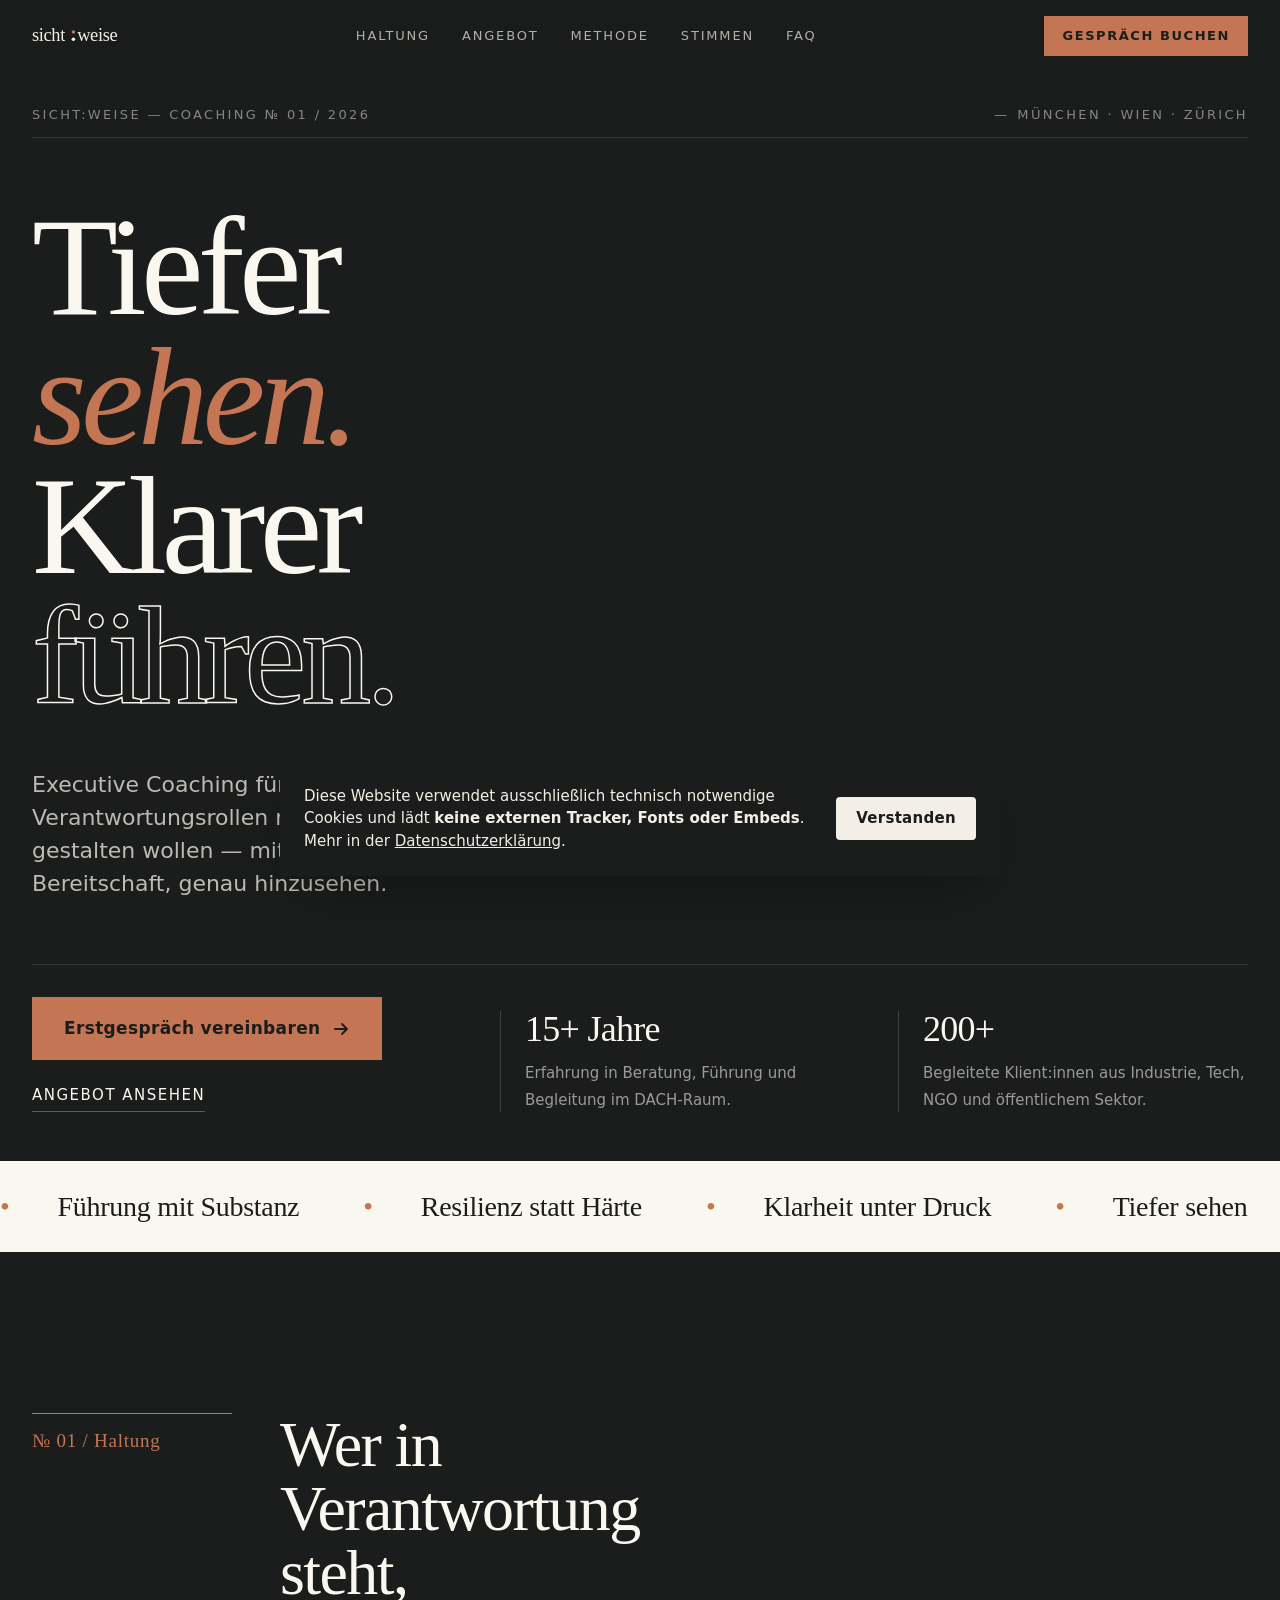
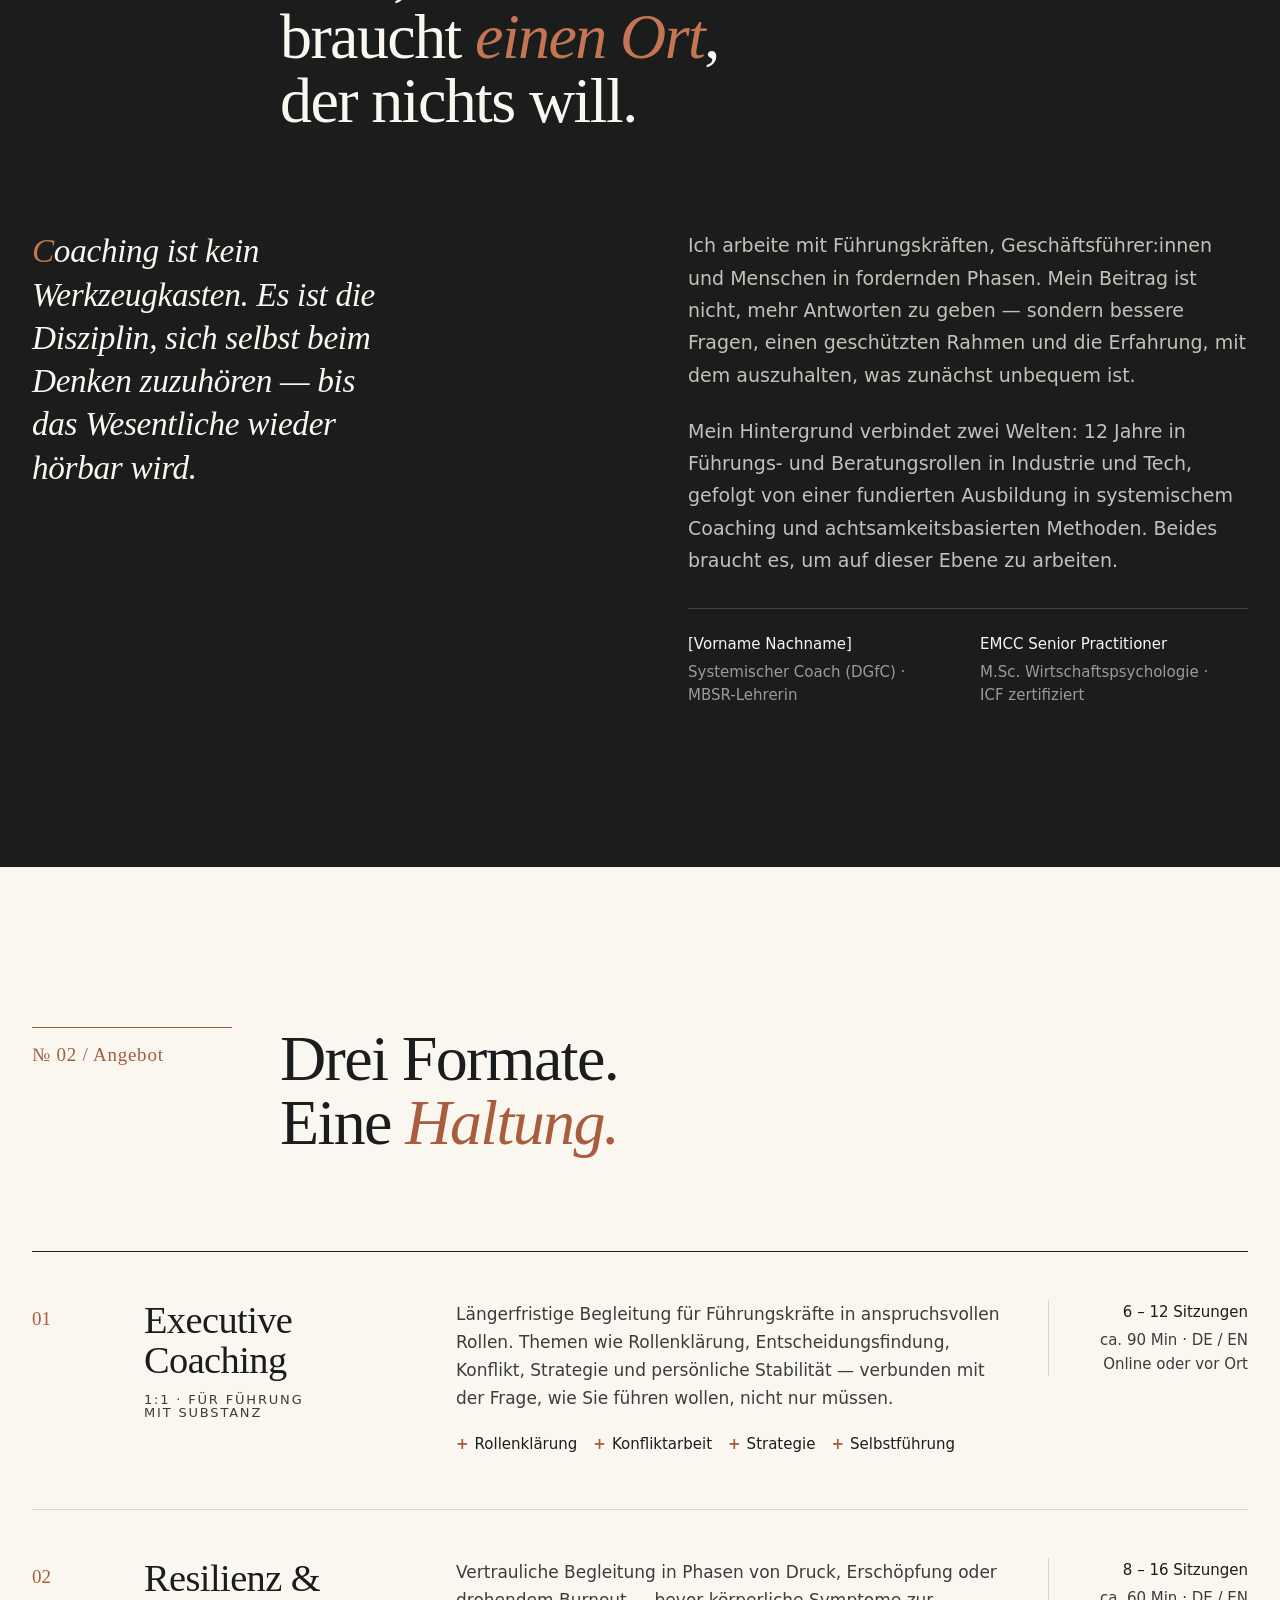
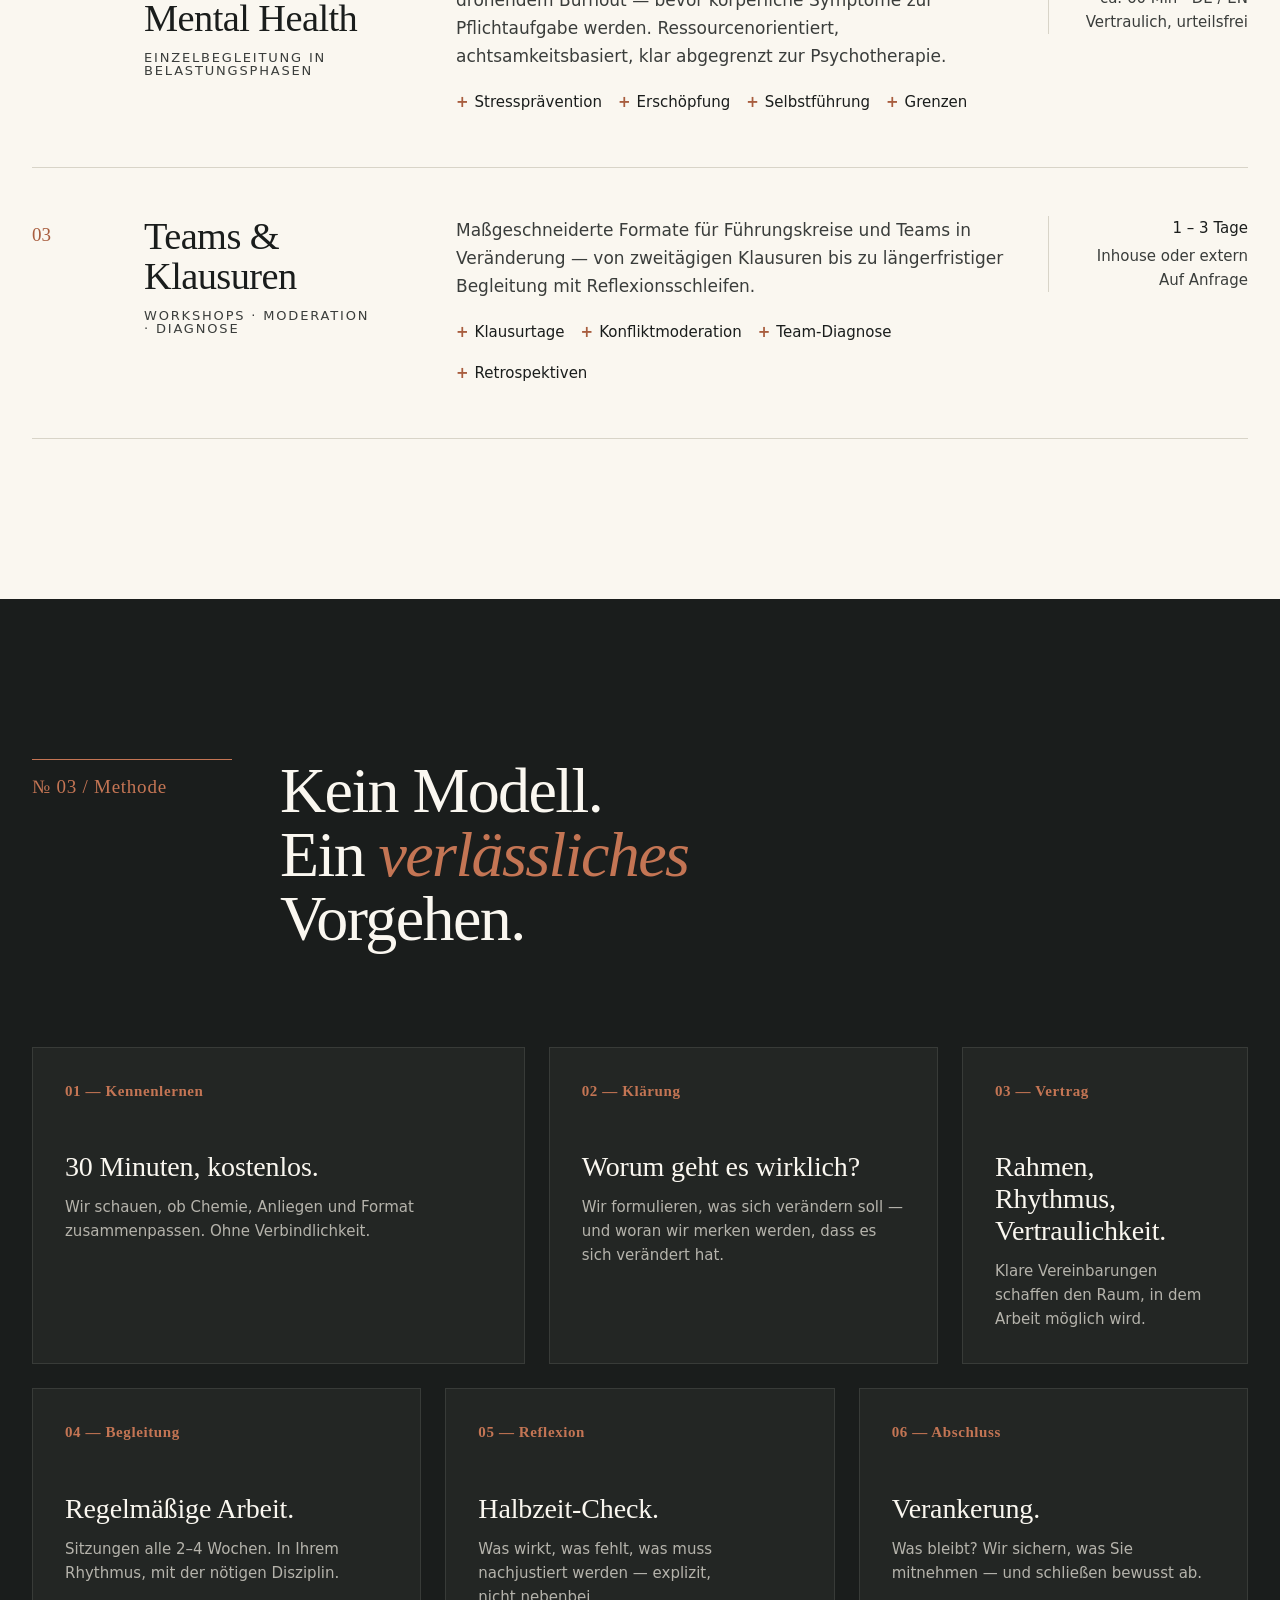
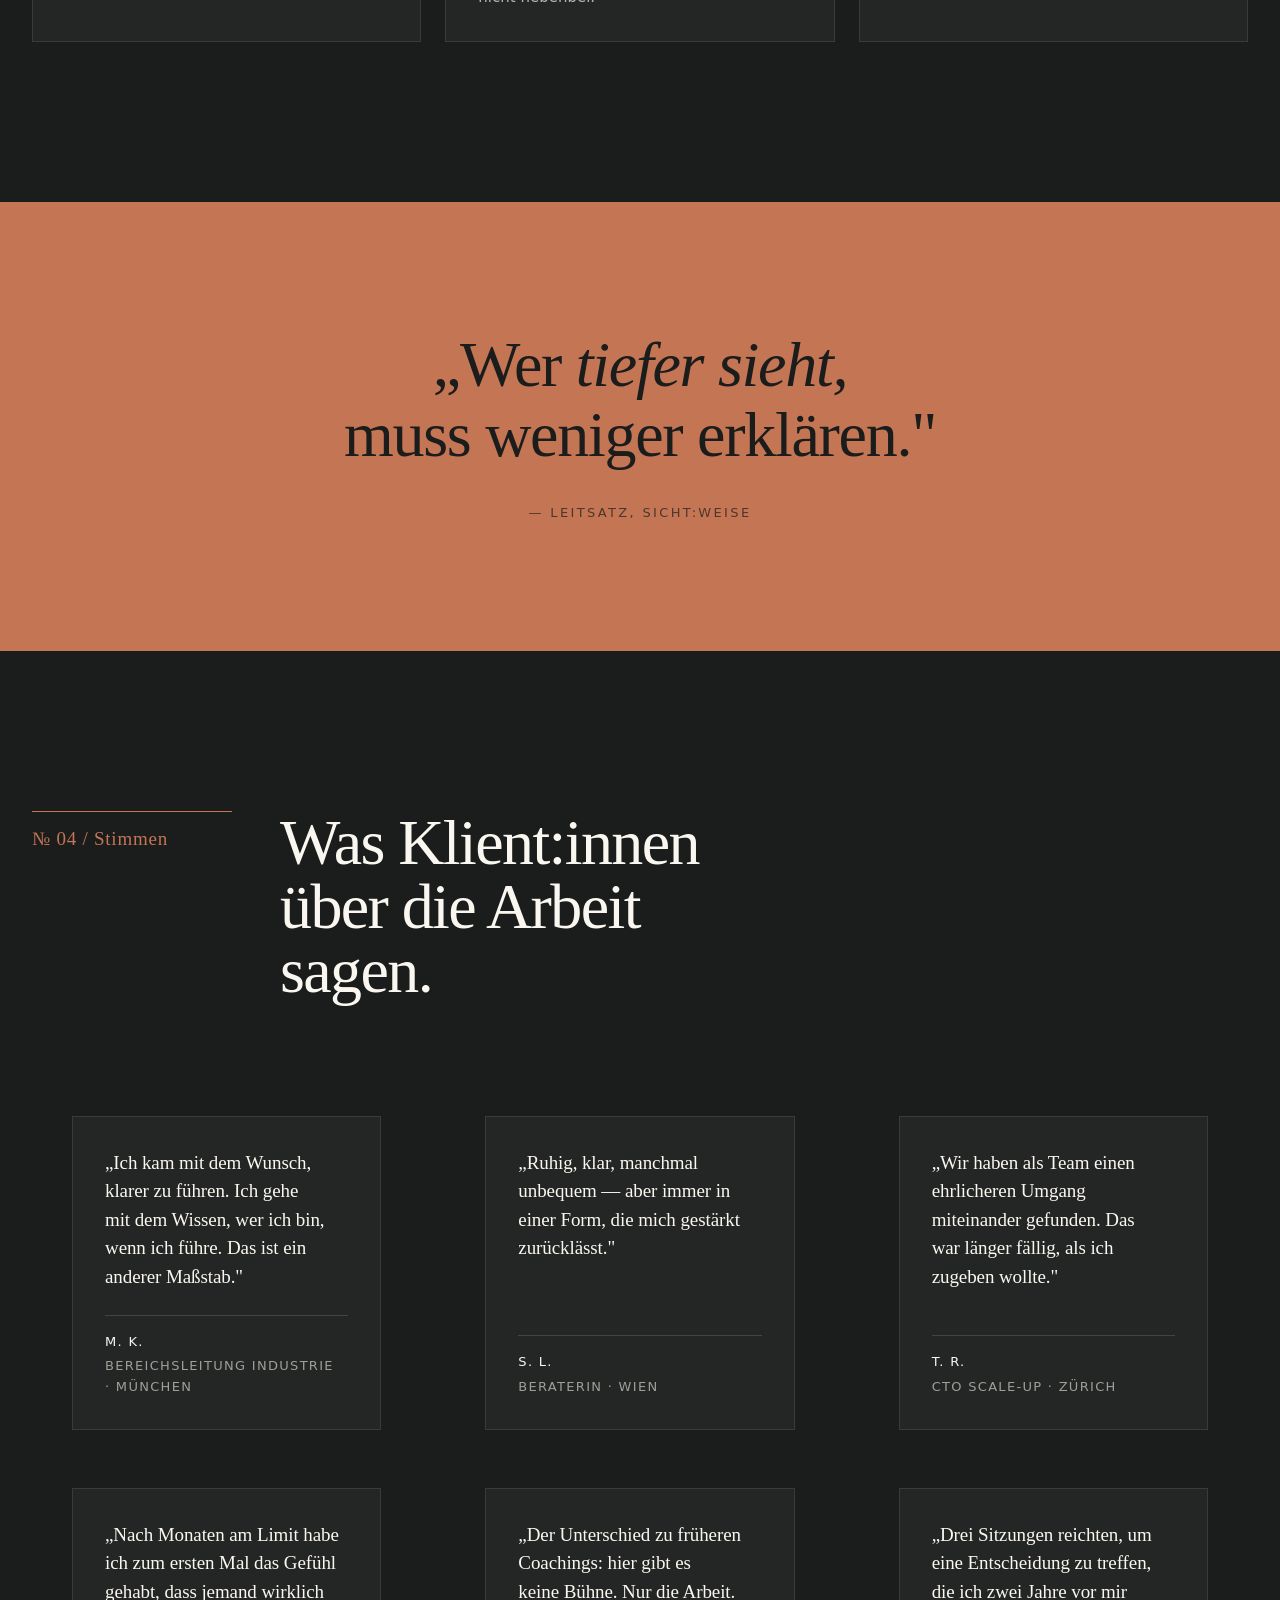
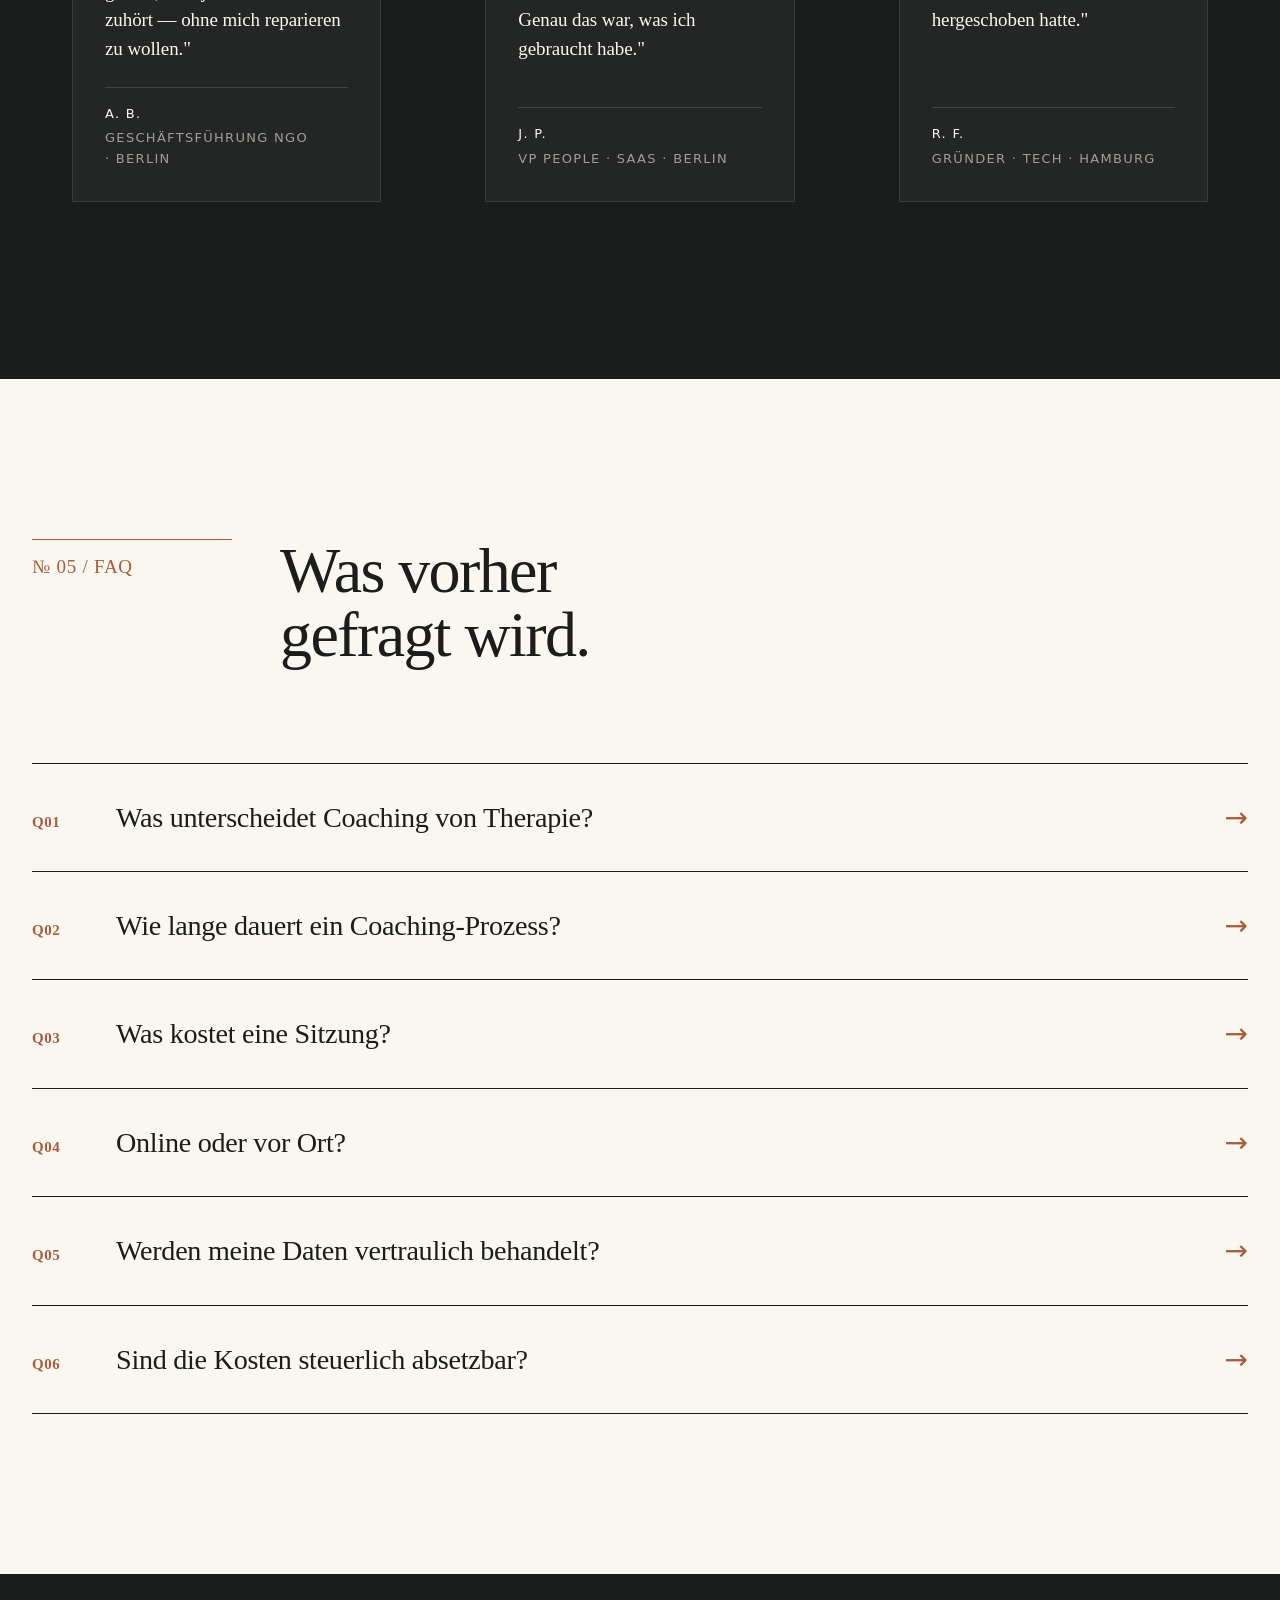
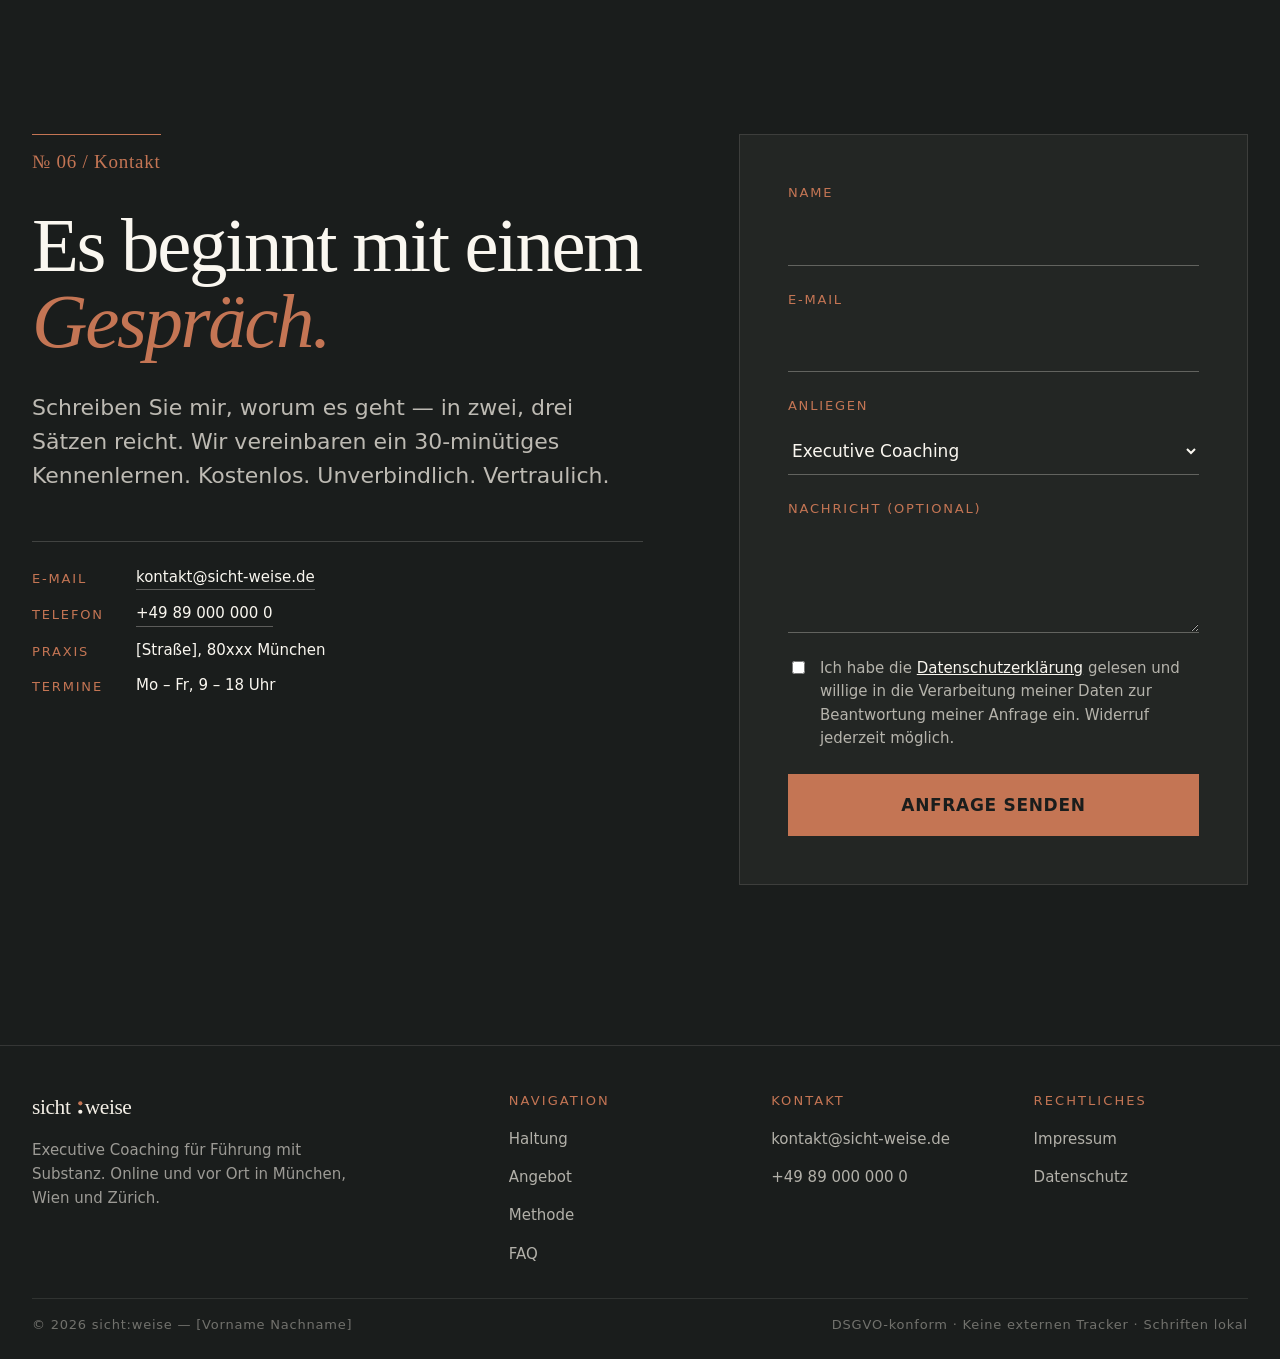
<file: version-b-tiefe.html>
<!DOCTYPE html>
<html lang="de">
<head>
<meta charset="UTF-8" />
<meta name="viewport" content="width=device-width, initial-scale=1" />
<title>sicht:weise — Executive Coaching für Führung mit Substanz | [Vorname Nachname]</title>
<meta name="description" content="sicht:weise — Executive Coaching für Führungskräfte im DACH-Raum. Klarheit, Resilienz und Tiefe für anspruchsvolle Rollen. München · Wien · Zürich · Online." />
<meta name="robots" content="index, follow" />
<meta name="author" content="[Vorname Nachname]" />
<link rel="canonical" href="https://www.sicht-weise.de/" />

<!-- OpenGraph -->
<meta property="og:type" content="website" />
<meta property="og:locale" content="de_DE" />
<meta property="og:site_name" content="sicht:weise" />
<meta property="og:title" content="sicht:weise — Executive Coaching für Führung mit Substanz" />
<meta property="og:description" content="Klarheit, Resilienz und Tiefe für anspruchsvolle Rollen." />
<meta property="og:url" content="https://www.sicht-weise.de/" />
<meta property="og:image" content="https://www.sicht-weise.de/assets/og-image.jpg" />
<meta name="twitter:card" content="summary_large_image" />

<link rel="icon" type="image/svg+xml" href="assets/logo-mark.svg" />
<link rel="alternate" hreflang="de" href="https://www.sicht-weise.de/" />

<link rel="stylesheet" href="styles/tokens.css" />
<style>
  /* Version B — Tiefe: editorial, bold display type, asymmetric, ink-dominant */

  body { background: var(--ink); color: var(--cream); }

  /* ---- Nav ---- */
  .nav-b {
    position: sticky; top: 0; z-index: 50;
    background: rgba(26,29,28,0.82);
    backdrop-filter: saturate(160%) blur(10px);
    -webkit-backdrop-filter: saturate(160%) blur(10px);
    border-bottom: 1px solid transparent;
    transition: border-color 0.3s;
  }
  .nav-b.is-scrolled { border-color: rgba(244,239,230,0.1); }
  .nav-b__inner {
    max-width: 1320px;
    margin: 0 auto;
    padding: var(--s-4) var(--s-6);
    display: grid;
    grid-template-columns: auto 1fr auto;
    align-items: center;
    gap: var(--s-7);
  }
  .nav-b__logo { height: 24px; }
  .nav-b__links {
    display: flex; gap: var(--s-6); justify-content: center;
    font-size: var(--t-xs);
    text-transform: uppercase;
    letter-spacing: 0.14em;
    color: rgba(244,239,230,0.7);
  }
  .nav-b__links a { text-decoration: none; transition: color 0.2s; }
  .nav-b__links a:hover { color: var(--clay); }
  .nav-b__cta {
    text-decoration: none;
    color: var(--ink); background: var(--clay);
    padding: 10px 18px;
    font-size: var(--t-xs);
    letter-spacing: 0.12em;
    text-transform: uppercase;
    font-weight: 600;
    transition: background 0.2s;
  }
  .nav-b__cta:hover { background: #d8825d; }
  @media (max-width: 840px) {
    .nav-b__links { display: none; }
    .nav-b__inner { grid-template-columns: 1fr auto; }
  }

  /* ---- HERO — editorial cover ---- */
  .cover {
    position: relative;
    min-height: calc(100vh - 60px);
    max-width: 1320px;
    margin: 0 auto;
    padding: var(--s-6) var(--s-6) var(--s-7);
    display: grid;
    grid-template-columns: 1fr;
    grid-template-rows: auto 1fr auto;
    overflow: hidden;
  }
  .cover__top {
    display: flex; justify-content: space-between;
    font-size: var(--t-xs);
    letter-spacing: 0.18em;
    text-transform: uppercase;
    color: rgba(244,239,230,0.5);
    border-bottom: 1px solid rgba(244,239,230,0.12);
    padding-bottom: var(--s-3);
  }
  .cover__top span:last-child::before { content: "—"; margin-right: var(--s-2); color: var(--clay); }
  .cover__main {
    display: grid;
    grid-template-columns: 1fr;
    align-content: center;
    padding: var(--s-8) 0;
    position: relative;
  }
  .cover__h1 {
    font-family: var(--serif);
    font-weight: 400;
    font-size: clamp(64px, 11vw, 180px);
    line-height: 0.92;
    letter-spacing: -0.04em;
    color: var(--paper);
    max-width: 14ch;
  }
  .cover__h1 .l-italic { font-style: italic; color: var(--clay); display: inline-block; }
  .cover__h1 .l-outline {
    color: transparent;
    -webkit-text-stroke: 1.5px var(--paper);
    text-stroke: 1.5px var(--paper);
  }
  .cover__lede {
    margin-top: var(--s-7);
    max-width: 46ch;
    font-size: var(--t-lg);
    line-height: 1.5;
    color: rgba(244,239,230,0.75);
  }
  .cover__bottom {
    display: grid;
    grid-template-columns: 1.2fr 1fr 1fr;
    gap: var(--s-7);
    align-items: end;
    padding-top: var(--s-6);
    border-top: 1px solid rgba(244,239,230,0.12);
  }
  .cover__cta-row { display: flex; gap: var(--s-5); align-items: center; flex-wrap: wrap; }
  .btn-clay {
    text-decoration: none;
    padding: 18px 32px;
    background: var(--clay);
    color: var(--ink);
    font-size: var(--t-base);
    font-weight: 600;
    letter-spacing: 0.02em;
    display: inline-flex; align-items: center; gap: var(--s-3);
    transition: background 0.2s;
  }
  .btn-clay:hover { background: #d8825d; }
  .btn-link-b {
    text-decoration: none;
    color: var(--paper);
    font-size: var(--t-sm);
    letter-spacing: 0.1em;
    text-transform: uppercase;
    border-bottom: 1px solid rgba(244,239,230,0.3);
    padding-bottom: 4px;
    transition: border-color 0.2s, color 0.2s;
  }
  .btn-link-b:hover { color: var(--clay); border-color: var(--clay); }
  .cover__factoid {
    border-left: 1px solid rgba(244,239,230,0.18);
    padding-left: var(--s-5);
  }
  .cover__factoid b {
    display: block;
    font-family: var(--serif);
    font-weight: 400;
    font-size: var(--t-2xl);
    line-height: 1;
    color: var(--paper);
    letter-spacing: -0.02em;
    margin-bottom: var(--s-3);
  }
  .cover__factoid span { font-size: var(--t-sm); color: rgba(244,239,230,0.6); line-height: 1.5; }
  @media (max-width: 960px) {
    .cover__bottom { grid-template-columns: 1fr; gap: var(--s-5); }
    .cover__h1 { font-size: clamp(56px, 14vw, 110px); }
  }

  /* ---- Marquee strip ---- */
  .marquee {
    background: var(--paper); color: var(--ink);
    padding: var(--s-5) 0;
    overflow: hidden;
    border-top: 1px solid var(--ink);
    border-bottom: 1px solid var(--ink);
  }
  .marquee__inner {
    display: flex; gap: var(--s-8);
    animation: marquee 40s linear infinite;
    white-space: nowrap;
    width: max-content;
  }
  .marquee span { font-family: var(--serif); font-size: var(--t-xl); letter-spacing: -0.01em; }
  .marquee span::before { content: "•"; color: var(--clay); margin-right: var(--s-7); }
  @keyframes marquee { to { transform: translateX(-50%); } }

  /* ---- Section base (dark) ---- */
  .sec-b { padding: var(--s-11) var(--s-6); position: relative; }
  .sec-b__inner { max-width: 1320px; margin: 0 auto; }
  .sec-b__head {
    display: grid;
    grid-template-columns: 200px 1fr;
    gap: var(--s-7);
    margin-bottom: var(--s-9);
    align-items: start;
  }
  .sec-b__num {
    font-family: var(--serif);
    font-size: var(--t-md);
    color: var(--clay);
    letter-spacing: 0.04em;
    padding-top: 12px;
    border-top: 1px solid var(--clay);
    align-self: start;
  }
  .sec-b__title {
    font-family: var(--serif);
    font-weight: 400;
    font-size: clamp(40px, 5vw, 80px);
    line-height: 1.0;
    letter-spacing: -0.025em;
    color: var(--paper);
    max-width: 14ch;
  }
  .sec-b__title em { font-style: italic; color: var(--clay); }
  @media (max-width: 760px) { .sec-b__head { grid-template-columns: 1fr; gap: var(--s-4); } }

  /* ---- Manifesto / About ---- */
  .manifesto__grid { display: grid; grid-template-columns: 1fr 1fr; gap: var(--s-9); }
  .manifesto__lead {
    font-family: var(--serif);
    font-style: italic;
    font-size: clamp(24px, 2.6vw, 36px);
    line-height: 1.3;
    color: var(--paper);
    letter-spacing: -0.01em;
    max-width: 22ch;
  }
  .manifesto__lead::first-letter { color: var(--clay); }
  .manifesto__body p {
    font-size: var(--t-md);
    line-height: 1.7;
    color: rgba(244,239,230,0.78);
    margin-bottom: var(--s-5);
    max-width: 54ch;
  }
  .manifesto__sig {
    margin-top: var(--s-6);
    padding-top: var(--s-5);
    border-top: 1px solid rgba(244,239,230,0.18);
    display: grid;
    grid-template-columns: 1fr 1fr;
    gap: var(--s-5);
    font-size: var(--t-sm);
    color: rgba(244,239,230,0.6);
  }
  .manifesto__sig strong { display: block; color: var(--paper); font-weight: 500; margin-bottom: 4px; }
  @media (max-width: 880px) { .manifesto__grid { grid-template-columns: 1fr; } }

  /* ---- Offer (services) ---- */
  .offer { background: var(--paper); color: var(--ink); }
  .offer .sec-b__title { color: var(--ink); }
  .offer .sec-b__title em { color: var(--clay-deep); }
  .offer .sec-b__num { color: var(--clay-deep); border-top-color: var(--clay-deep); }

  .offer__list { display: flex; flex-direction: column; border-top: 1px solid var(--ink); }
  .offer__item {
    display: grid;
    grid-template-columns: 80px 280px 1fr 200px;
    gap: var(--s-6);
    padding: var(--s-7) 0;
    border-bottom: 1px solid var(--line);
    align-items: start;
    transition: padding 0.3s;
  }
  .offer__item:hover { padding-left: var(--s-4); }
  .offer__num { font-family: var(--serif); font-size: var(--t-md); color: var(--clay-deep); padding-top: 4px; }
  .offer__heading {
    font-family: var(--serif);
    font-size: clamp(28px, 3vw, 44px);
    line-height: 1.05;
    color: var(--ink);
    font-weight: 400;
    letter-spacing: -0.015em;
  }
  .offer__heading small {
    display: block;
    font-family: var(--sans);
    font-size: var(--t-xs);
    color: var(--ink-soft);
    letter-spacing: 0.14em;
    text-transform: uppercase;
    margin-top: var(--s-3);
    font-weight: 500;
  }
  .offer__body { font-size: var(--t-base); line-height: 1.65; color: var(--ink-soft); max-width: 56ch; }
  .offer__body ul { margin-top: var(--s-4); display: flex; flex-wrap: wrap; gap: var(--s-2) var(--s-4); font-size: var(--t-sm); }
  .offer__body ul li { color: var(--ink); padding: 4px 0; }
  .offer__body ul li::before { content: "+"; color: var(--clay-deep); margin-right: 6px; font-weight: 600; }
  .offer__meta {
    text-align: right;
    font-size: var(--t-sm);
    color: var(--ink-soft);
    border-left: 1px solid var(--line);
    padding-left: var(--s-5);
    line-height: 1.6;
  }
  .offer__meta strong { display: block; color: var(--ink); font-weight: 500; margin-bottom: 4px; }
  @media (max-width: 1000px) {
    .offer__item { grid-template-columns: 60px 1fr; }
    .offer__heading { grid-column: 2; }
    .offer__body { grid-column: 2; }
    .offer__meta { grid-column: 2; text-align: left; border-left: 0; padding-left: 0; padding-top: var(--s-3); border-top: 1px solid var(--line); }
  }

  /* ---- Method (process) ---- */
  .method__grid {
    display: grid;
    grid-template-columns: repeat(12, 1fr);
    gap: var(--s-5);
    margin-top: var(--s-6);
  }
  .method__step {
    padding: var(--s-6);
    background: rgba(244,239,230,0.04);
    border: 1px solid rgba(244,239,230,0.1);
    position: relative;
    transition: border-color 0.3s, background 0.3s;
  }
  .method__step:hover { border-color: var(--clay); background: rgba(196,117,84,0.06); }
  .method__step:nth-child(1) { grid-column: span 5; min-height: 280px; }
  .method__step:nth-child(2) { grid-column: span 4; min-height: 240px; }
  .method__step:nth-child(3) { grid-column: span 3; min-height: 240px; }
  .method__step:nth-child(4) { grid-column: span 4; }
  .method__step:nth-child(5) { grid-column: span 4; }
  .method__step:nth-child(6) { grid-column: span 4; }
  .method__step b { font-family: var(--serif); font-size: var(--t-sm); color: var(--clay); display: block; margin-bottom: var(--s-7); letter-spacing: 0.04em; }
  .method__step h3 { font-family: var(--serif); font-weight: 400; font-size: var(--t-xl); line-height: 1.15; color: var(--paper); margin-bottom: var(--s-3); letter-spacing: -0.005em; }
  .method__step p { font-size: var(--t-sm); line-height: 1.6; color: rgba(244,239,230,0.7); }
  @media (max-width: 880px) {
    .method__grid { grid-template-columns: 1fr; }
    .method__step { grid-column: span 12 !important; min-height: auto !important; }
  }

  /* ---- Pull quote section ---- */
  .pull { background: var(--clay); color: var(--ink); padding: var(--s-10) var(--s-6); text-align: center; }
  .pull__inner { max-width: 1100px; margin: 0 auto; }
  .pull__q {
    font-family: var(--serif);
    font-size: clamp(36px, 5vw, 76px);
    line-height: 1.1;
    letter-spacing: -0.02em;
    color: var(--ink);
    font-weight: 400;
  }
  .pull__q em { font-style: italic; }
  .pull__attr { margin-top: var(--s-6); font-size: var(--t-xs); letter-spacing: 0.18em; text-transform: uppercase; color: var(--ink); opacity: 0.7; }

  /* ---- Voices ---- */
  .voices__grid { display: grid; grid-template-columns: repeat(3, 1fr); gap: var(--s-5); margin-top: var(--s-6); }
  .voice {
    padding: var(--s-6);
    background: rgba(244,239,230,0.04);
    border: 1px solid rgba(244,239,230,0.1);
    display: flex; flex-direction: column;
  }
  .voice__q { font-family: var(--serif); font-size: var(--t-md); line-height: 1.5; color: var(--paper); margin-bottom: var(--s-5); flex: 1; letter-spacing: -0.005em; }
  .voice__attr { padding-top: var(--s-4); border-top: 1px solid rgba(244,239,230,0.15); font-size: var(--t-xs); letter-spacing: 0.1em; text-transform: uppercase; color: rgba(244,239,230,0.6); }
  .voice__attr strong { display: block; color: var(--paper); margin-bottom: 4px; font-weight: 500; }
  @media (max-width: 880px) { .voices__grid { grid-template-columns: 1fr; } }

  /* ---- FAQ (dark) ---- */
  .faq-b { background: var(--paper); color: var(--ink); }
  .faq-b .sec-b__title { color: var(--ink); }
  .faq-b .sec-b__title em { color: var(--clay-deep); }
  .faq-b .sec-b__num { color: var(--clay-deep); border-top-color: var(--clay-deep); }

  .faq-b__list { margin-top: var(--s-5); }
  .faq-b__item { border-top: 1px solid var(--ink); }
  .faq-b__item:last-child { border-bottom: 1px solid var(--ink); }
  .faq-b__item summary {
    list-style: none;
    cursor: pointer;
    padding: var(--s-6) 0;
    display: grid;
    grid-template-columns: 60px 1fr 40px;
    gap: var(--s-5);
    align-items: baseline;
  }
  .faq-b__item summary::-webkit-details-marker { display: none; }
  .faq-b__item summary > b { font-family: var(--serif); font-size: var(--t-sm); color: var(--clay-deep); letter-spacing: 0.04em; }
  .faq-b__item summary > span { font-family: var(--serif); font-size: clamp(22px, 2.2vw, 32px); color: var(--ink); line-height: 1.2; font-weight: 400; letter-spacing: -0.01em; }
  .faq-b__item summary::after { content: "→"; color: var(--clay-deep); font-size: var(--t-xl); transition: transform 0.3s; text-align: right; }
  .faq-b__item[open] summary::after { transform: rotate(90deg); }
  .faq-b__answer { padding: 0 0 var(--s-7) 80px; font-size: var(--t-base); line-height: 1.7; color: var(--ink-soft); max-width: 70ch; }
  @media (max-width: 720px) {
    .faq-b__item summary { grid-template-columns: 40px 1fr 30px; gap: var(--s-3); }
    .faq-b__answer { padding-left: 50px; }
  }

  /* ---- Contact CTA ---- */
  .contact-b { padding: var(--s-11) var(--s-6); }
  .contact-b__inner { max-width: 1320px; margin: 0 auto; display: grid; grid-template-columns: 1.2fr 1fr; gap: var(--s-9); }
  .contact-b__copy h2 {
    font-family: var(--serif);
    font-weight: 400;
    font-size: clamp(48px, 6vw, 96px);
    line-height: 0.98;
    color: var(--paper);
    letter-spacing: -0.03em;
    margin-bottom: var(--s-6);
  }
  .contact-b__copy h2 em { font-style: italic; color: var(--clay); }
  .contact-b__copy > p { font-size: var(--t-lg); line-height: 1.55; color: rgba(244,239,230,0.75); margin-bottom: var(--s-7); max-width: 44ch; }
  .contact-b__direct { display: flex; flex-direction: column; gap: var(--s-3); padding-top: var(--s-5); border-top: 1px solid rgba(244,239,230,0.18); font-size: var(--t-sm); }
  .contact-b__direct > div { display: flex; gap: var(--s-5); }
  .contact-b__direct span:first-child { color: var(--clay); text-transform: uppercase; letter-spacing: 0.14em; font-size: var(--t-xs); width: 80px; flex-shrink: 0; padding-top: 3px; }
  .contact-b__direct a { color: var(--paper); text-decoration: none; border-bottom: 1px solid rgba(244,239,230,0.3); }
  .contact-b__direct a:hover { color: var(--clay); border-color: var(--clay); }

  .form-b { background: rgba(244,239,230,0.04); border: 1px solid rgba(244,239,230,0.12); padding: var(--s-7); }
  .form-b__row { margin-bottom: var(--s-5); display: flex; flex-direction: column; }
  .form-b__row label { font-size: var(--t-xs); letter-spacing: 0.14em; text-transform: uppercase; color: var(--clay); margin-bottom: var(--s-3); }
  .form-b__row input,
  .form-b__row select,
  .form-b__row textarea {
    font: 400 var(--t-base)/1.5 var(--sans);
    color: var(--paper);
    background: transparent;
    border: none;
    border-bottom: 1px solid rgba(244,239,230,0.3);
    padding: var(--s-3) 0;
    border-radius: 0;
    transition: border-color 0.2s;
  }
  .form-b__row select { color: var(--paper); }
  .form-b__row select option { background: var(--ink); color: var(--paper); }
  .form-b__row input:focus,
  .form-b__row select:focus,
  .form-b__row textarea:focus { outline: none; border-color: var(--clay); }
  .form-b__row textarea { resize: vertical; min-height: 100px; font-family: var(--sans); }
  .form-b__consent { display: flex; gap: var(--s-3); align-items: flex-start; margin: var(--s-5) 0; font-size: var(--t-sm); color: rgba(244,239,230,0.7); line-height: 1.55; }
  .form-b__consent input { margin-top: 4px; accent-color: var(--clay); flex-shrink: 0; }
  .form-b__consent a { color: var(--paper); }
  .form-b__submit { width: 100%; padding: 18px 24px; background: var(--clay); color: var(--ink); border: none; font-size: var(--t-base); font-weight: 600; letter-spacing: 0.04em; text-transform: uppercase; transition: background 0.2s; }
  .form-b__submit:hover { background: #d8825d; }
  @media (max-width: 960px) { .contact-b__inner { grid-template-columns: 1fr; gap: var(--s-7); } }

  /* ---- Footer (dark) ---- */
  .footer-b { border-top: 1px solid rgba(244,239,230,0.12); padding: var(--s-7) var(--s-6) var(--s-5); }
  .footer-b__inner { max-width: 1320px; margin: 0 auto; display: grid; grid-template-columns: 2fr 1fr 1fr 1fr; gap: var(--s-7); padding-bottom: var(--s-6); border-bottom: 1px solid rgba(244,239,230,0.1); }
  .footer-b__brand img { height: 28px; margin-bottom: var(--s-4); }
  .footer-b__brand p { font-size: var(--t-sm); line-height: 1.6; color: rgba(244,239,230,0.6); max-width: 320px; }
  .footer-b__col h4 { color: var(--clay); font-size: var(--t-xs); letter-spacing: 0.16em; text-transform: uppercase; margin-bottom: var(--s-4); font-weight: 500; }
  .footer-b__col ul { display: flex; flex-direction: column; gap: var(--s-3); }
  .footer-b__col a { color: rgba(244,239,230,0.7); text-decoration: none; font-size: var(--t-sm); transition: color 0.2s; }
  .footer-b__col a:hover { color: var(--paper); }
  .footer-b__bottom { max-width: 1320px; margin: 0 auto; padding-top: var(--s-4); display: flex; justify-content: space-between; flex-wrap: wrap; gap: var(--s-4); font-size: var(--t-xs); color: rgba(244,239,230,0.4); letter-spacing: 0.06em; }
  @media (max-width: 720px) { .footer-b__inner { grid-template-columns: 1fr 1fr; } }
</style>

<script type="application/ld+json">
{
  "@context": "https://schema.org",
  "@type": ["LocalBusiness", "ProfessionalService"],
  "name": "sicht:weise — Executive Coaching",
  "image": "https://www.sicht-weise.de/assets/og-image.jpg",
  "@id": "https://www.sicht-weise.de/",
  "url": "https://www.sicht-weise.de/",
  "telephone": "+49 89 0000000",
  "priceRange": "€€€",
  "address": {
    "@type": "PostalAddress",
    "streetAddress": "[Straße Hausnummer]",
    "addressLocality": "München",
    "postalCode": "[PLZ]",
    "addressCountry": "DE"
  },
  "areaServed": ["DE", "AT", "CH"],
  "founder": {
    "@type": "Person",
    "name": "[Vorname Nachname]",
    "jobTitle": "Executive Coach"
  },
  "knowsAbout": [
    "Executive Coaching",
    "Leadership Development",
    "Mental Health Coaching",
    "Burnout-Prävention",
    "Team-Workshops"
  ]
}
</script>
</head>

<body>
<a class="skip-link" href="#main">Zum Hauptinhalt springen</a>

<header class="nav-b" id="nav">
  <div class="nav-b__inner">
    <a href="index.html" aria-label="sicht:weise Startseite">
      <img class="nav-b__logo" src="assets/logo-light.svg" alt="sicht:weise" />
    </a>
    <nav class="nav-b__links" aria-label="Hauptnavigation">
      <a href="#manifesto">Haltung</a>
      <a href="#offer">Angebot</a>
      <a href="#method">Methode</a>
      <a href="#voices">Stimmen</a>
      <a href="#faq">FAQ</a>
    </nav>
    <a class="nav-b__cta" href="#contact">Gespräch buchen</a>
  </div>
</header>

<main id="main">

  <!-- ============ COVER / HERO ============ -->
  <section class="cover" aria-labelledby="cover-title">
    <div class="cover__top">
      <span>sicht:weise — Coaching № 01 / 2026</span>
      <span>München · Wien · Zürich</span>
    </div>

    <div class="cover__main">
      <h1 class="cover__h1" id="cover-title">
        Tiefer<br />
        <span class="l-italic">sehen.</span><br />
        Klarer<br />
        <span class="l-outline">führen.</span>
      </h1>
      <p class="cover__lede">
        Executive Coaching für Menschen, die in Verantwortungsrollen
        nicht funktionieren, sondern gestalten wollen — mit
        Substanz, Ruhe und der Bereitschaft, genau hinzusehen.
      </p>
    </div>

    <div class="cover__bottom">
      <div class="cover__cta-row">
        <a class="btn-clay" href="#contact">
          Erstgespräch vereinbaren
          <svg width="18" height="18" viewBox="0 0 18 18" fill="none" stroke="currentColor" stroke-width="1.8">
            <path d="M3 9h12M10 4l5 5-5 5" stroke-linecap="round" stroke-linejoin="round"/>
          </svg>
        </a>
        <a class="btn-link-b" href="#offer">Angebot ansehen</a>
      </div>
      <div class="cover__factoid">
        <b>15+ Jahre</b>
        <span>Erfahrung in Beratung, Führung und Begleitung im DACH-Raum.</span>
      </div>
      <div class="cover__factoid">
        <b>200+</b>
        <span>Begleitete Klient:innen aus Industrie, Tech, NGO und öffentlichem Sektor.</span>
      </div>
    </div>
  </section>

  <!-- ============ MARQUEE ============ -->
  <div class="marquee" aria-hidden="true">
    <div class="marquee__inner">
      <span>Führung mit Substanz</span>
      <span>Resilienz statt Härte</span>
      <span>Klarheit unter Druck</span>
      <span>Tiefer sehen</span>
      <span>Mental Health am Top</span>
      <span>Vertraulich · DSGVO-konform</span>
      <span>Führung mit Substanz</span>
      <span>Resilienz statt Härte</span>
      <span>Klarheit unter Druck</span>
      <span>Tiefer sehen</span>
      <span>Mental Health am Top</span>
      <span>Vertraulich · DSGVO-konform</span>
    </div>
  </div>

  <!-- ============ MANIFESTO ============ -->
  <section class="sec-b" id="manifesto" aria-labelledby="manifesto-title">
    <div class="sec-b__inner">
      <div class="sec-b__head">
        <div class="sec-b__num">№ 01 / Haltung</div>
        <h2 class="sec-b__title" id="manifesto-title">
          Wer in Verantwortung steht,<br />braucht <em>einen Ort</em>,<br />der nichts will.
        </h2>
      </div>

      <div class="manifesto__grid">
        <p class="manifesto__lead">
          Coaching ist kein Werkzeugkasten. Es ist die Disziplin, sich selbst
          beim Denken zuzuhören — bis das Wesentliche wieder hörbar wird.
        </p>
        <div class="manifesto__body">
          <p>
            Ich arbeite mit Führungskräften, Geschäftsführer:innen und Menschen
            in fordernden Phasen. Mein Beitrag ist nicht, mehr Antworten zu geben —
            sondern bessere Fragen, einen geschützten Rahmen und die Erfahrung,
            mit dem auszuhalten, was zunächst unbequem ist.
          </p>
          <p>
            Mein Hintergrund verbindet zwei Welten: 12 Jahre in Führungs- und
            Beratungsrollen in Industrie und Tech, gefolgt von einer fundierten
            Ausbildung in systemischem Coaching und achtsamkeitsbasierten
            Methoden. Beides braucht es, um auf dieser Ebene zu arbeiten.
          </p>
          <div class="manifesto__sig">
            <div>
              <strong>[Vorname Nachname]</strong>
              Systemischer Coach (DGfC) · MBSR-Lehrerin
            </div>
            <div>
              <strong>EMCC Senior Practitioner</strong>
              M.Sc. Wirtschaftspsychologie · ICF zertifiziert
            </div>
          </div>
        </div>
      </div>
    </div>
  </section>

  <!-- ============ OFFER ============ -->
  <section class="sec-b offer" id="offer" aria-labelledby="offer-title">
    <div class="sec-b__inner">
      <div class="sec-b__head">
        <div class="sec-b__num">№ 02 / Angebot</div>
        <h2 class="sec-b__title" id="offer-title">
          Drei Formate.<br />Eine <em>Haltung.</em>
        </h2>
      </div>

      <div class="offer__list">
        <article class="offer__item">
          <div class="offer__num">01</div>
          <h3 class="offer__heading">Executive Coaching<small>1:1 · für Führung mit Substanz</small></h3>
          <div class="offer__body">
            <p>
              Längerfristige Begleitung für Führungskräfte in anspruchsvollen Rollen.
              Themen wie Rollenklärung, Entscheidungsfindung, Konflikt, Strategie
              und persönliche Stabilität — verbunden mit der Frage, wie Sie
              führen wollen, nicht nur müssen.
            </p>
            <ul>
              <li>Rollenklärung</li>
              <li>Konfliktarbeit</li>
              <li>Strategie</li>
              <li>Selbstführung</li>
            </ul>
          </div>
          <div class="offer__meta">
            <strong>6 – 12 Sitzungen</strong>
            ca. 90 Min · DE / EN<br />
            Online oder vor Ort
          </div>
        </article>

        <article class="offer__item">
          <div class="offer__num">02</div>
          <h3 class="offer__heading">Resilienz &amp; Mental Health<small>Einzelbegleitung in Belastungsphasen</small></h3>
          <div class="offer__body">
            <p>
              Vertrauliche Begleitung in Phasen von Druck, Erschöpfung oder
              drohendem Burnout — bevor körperliche Symptome zur Pflichtaufgabe
              werden. Ressourcenorientiert, achtsamkeitsbasiert, klar abgegrenzt
              zur Psychotherapie.
            </p>
            <ul>
              <li>Stressprävention</li>
              <li>Erschöpfung</li>
              <li>Selbstführung</li>
              <li>Grenzen</li>
            </ul>
          </div>
          <div class="offer__meta">
            <strong>8 – 16 Sitzungen</strong>
            ca. 60 Min · DE / EN<br />
            Vertraulich, urteilsfrei
          </div>
        </article>

        <article class="offer__item">
          <div class="offer__num">03</div>
          <h3 class="offer__heading">Teams &amp; Klausuren<small>Workshops · Moderation · Diagnose</small></h3>
          <div class="offer__body">
            <p>
              Maßgeschneiderte Formate für Führungskreise und Teams in
              Veränderung — von zweitägigen Klausuren bis zu längerfristiger
              Begleitung mit Reflexionsschleifen.
            </p>
            <ul>
              <li>Klausurtage</li>
              <li>Konfliktmoderation</li>
              <li>Team-Diagnose</li>
              <li>Retrospektiven</li>
            </ul>
          </div>
          <div class="offer__meta">
            <strong>1 – 3 Tage</strong>
            Inhouse oder extern<br />
            Auf Anfrage
          </div>
        </article>
      </div>
    </div>
  </section>

  <!-- ============ METHOD ============ -->
  <section class="sec-b" id="method" aria-labelledby="method-title">
    <div class="sec-b__inner">
      <div class="sec-b__head">
        <div class="sec-b__num">№ 03 / Methode</div>
        <h2 class="sec-b__title" id="method-title">
          Kein Modell.<br />Ein <em>verlässliches</em><br />Vorgehen.
        </h2>
      </div>
      <div class="method__grid">
        <div class="method__step">
          <b>01 — Kennenlernen</b>
          <h3>30 Minuten, kostenlos.</h3>
          <p>Wir schauen, ob Chemie, Anliegen und Format zusammenpassen. Ohne Verbindlichkeit.</p>
        </div>
        <div class="method__step">
          <b>02 — Klärung</b>
          <h3>Worum geht es wirklich?</h3>
          <p>Wir formulieren, was sich verändern soll — und woran wir merken werden, dass es sich verändert hat.</p>
        </div>
        <div class="method__step">
          <b>03 — Vertrag</b>
          <h3>Rahmen, Rhythmus, Vertraulichkeit.</h3>
          <p>Klare Vereinbarungen schaffen den Raum, in dem Arbeit möglich wird.</p>
        </div>
        <div class="method__step">
          <b>04 — Begleitung</b>
          <h3>Regelmäßige Arbeit.</h3>
          <p>Sitzungen alle 2–4 Wochen. In Ihrem Rhythmus, mit der nötigen Disziplin.</p>
        </div>
        <div class="method__step">
          <b>05 — Reflexion</b>
          <h3>Halbzeit-Check.</h3>
          <p>Was wirkt, was fehlt, was muss nachjustiert werden — explizit, nicht nebenbei.</p>
        </div>
        <div class="method__step">
          <b>06 — Abschluss</b>
          <h3>Verankerung.</h3>
          <p>Was bleibt? Wir sichern, was Sie mitnehmen — und schließen bewusst ab.</p>
        </div>
      </div>
    </div>
  </section>

  <!-- ============ PULL QUOTE ============ -->
  <section class="pull" aria-label="Leitsatz">
    <div class="pull__inner">
      <p class="pull__q">
        „Wer <em>tiefer sieht,</em><br />
        muss weniger erklären."
      </p>
      <p class="pull__attr">— Leitsatz, sicht:weise</p>
    </div>
  </section>

  <!-- ============ VOICES ============ -->
  <section class="sec-b" id="voices" aria-labelledby="voices-title">
    <div class="sec-b__inner">
      <div class="sec-b__head">
        <div class="sec-b__num">№ 04 / Stimmen</div>
        <h2 class="sec-b__title" id="voices-title">
          Was Klient:innen<br />über die Arbeit sagen.
        </h2>
      </div>
      <div class="voices__grid">
        <blockquote class="voice">
          <p class="voice__q">„Ich kam mit dem Wunsch, klarer zu führen. Ich gehe mit dem Wissen, wer ich bin, wenn ich führe. Das ist ein anderer Maßstab."</p>
          <footer class="voice__attr"><strong>M. K.</strong>Bereichsleitung Industrie · München</footer>
        </blockquote>
        <blockquote class="voice">
          <p class="voice__q">„Ruhig, klar, manchmal unbequem — aber immer in einer Form, die mich gestärkt zurücklässt."</p>
          <footer class="voice__attr"><strong>S. L.</strong>Beraterin · Wien</footer>
        </blockquote>
        <blockquote class="voice">
          <p class="voice__q">„Wir haben als Team einen ehrlicheren Umgang miteinander gefunden. Das war länger fällig, als ich zugeben wollte."</p>
          <footer class="voice__attr"><strong>T. R.</strong>CTO Scale-up · Zürich</footer>
        </blockquote>
        <blockquote class="voice">
          <p class="voice__q">„Nach Monaten am Limit habe ich zum ersten Mal das Gefühl gehabt, dass jemand wirklich zuhört — ohne mich reparieren zu wollen."</p>
          <footer class="voice__attr"><strong>A. B.</strong>Geschäftsführung NGO · Berlin</footer>
        </blockquote>
        <blockquote class="voice">
          <p class="voice__q">„Der Unterschied zu früheren Coachings: hier gibt es keine Bühne. Nur die Arbeit. Genau das war, was ich gebraucht habe."</p>
          <footer class="voice__attr"><strong>J. P.</strong>VP People · SaaS · Berlin</footer>
        </blockquote>
        <blockquote class="voice">
          <p class="voice__q">„Drei Sitzungen reichten, um eine Entscheidung zu treffen, die ich zwei Jahre vor mir hergeschoben hatte."</p>
          <footer class="voice__attr"><strong>R. F.</strong>Gründer · Tech · Hamburg</footer>
        </blockquote>
      </div>
    </div>
  </section>

  <!-- ============ FAQ ============ -->
  <section class="sec-b faq-b" id="faq" aria-labelledby="faq-title">
    <div class="sec-b__inner">
      <div class="sec-b__head">
        <div class="sec-b__num">№ 05 / FAQ</div>
        <h2 class="sec-b__title" id="faq-title">
          Was vorher<br />gefragt wird.
        </h2>
      </div>
      <div class="faq-b__list">
        <details class="faq-b__item">
          <summary><b>Q01</b><span>Was unterscheidet Coaching von Therapie?</span></summary>
          <p class="faq-b__answer">Coaching ist eine zukunfts- und ressourcenorientierte Begleitung für Menschen in beruflichen oder persönlichen Veränderungsprozessen. Es ist kein Ersatz für Psychotherapie. Wenn Anzeichen einer behandlungsbedürftigen Erkrankung vorliegen, empfehle ich offen die Anbindung an ärztliche oder psychotherapeutische Versorgung — gerne auch parallel zur Begleitung.</p>
        </details>
        <details class="faq-b__item">
          <summary><b>Q02</b><span>Wie lange dauert ein Coaching-Prozess?</span></summary>
          <p class="faq-b__answer">Die meisten Prozesse umfassen 6 bis 12 Sitzungen über drei bis sechs Monate. Es gibt auch fokussierte Kurzformate von drei Sitzungen — etwa zur Entscheidungsklärung. Der Rahmen wird gemeinsam im Auftaktgespräch festgelegt.</p>
        </details>
        <details class="faq-b__item">
          <summary><b>Q03</b><span>Was kostet eine Sitzung?</span></summary>
          <p class="faq-b__answer">Eine Einzelsitzung dauert 60–90 Minuten. Honorare bewegen sich je nach Format zwischen 180 € und 320 € pro Sitzung. Für Unternehmen werden individuelle Angebote erstellt. Konditionen werden offen im Erstgespräch besprochen.</p>
        </details>
        <details class="faq-b__item">
          <summary><b>Q04</b><span>Online oder vor Ort?</span></summary>
          <p class="faq-b__answer">Beides ist möglich. Online wird über eine DSGVO-konforme Plattform gearbeitet. Vor-Ort-Sitzungen finden in München statt; auf Anfrage auch in Wien und Zürich.</p>
        </details>
        <details class="faq-b__item">
          <summary><b>Q05</b><span>Werden meine Daten vertraulich behandelt?</span></summary>
          <p class="faq-b__answer">Selbstverständlich. Es besteht berufliche Verschwiegenheit. Alle Daten werden DSGVO-konform behandelt; Details in der <a href="datenschutz.html">Datenschutzerklärung</a>.</p>
        </details>
        <details class="faq-b__item">
          <summary><b>Q06</b><span>Sind die Kosten steuerlich absetzbar?</span></summary>
          <p class="faq-b__answer">In vielen Fällen ja — etwa als Werbungskosten oder Betriebsausgabe. Bitte individuell mit der Steuerberatung abklären. Sie erhalten in jedem Fall eine ordnungsgemäße Rechnung.</p>
        </details>
      </div>
    </div>
  </section>

  <!-- ============ CONTACT ============ -->
  <section class="contact-b" id="contact" aria-labelledby="contact-title">
    <div class="contact-b__inner">
      <div class="contact-b__copy">
        <div class="sec-b__num" style="display: inline-block; margin-bottom: var(--s-6);">№ 06 / Kontakt</div>
        <h2 id="contact-title">
          Es beginnt mit einem <em>Gespräch.</em>
        </h2>
        <p>
          Schreiben Sie mir, worum es geht — in zwei, drei Sätzen reicht.
          Wir vereinbaren ein 30-minütiges Kennenlernen. Kostenlos.
          Unverbindlich. Vertraulich.
        </p>

        <div class="contact-b__direct">
          <div>
            <span>E-Mail</span>
            <a href="mailto:kontakt@sicht-weise.de">kontakt@sicht-weise.de</a>
          </div>
          <div>
            <span>Telefon</span>
            <a href="tel:+49890000000">+49 89 000 000 0</a>
          </div>
          <div>
            <span>Praxis</span>
            <span style="color: var(--paper);">[Straße], 80xxx München</span>
          </div>
          <div>
            <span>Termine</span>
            <span style="color: var(--paper);">Mo – Fr, 9 – 18 Uhr</span>
          </div>
        </div>
      </div>

      <form class="form-b" method="post" action="#" novalidate aria-label="Kontaktformular">
        <div class="form-b__row">
          <label for="fb-name">Name</label>
          <input type="text" id="fb-name" name="name" required autocomplete="name" />
        </div>
        <div class="form-b__row">
          <label for="fb-email">E-Mail</label>
          <input type="email" id="fb-email" name="email" required autocomplete="email" />
        </div>
        <div class="form-b__row">
          <label for="fb-topic">Anliegen</label>
          <select id="fb-topic" name="topic">
            <option value="executive">Executive Coaching</option>
            <option value="mental">Resilienz / Mental Health</option>
            <option value="team">Team / Klausur</option>
            <option value="other">Etwas anderes</option>
          </select>
        </div>
        <div class="form-b__row">
          <label for="fb-message">Nachricht (optional)</label>
          <textarea id="fb-message" name="message" rows="3"></textarea>
        </div>
        <label class="form-b__consent">
          <input type="checkbox" id="fb-consent" name="consent" required />
          <span>
            Ich habe die <a href="datenschutz.html">Datenschutzerklärung</a> gelesen
            und willige in die Verarbeitung meiner Daten zur Beantwortung meiner Anfrage ein.
            Widerruf jederzeit möglich.
          </span>
        </label>
        <button type="submit" class="form-b__submit">Anfrage senden</button>
      </form>
    </div>
  </section>

</main>

<!-- ============ FOOTER ============ -->
<footer class="footer-b" aria-label="Fußbereich">
  <div class="footer-b__inner">
    <div class="footer-b__brand">
      <img src="assets/logo-light.svg" alt="sicht:weise" />
      <p>Executive Coaching für Führung mit Substanz. Online und vor Ort in München, Wien und Zürich.</p>
    </div>
    <div class="footer-b__col">
      <h4>Navigation</h4>
      <ul>
        <li><a href="#manifesto">Haltung</a></li>
        <li><a href="#offer">Angebot</a></li>
        <li><a href="#method">Methode</a></li>
        <li><a href="#faq">FAQ</a></li>
      </ul>
    </div>
    <div class="footer-b__col">
      <h4>Kontakt</h4>
      <ul>
        <li><a href="mailto:kontakt@sicht-weise.de">kontakt@sicht-weise.de</a></li>
        <li><a href="tel:+49890000000">+49 89 000 000 0</a></li>
      </ul>
    </div>
    <div class="footer-b__col">
      <h4>Rechtliches</h4>
      <ul>
        <li><a href="impressum.html">Impressum</a></li>
        <li><a href="datenschutz.html">Datenschutz</a></li>
      </ul>
    </div>
  </div>
  <div class="footer-b__bottom">
    <span>© 2026 sicht:weise — [Vorname Nachname]</span>
    <span>DSGVO-konform · Keine externen Tracker · Schriften lokal</span>
  </div>
</footer>

<div class="cookie-banner" id="cookie-banner" role="region" aria-label="Cookie-Hinweis" hidden>
  <p>
    Diese Website verwendet ausschließlich technisch notwendige Cookies und lädt
    <strong>keine externen Tracker, Fonts oder Embeds</strong>. Mehr in der
    <a href="datenschutz.html">Datenschutzerklärung</a>.
  </p>
  <button type="button" id="cookie-ok">Verstanden</button>
</div>

<script>
  (function () {
    var nav = document.getElementById('nav');
    function onScroll() {
      if (window.scrollY > 8) nav.classList.add('is-scrolled');
      else nav.classList.remove('is-scrolled');
    }
    window.addEventListener('scroll', onScroll, { passive: true });
    onScroll();
  })();

  (function () {
    var banner = document.getElementById('cookie-banner');
    var key = 'sw-cookie-ack';
    try { if (!localStorage.getItem(key)) banner.hidden = false; }
    catch (e) { banner.hidden = false; }
    document.getElementById('cookie-ok').addEventListener('click', function () {
      banner.hidden = true;
      try { localStorage.setItem(key, '1'); } catch (e) {}
    });
  })();

  document.querySelector('form.form-b').addEventListener('submit', function (e) {
    e.preventDefault();
    var consent = document.getElementById('fb-consent');
    if (!consent.checked) { consent.focus(); return; }
    alert('Danke! In der Live-Version wird Ihre Nachricht hier sicher verschickt.');
  });
</script>
</body>
</html>
</file>
<file: styles/tokens.css>
/* sicht:weise — design tokens
   No external font loading (DSGVO: keine externen Schriften nachgeladen). */

:root {
  /* ── Core palette ─────────────────────────────────── */
  --ink:        #1a1d1c;   /* near-black, primary BG + type */
  --ink-soft:   #3a3d3b;   /* secondary text */
  --ink-mute:   #6c6f6c;   /* tertiary, captions */
  --cream:      #f4efe6;   /* warm off-white */
  --cream-deep: #ebe5d8;   /* card / section BG */
  --paper:      #faf7f0;   /* lightest BG */
  --sage:       #6b7a5a;
  --sage-deep:  #4a5640;
  --sage-mist:  #c8cfc0;
  --clay:       #c47554;   /* primary accent — terracotta */
  --clay-deep:  #a85d3e;
  --line:       #d8d4c8;
  --line-soft:  #e6e1d4;

  /* ── Type stacks — system only, no @font-face ─────── */
  --serif: "Iowan Old Style", "Palatino Linotype", "Palatino",
           "Book Antiqua", Georgia, "Times New Roman", serif;
  --sans:  ui-sans-serif, system-ui, -apple-system, "Segoe UI",
           "Helvetica Neue", Helvetica, Arial, sans-serif;
  --mono:  ui-monospace, "SF Mono", Menlo, Consolas, monospace;

  /* ── Spacing — 4px grid ───────────────────────────── */
  --s-1:  4px;
  --s-2:  8px;
  --s-3:  12px;
  --s-4:  16px;
  --s-5:  24px;
  --s-6:  32px;
  --s-7:  48px;
  --s-8:  64px;
  --s-9:  96px;
  --s-10: 128px;
  --s-11: 160px;

  /* ── Type scale ───────────────────────────────────── */
  --t-xs:   13px;
  --t-sm:   15px;
  --t-base: 17px;
  --t-md:   19px;
  --t-lg:   22px;
  --t-xl:   28px;
  --t-2xl:  36px;
  --t-3xl:  48px;
  --t-4xl:  64px;
  --t-5xl:  88px;
  --t-6xl:  120px;

  /* ── Radii / containers ───────────────────────────── */
  --radius-sm: 2px;
  --radius:    4px;
  --radius-lg: 10px;
  --container: 1320px;
  --measure:   64ch;
}

/* ── Minimal reset ────────────────────────────────────── */
*, *::before, *::after { box-sizing: border-box; }
html { -webkit-text-size-adjust: 100%; scroll-behavior: smooth; }
body {
  margin: 0;
  font-family: var(--sans);
  font-size: var(--t-base);
  line-height: 1.55;
  color: var(--ink);
  background: var(--cream);
  -webkit-font-smoothing: antialiased;
  text-rendering: optimizeLegibility;
  text-wrap: pretty;
}
img, svg, video { display: block; max-width: 100%; height: auto; }
a { color: inherit; }
button { font: inherit; cursor: pointer; }
h1, h2, h3, h4, h5, h6 { margin: 0; font-weight: 500; line-height: 1.1; }
p { margin: 0; }
ul, ol { margin: 0; padding: 0; list-style: none; }

/* ── Skip link ────────────────────────────────────────── */
.skip-link {
  position: absolute; left: -9999px; top: 0;
  background: var(--ink); color: var(--cream);
  padding: var(--s-3) var(--s-4); z-index: 1000;
  text-decoration: none;
}
.skip-link:focus { left: var(--s-4); top: var(--s-4); }

/* ── Portrait placeholder ─────────────────────────────── */
.portrait-placeholder {
  position: relative;
  background: linear-gradient(160deg, var(--sage-mist), var(--cream-deep));
  overflow: hidden;
}
.portrait-placeholder::before {
  content: "";
  position: absolute; inset: 0;
  background:
    radial-gradient(ellipse at 50% 35%, rgba(107,122,90,0.35), transparent 55%),
    radial-gradient(ellipse at 50% 75%, rgba(196,117,84,0.18), transparent 60%);
}
.portrait-placeholder::after {
  content: "Portrait \00B7 Platzhalter";
  position: absolute; left: 50%; bottom: var(--s-4);
  transform: translateX(-50%);
  font: 500 11px/1 var(--sans);
  letter-spacing: 0.12em;
  text-transform: uppercase;
  color: var(--ink-soft);
  background: rgba(244,239,230,0.85);
  padding: 6px 10px;
  border-radius: 999px;
}

/* ── Cookie banner ────────────────────────────────────── */
.cookie-banner {
  position: fixed; left: 50%; bottom: var(--s-5);
  transform: translateX(-50%);
  width: min(720px, calc(100% - var(--s-5) * 2));
  background: var(--ink); color: var(--cream);
  padding: var(--s-5);
  display: flex; gap: var(--s-5);
  align-items: center; flex-wrap: wrap;
  font-size: var(--t-sm); line-height: 1.5;
  z-index: 900;
  box-shadow: 0 24px 60px -20px rgba(0,0,0,0.35);
}
.cookie-banner[hidden] { display: none !important; }
.cookie-banner p { flex: 1 1 280px; }
.cookie-banner a { text-decoration: underline; color: var(--cream); }
.cookie-banner button {
  background: var(--cream); color: var(--ink);
  border: none; padding: 10px 20px;
  font-weight: 600; font-size: var(--t-sm);
  letter-spacing: 0.02em;
  border-radius: var(--radius);
}
.cookie-banner button:hover { background: #fff; }

/* ── Reduced motion ───────────────────────────────────── */
@media (prefers-reduced-motion: reduce) {
  *, *::before, *::after {
    animation-duration: 0.001ms !important;
    transition-duration: 0.001ms !important;
  }
  html { scroll-behavior: auto; }
}
</file>
